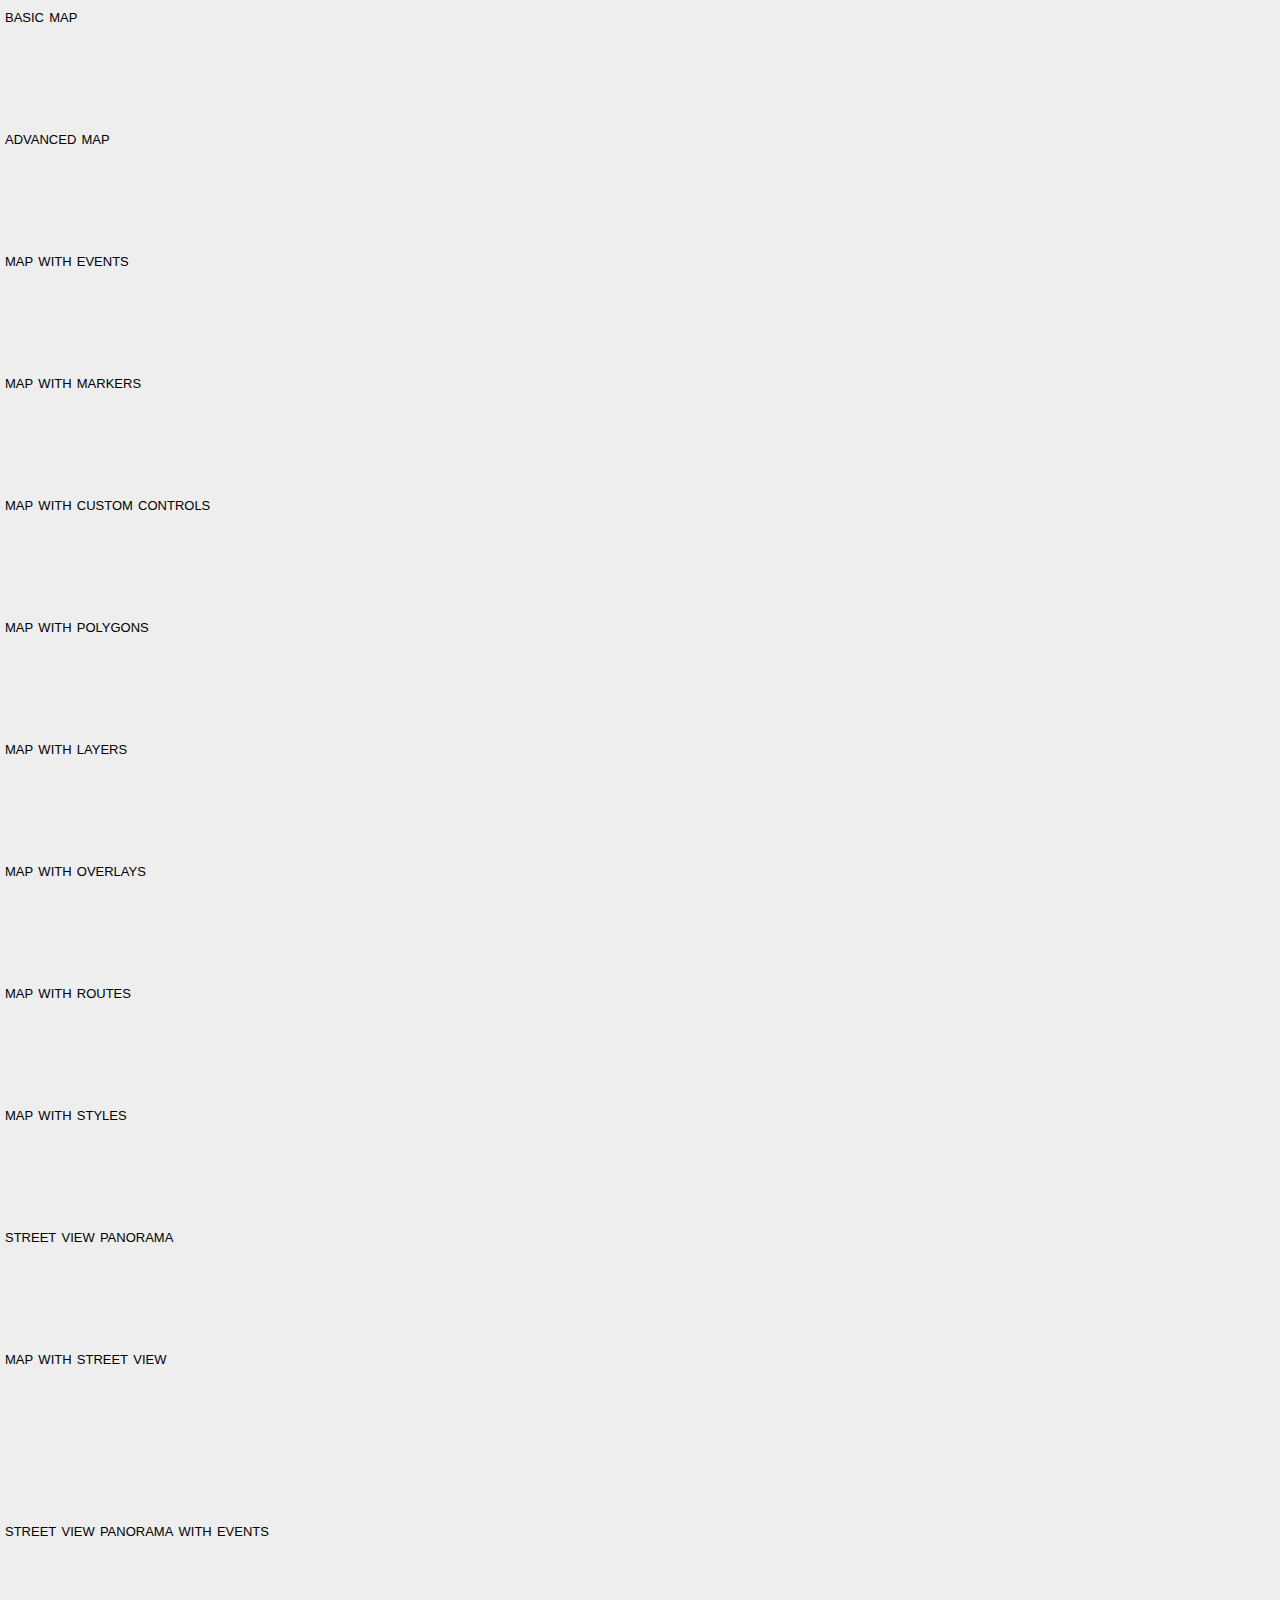
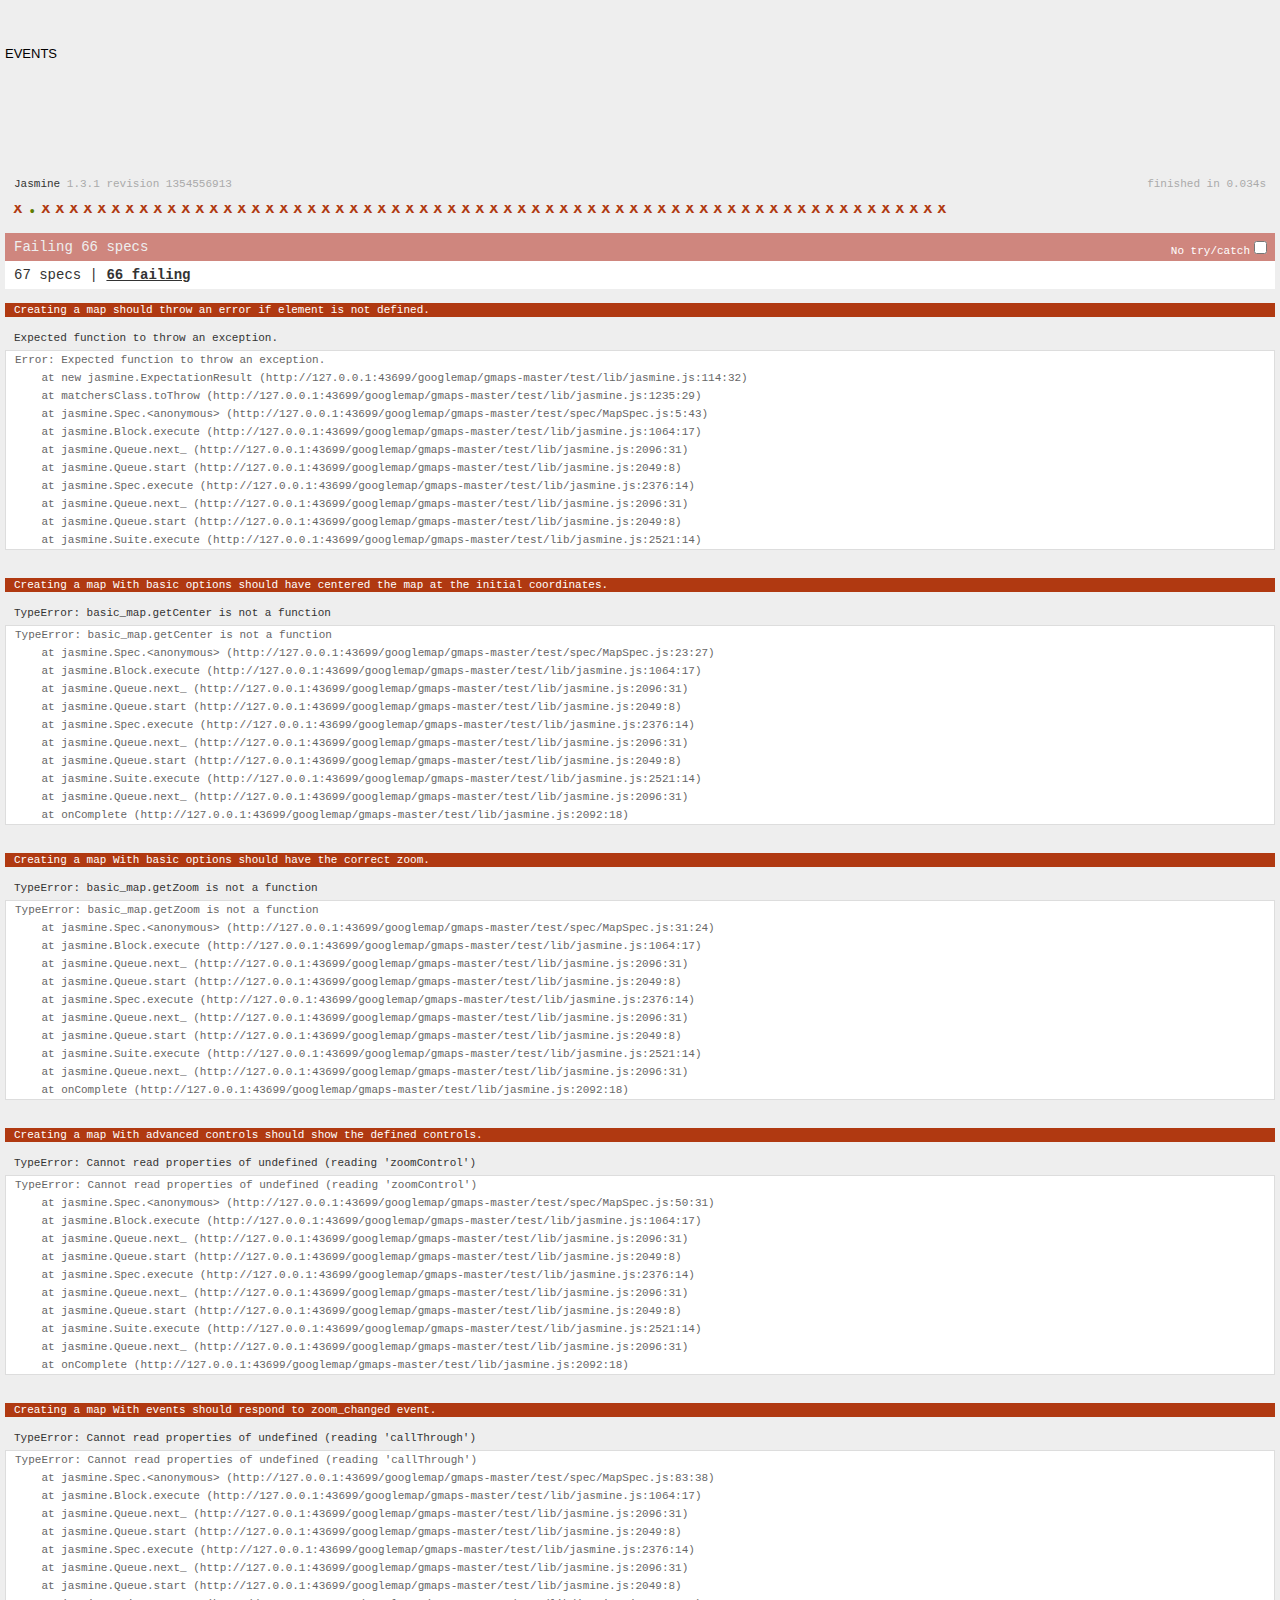
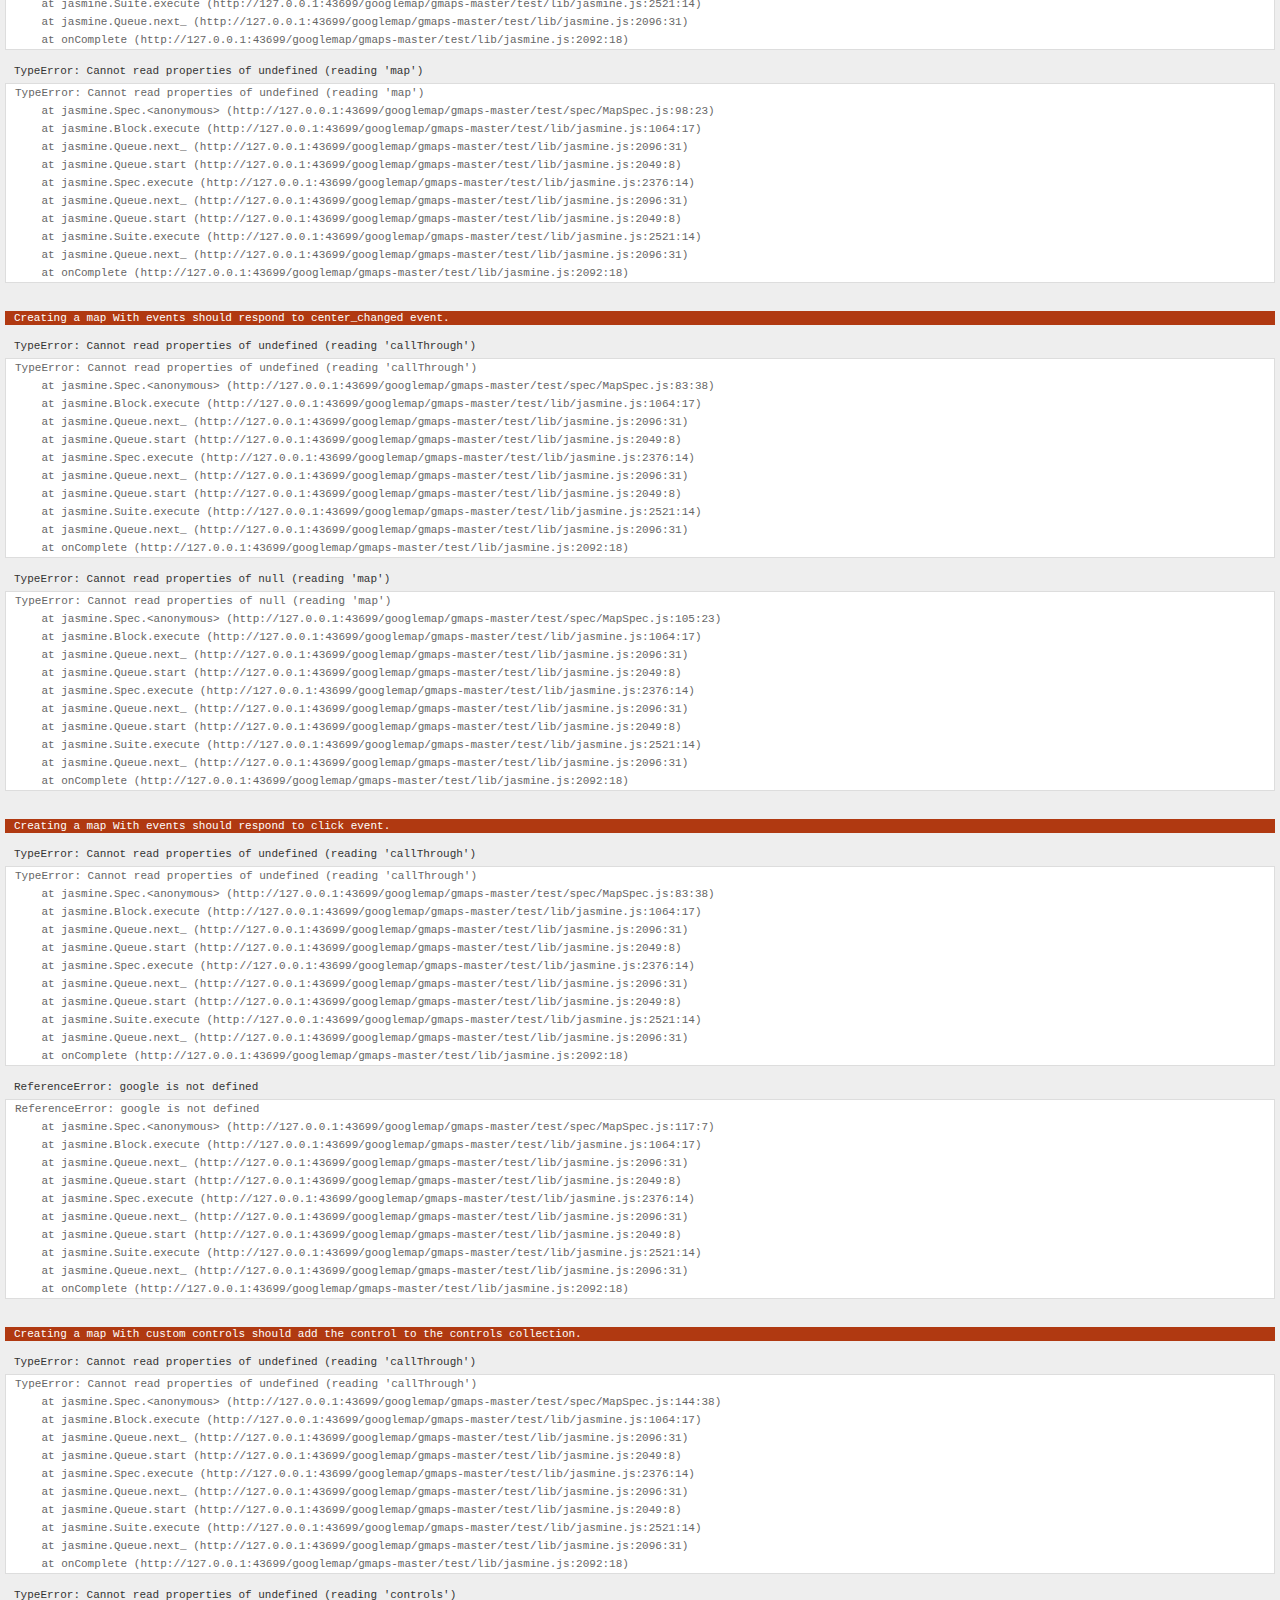
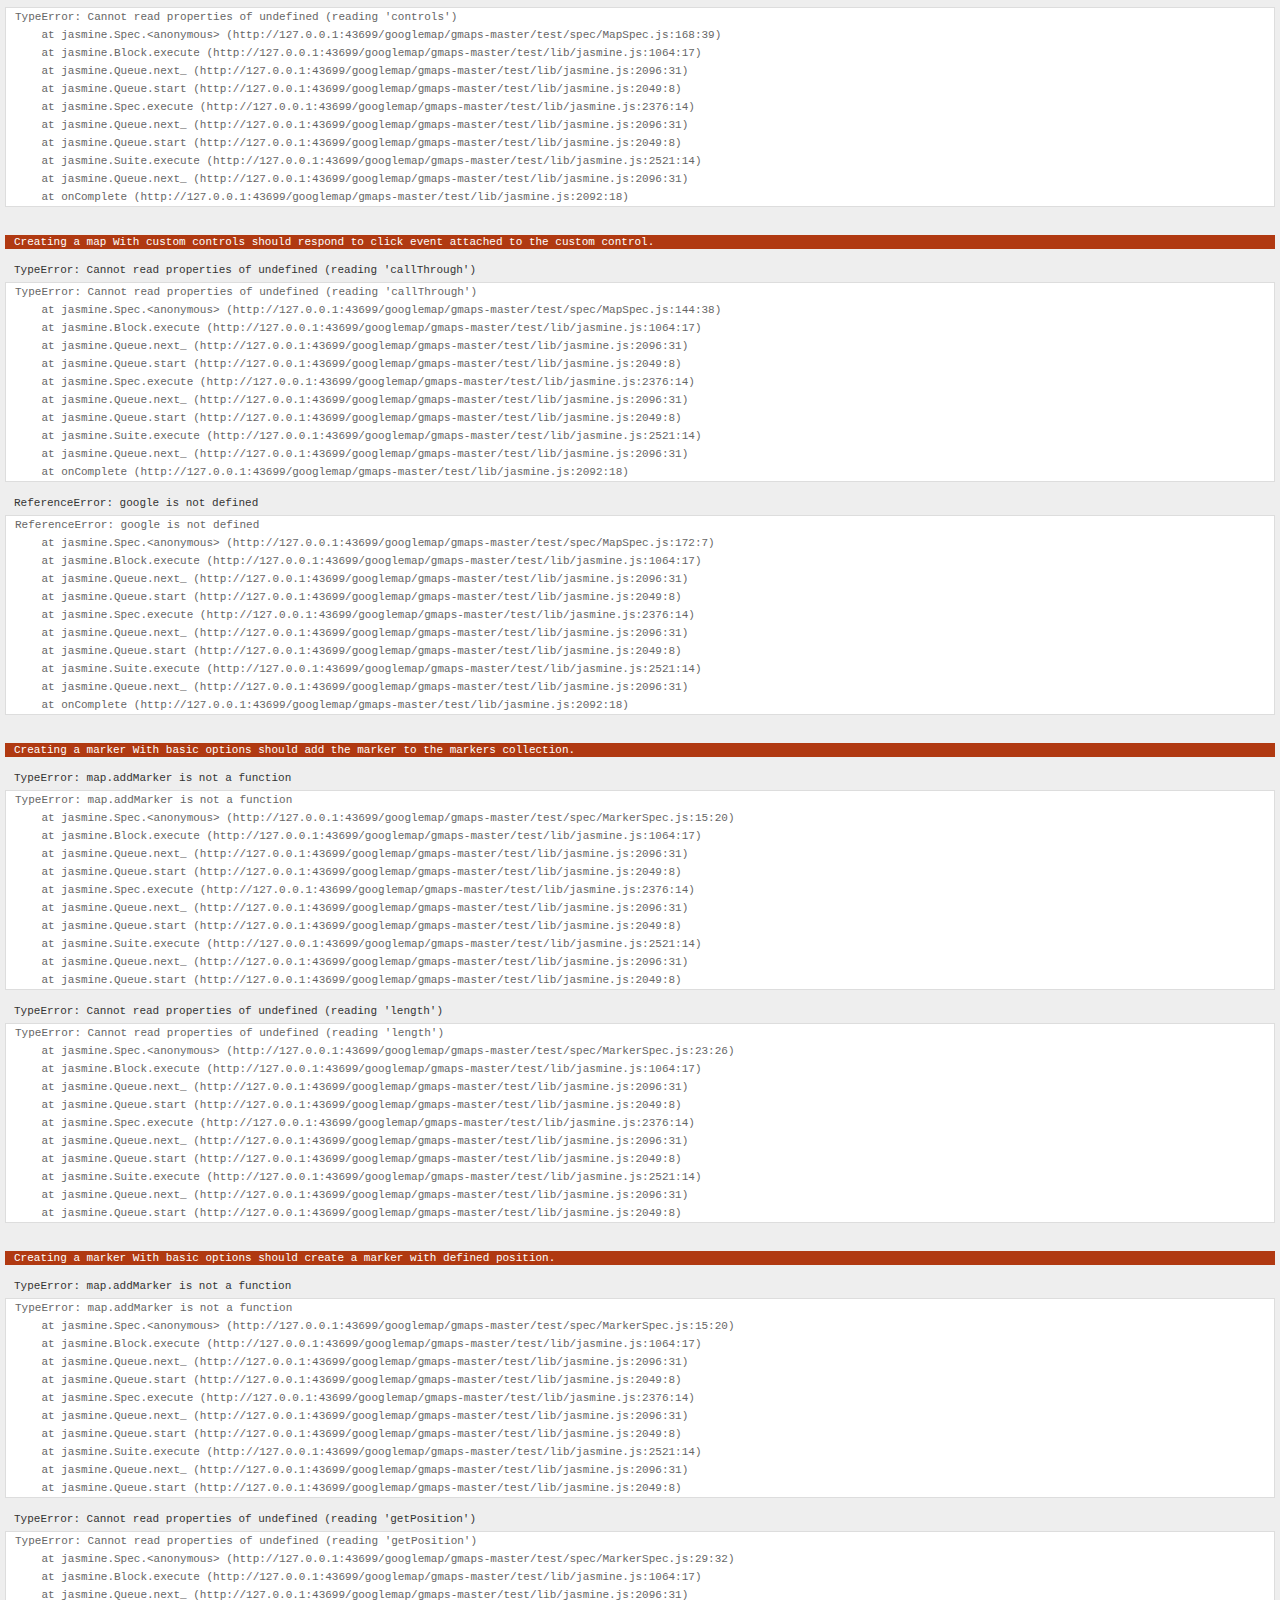
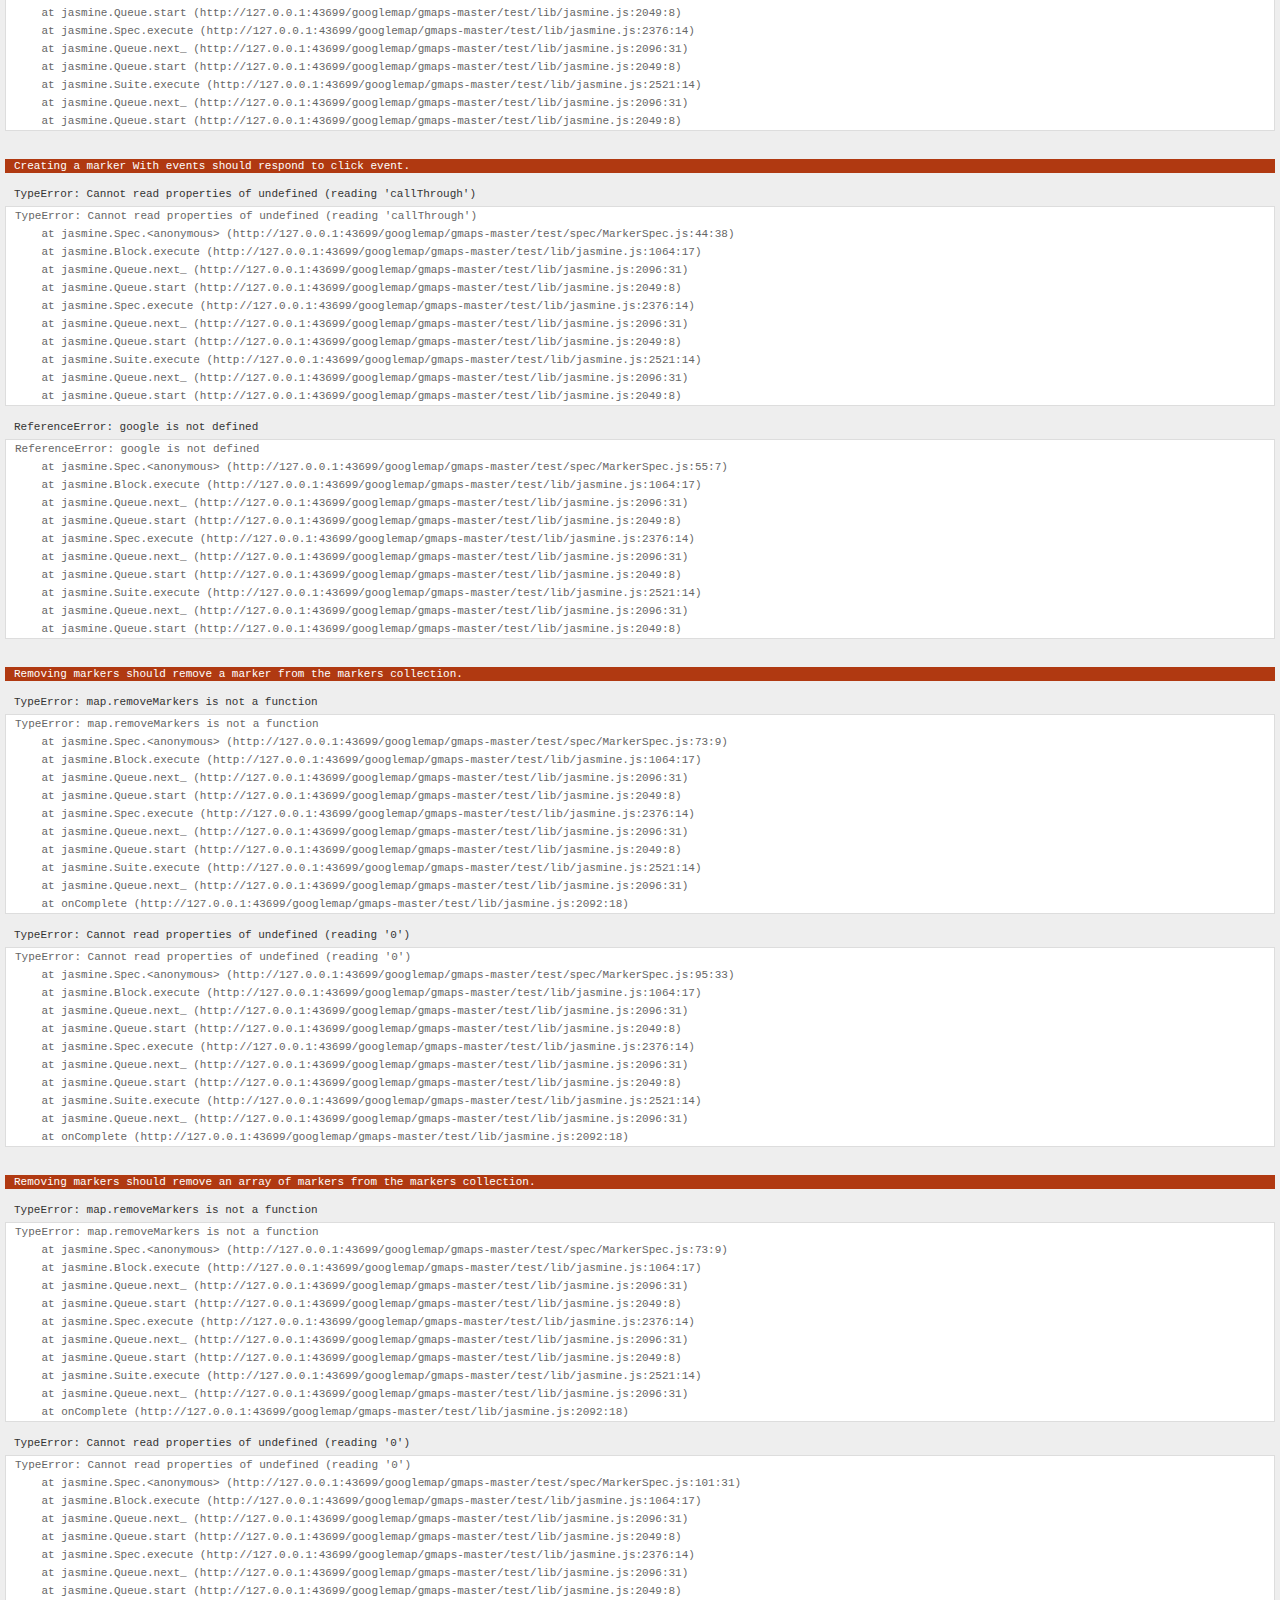
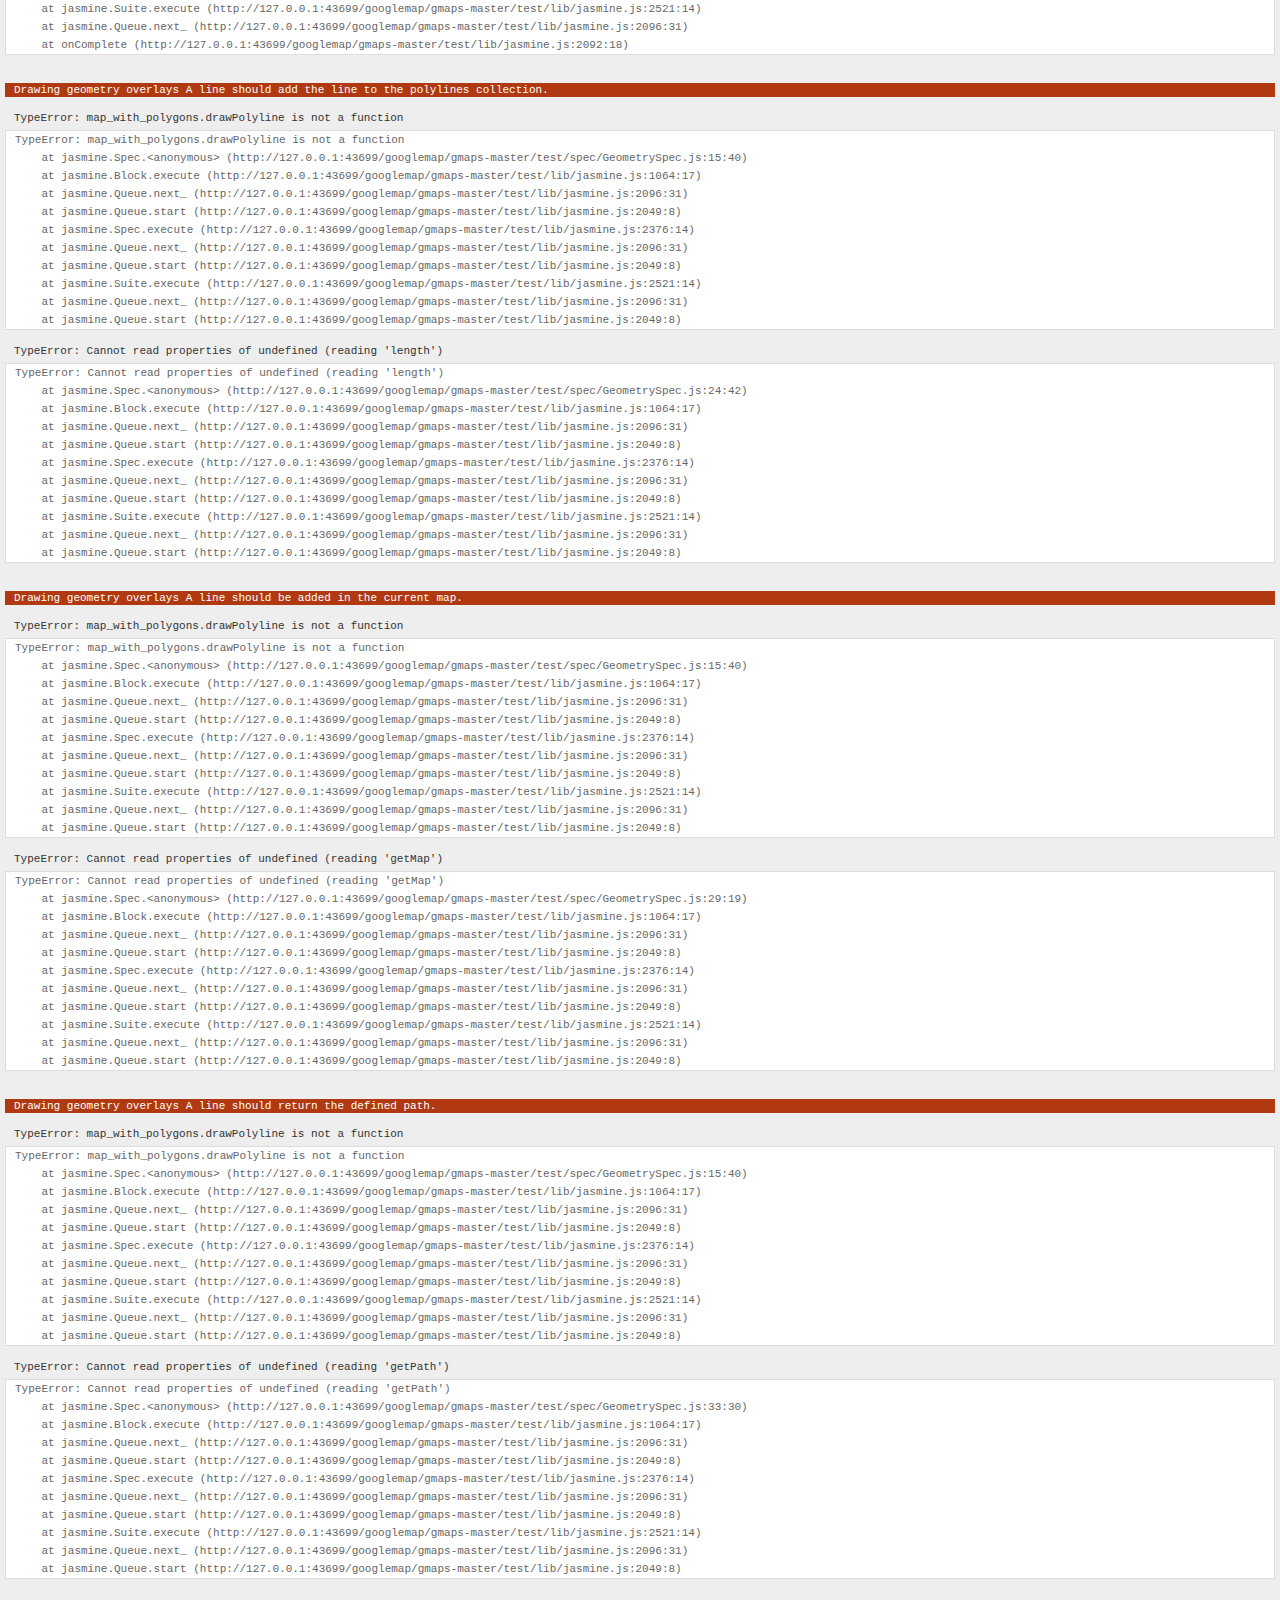
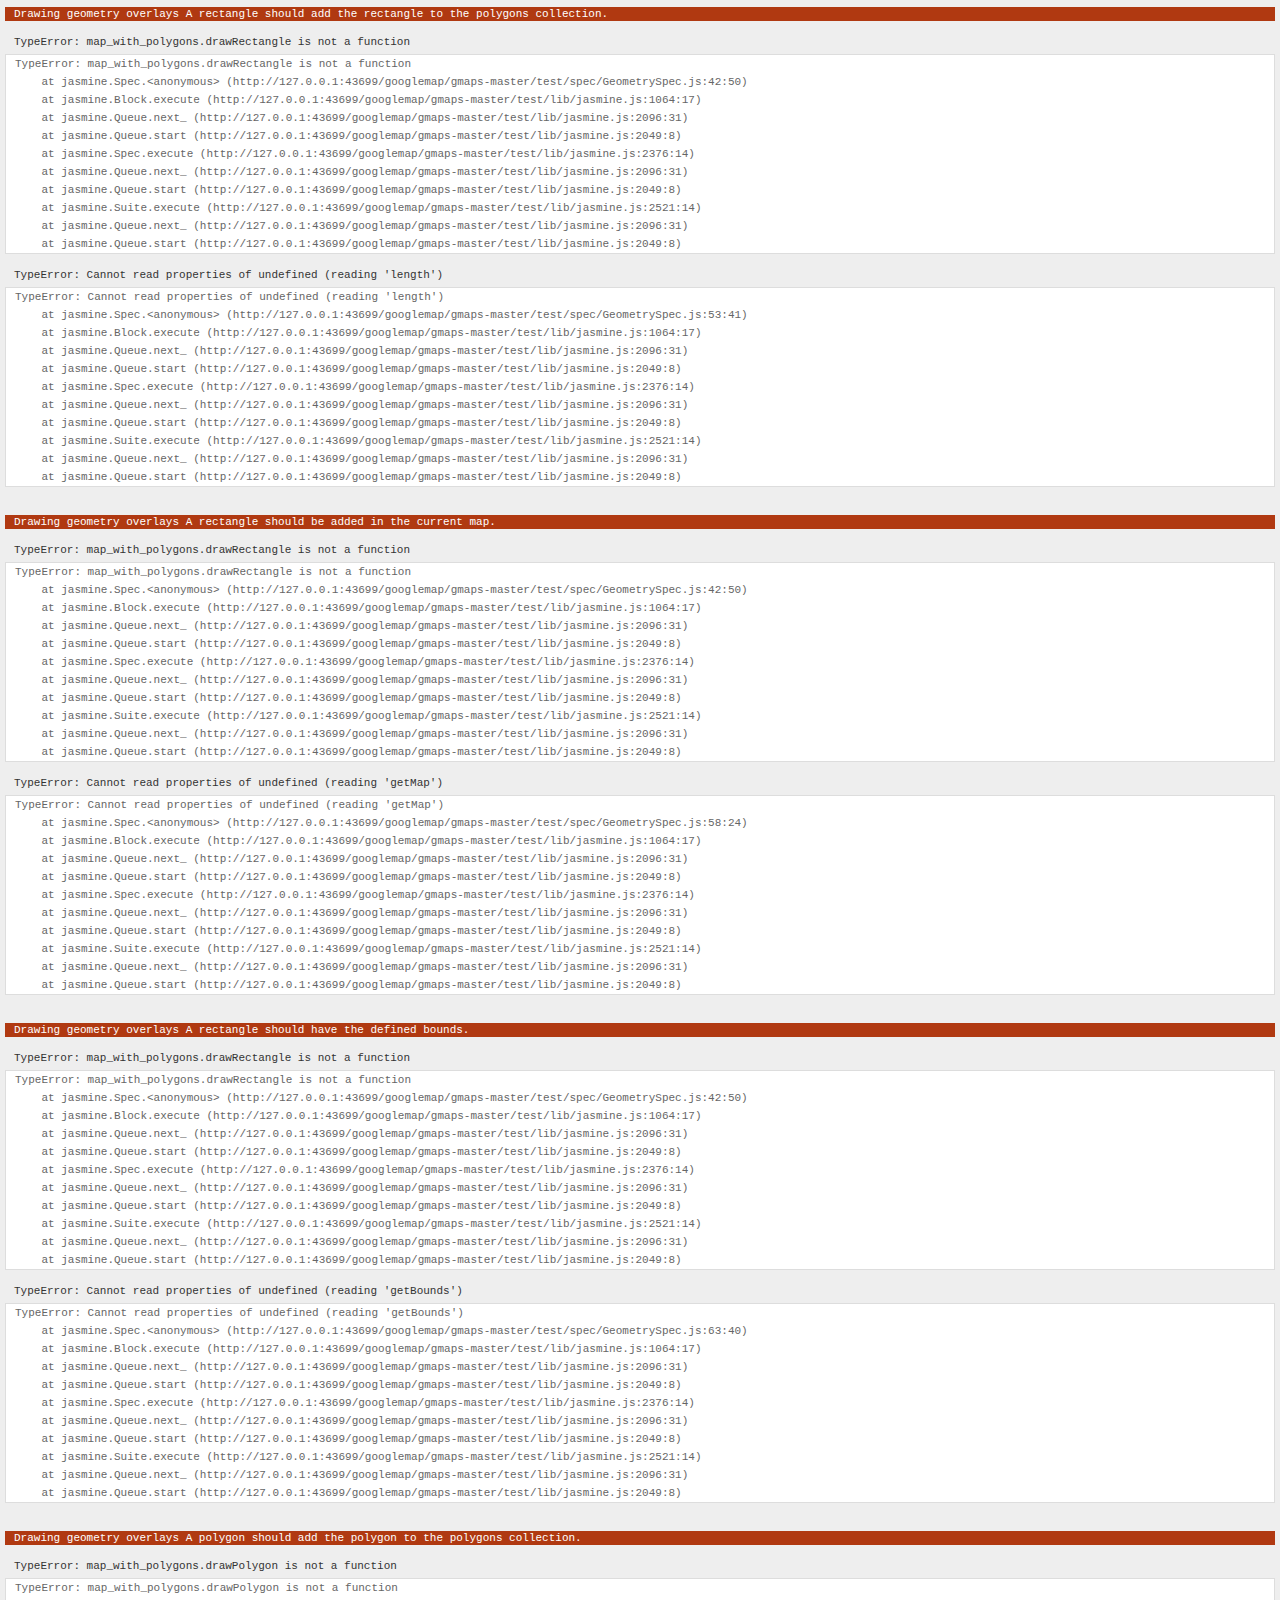
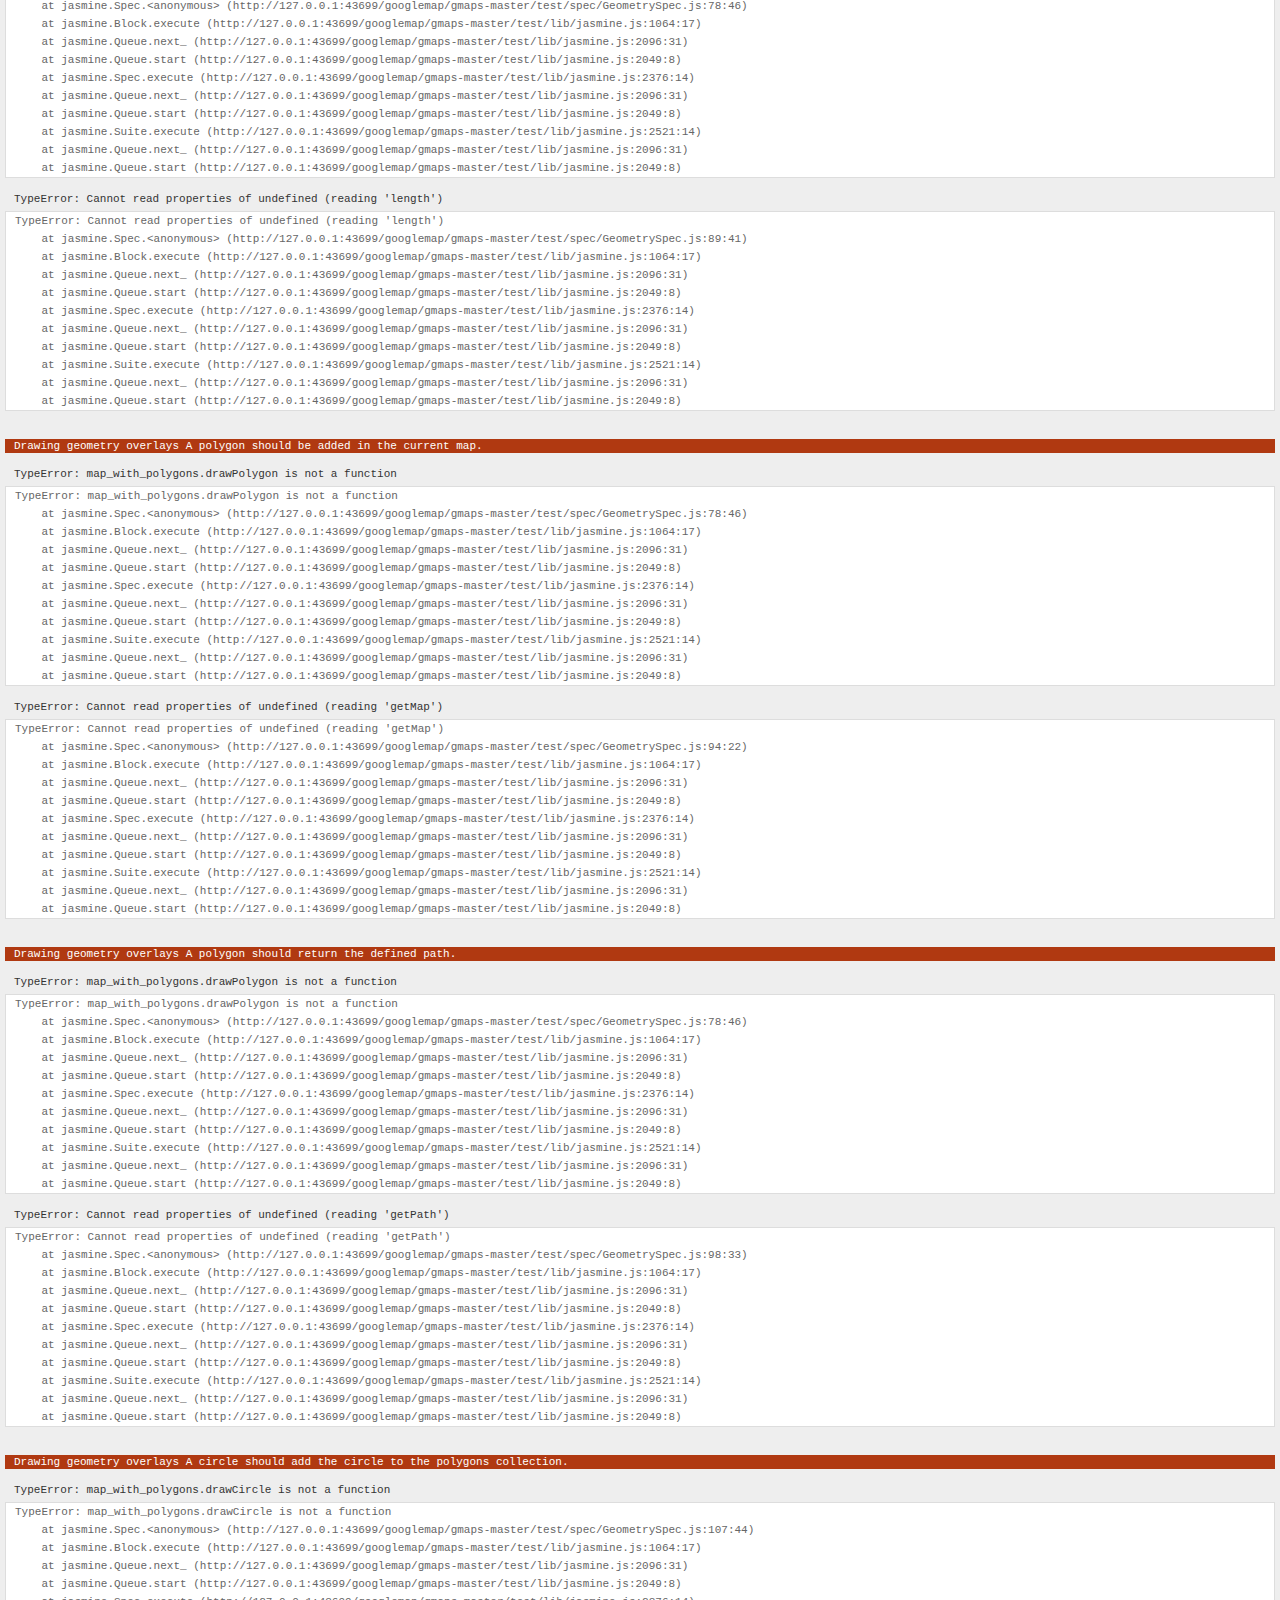
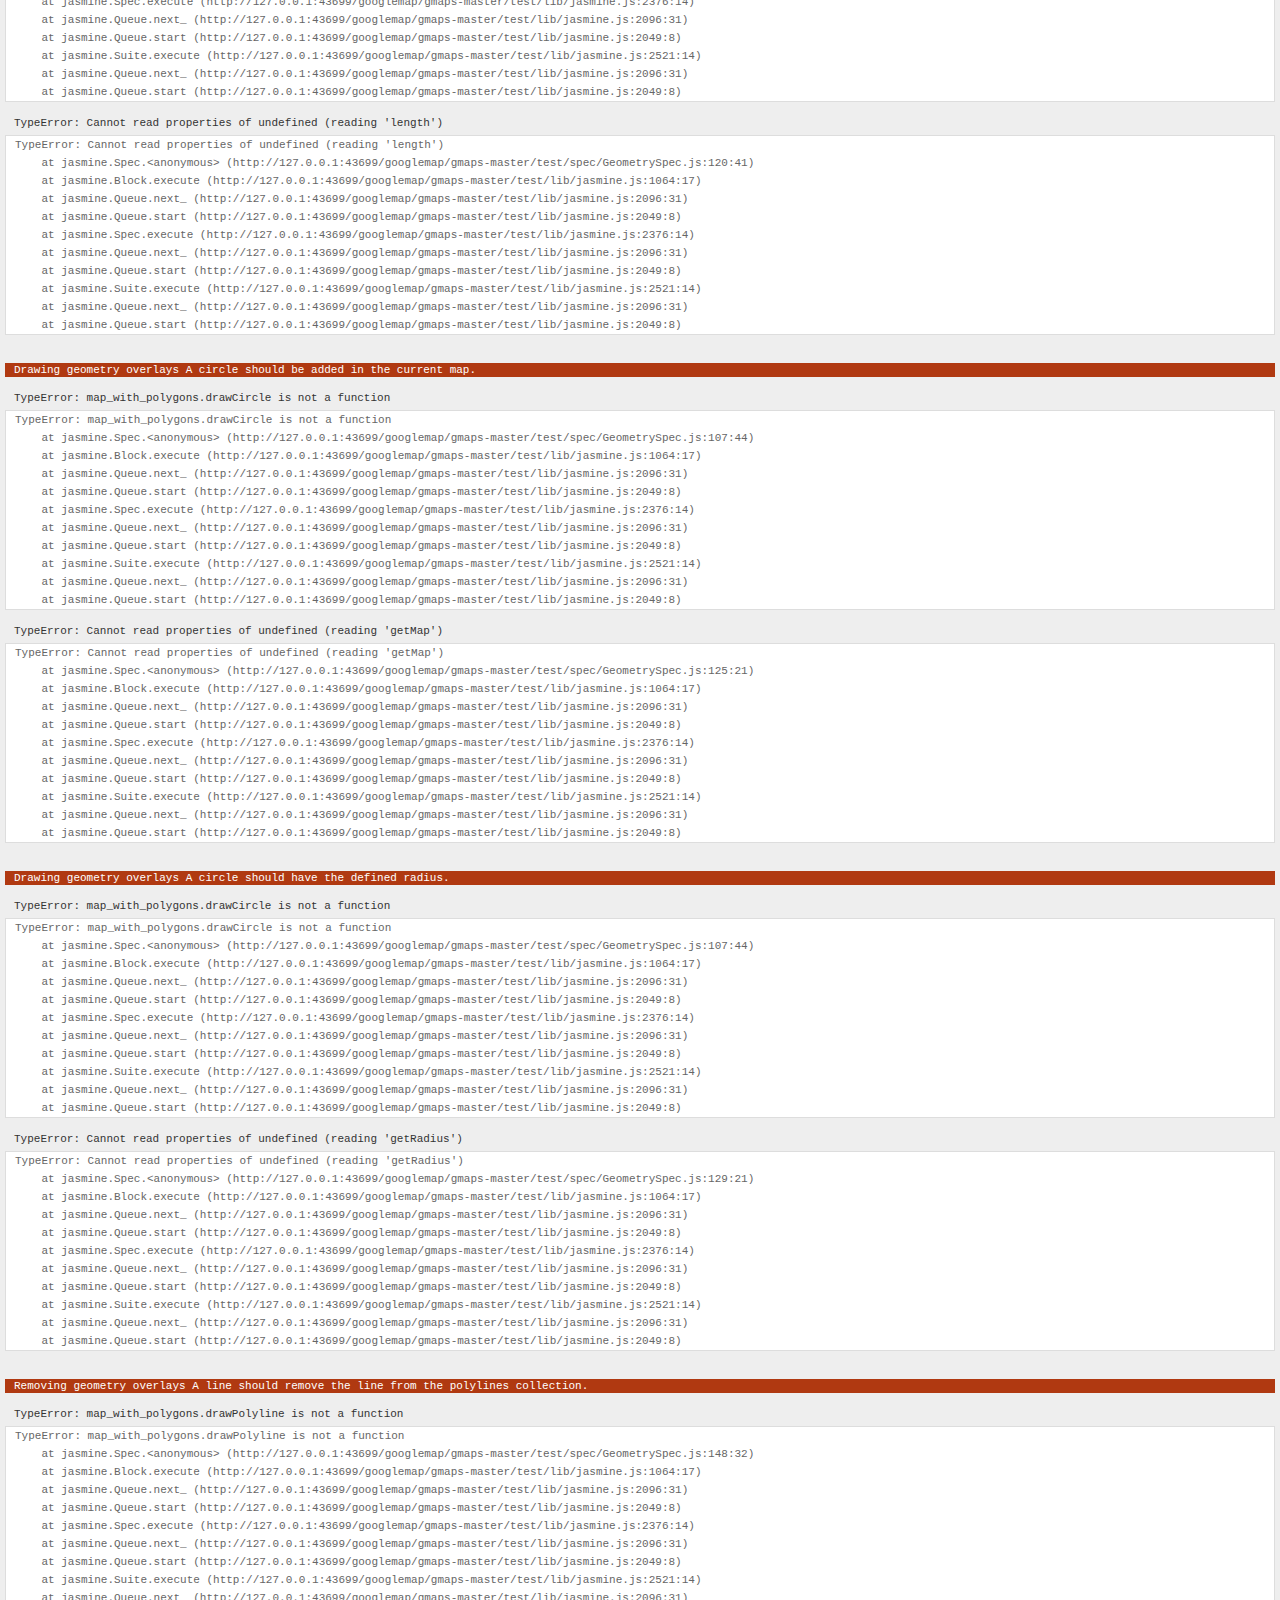
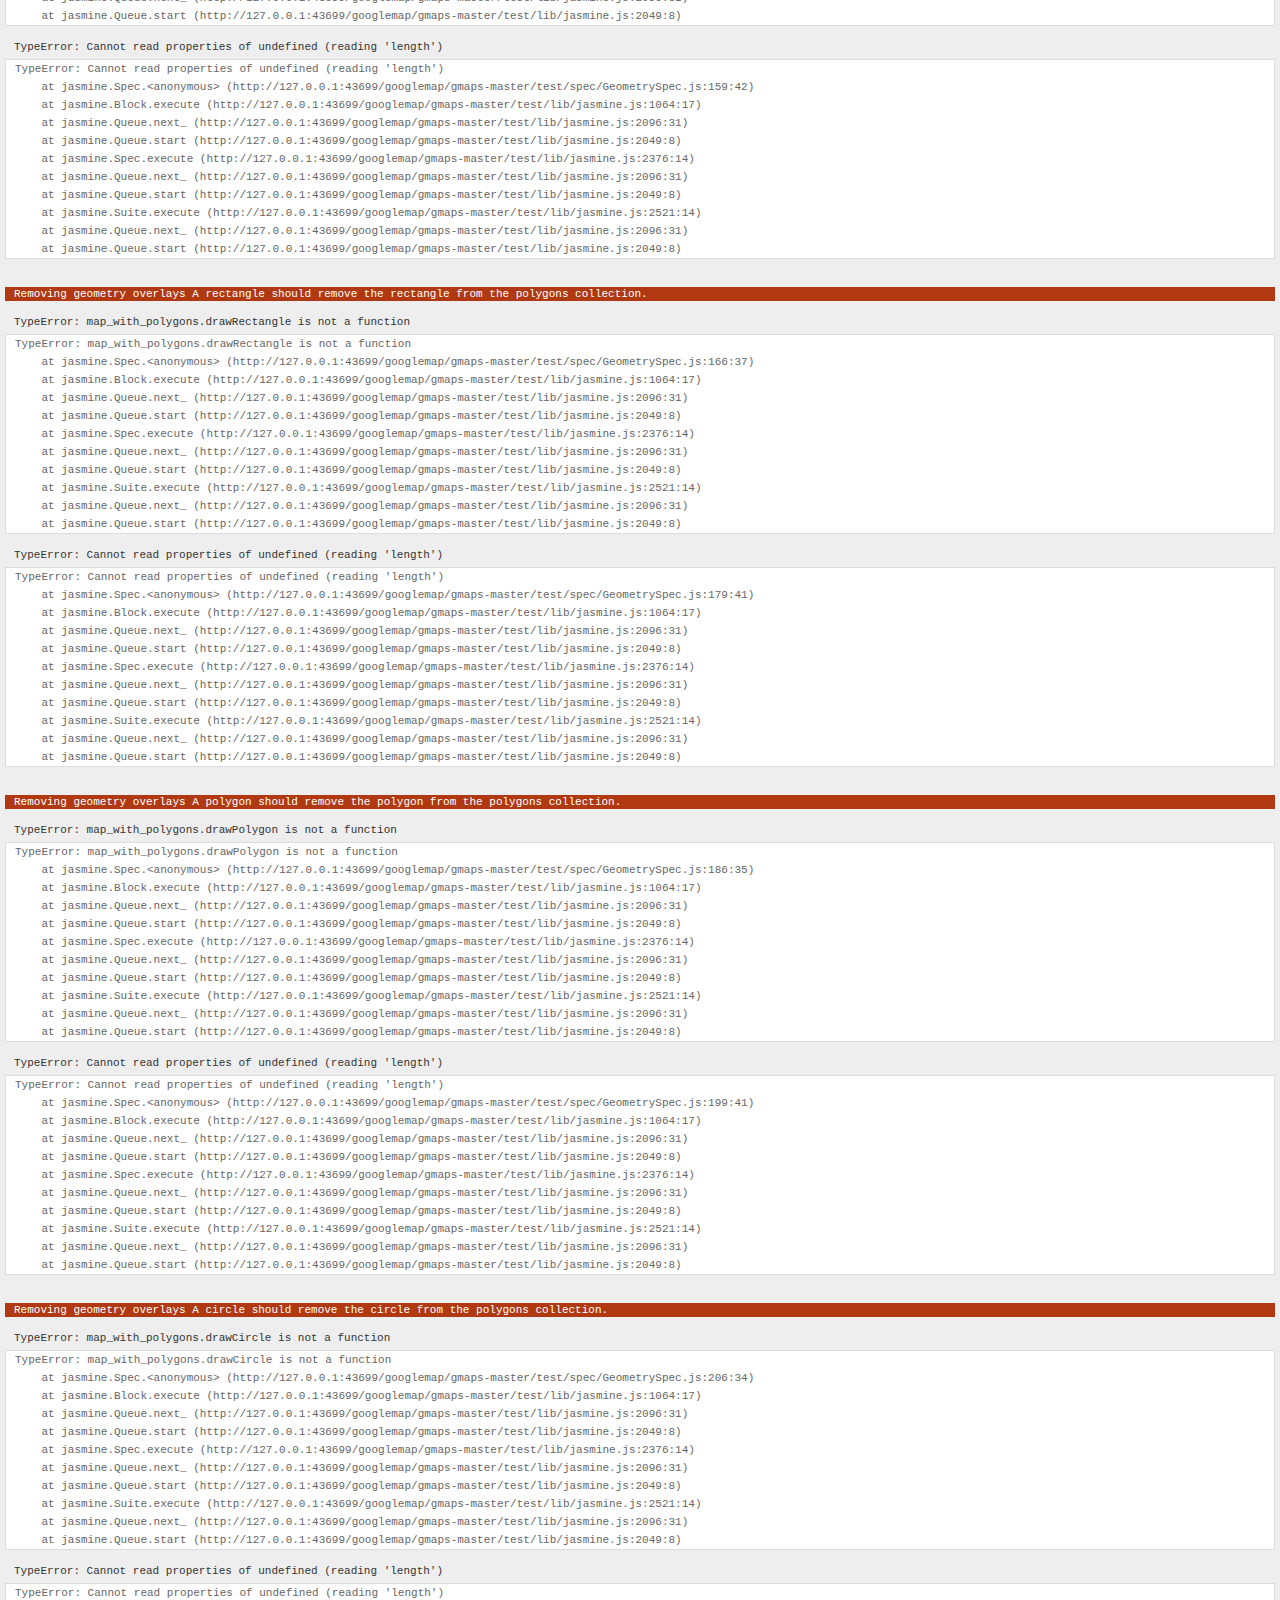
<file: googlemap/gmaps-master/test/index.html>
<!DOCTYPE html>
<html>
<head>
  <title>gmaps.js test</title>
  <link rel="stylesheet" type="text/css" href="lib/jasmine.css" />
  <link rel="stylesheet" href="style.css" />
  <script type="text/javascript" src="lib/jasmine.js"></script>
  <script type="text/javascript" src="lib/jasmine-html.js"></script>

  <script type="text/javascript" src="http://maps.google.com/maps/api/js?sensor=true"></script>
  <script type="text/javascript" src="../gmaps.js"></script>

  <script type="text/javascript" src="spec/MapSpec.js"></script>
  <script type="text/javascript" src="spec/MarkerSpec.js"></script>
  <script type="text/javascript" src="spec/GeometrySpec.js"></script>
  <script type="text/javascript" src="spec/LayerSpec.js"></script>
  <script type="text/javascript" src="spec/OverlaySpec.js"></script>
  <script type="text/javascript" src="spec/RouteSpec.js"></script>
  <script type="text/javascript" src="spec/StyleSpec.js"></script>
  <script type="text/javascript" src="spec/StreetViewSpec.js"></script>
  <script type="text/javascript" src="spec/EventSpec.js"></script>
  <script type="text/javascript" src="spec/ControlSpec.js"></script>

  <script type="text/javascript">
    (function() {
      var jasmineEnv = jasmine.getEnv();
      jasmineEnv.updateInterval = 1000;

      var htmlReporter = new jasmine.HtmlReporter();

      jasmineEnv.addReporter(htmlReporter);

      jasmineEnv.specFilter = function(spec) {
        return htmlReporter.specFilter(spec);
      };

      var currentWindowOnload = window.onload;

      window.onload = function() {
        if (currentWindowOnload) {
          currentWindowOnload();
        }

        execJasmine();
      };

      function execJasmine() {
        jasmineEnv.execute();
      }
    })();
  </script>
</head>
<body>
  <h3>Basic map</h3>
  <div class="map" id="basic-map"></div>
  <h3>Advanced map</h3>
  <div class="map" id="advanced-map"></div>
  <h3>Map with events</h3>
  <div class="map" id="map-with-events"></div>
  <h3>Map with markers</h3>
  <div class="map" id="map-with-markers"></div>
  <h3>Map with custom controls</h3>
  <div class="map" id="map-with-custom-controls"></div>
  <h3>Map with polygons</h3>
  <div class="map" id="map-with-polygons"></div>
  <h3>Map with layers</h3>
  <div class="map" id="map-with-layers"></div>
  <h3>Map with overlays</h3>
  <div class="map" id="map-with-overlays"></div>
  <h3>Map with routes</h3>
  <div class="map" id="map-with-routes"></div>
  <h3>Map with styles</h3>
  <div class="map" id="map-with-styles"></div>
  <h3>Street View Panorama</h3>
  <div class="panorama" id="streetview-standalone-panorama"></div>
  <h3>Map with Street View</h3>
  <div class="with-columns">
    <div class="map" id="map-with-streetview"></div>
    <div class="panorama" id="streetview-panorama"></div>
  </div>
  <h3>Street View Panorama with events</h3>
  <div class="panorama" id="streetview-with-events"></div>
  <h3>Events</h3>
  <div class="map" id="events"></div>
</body>
</html>
</file>
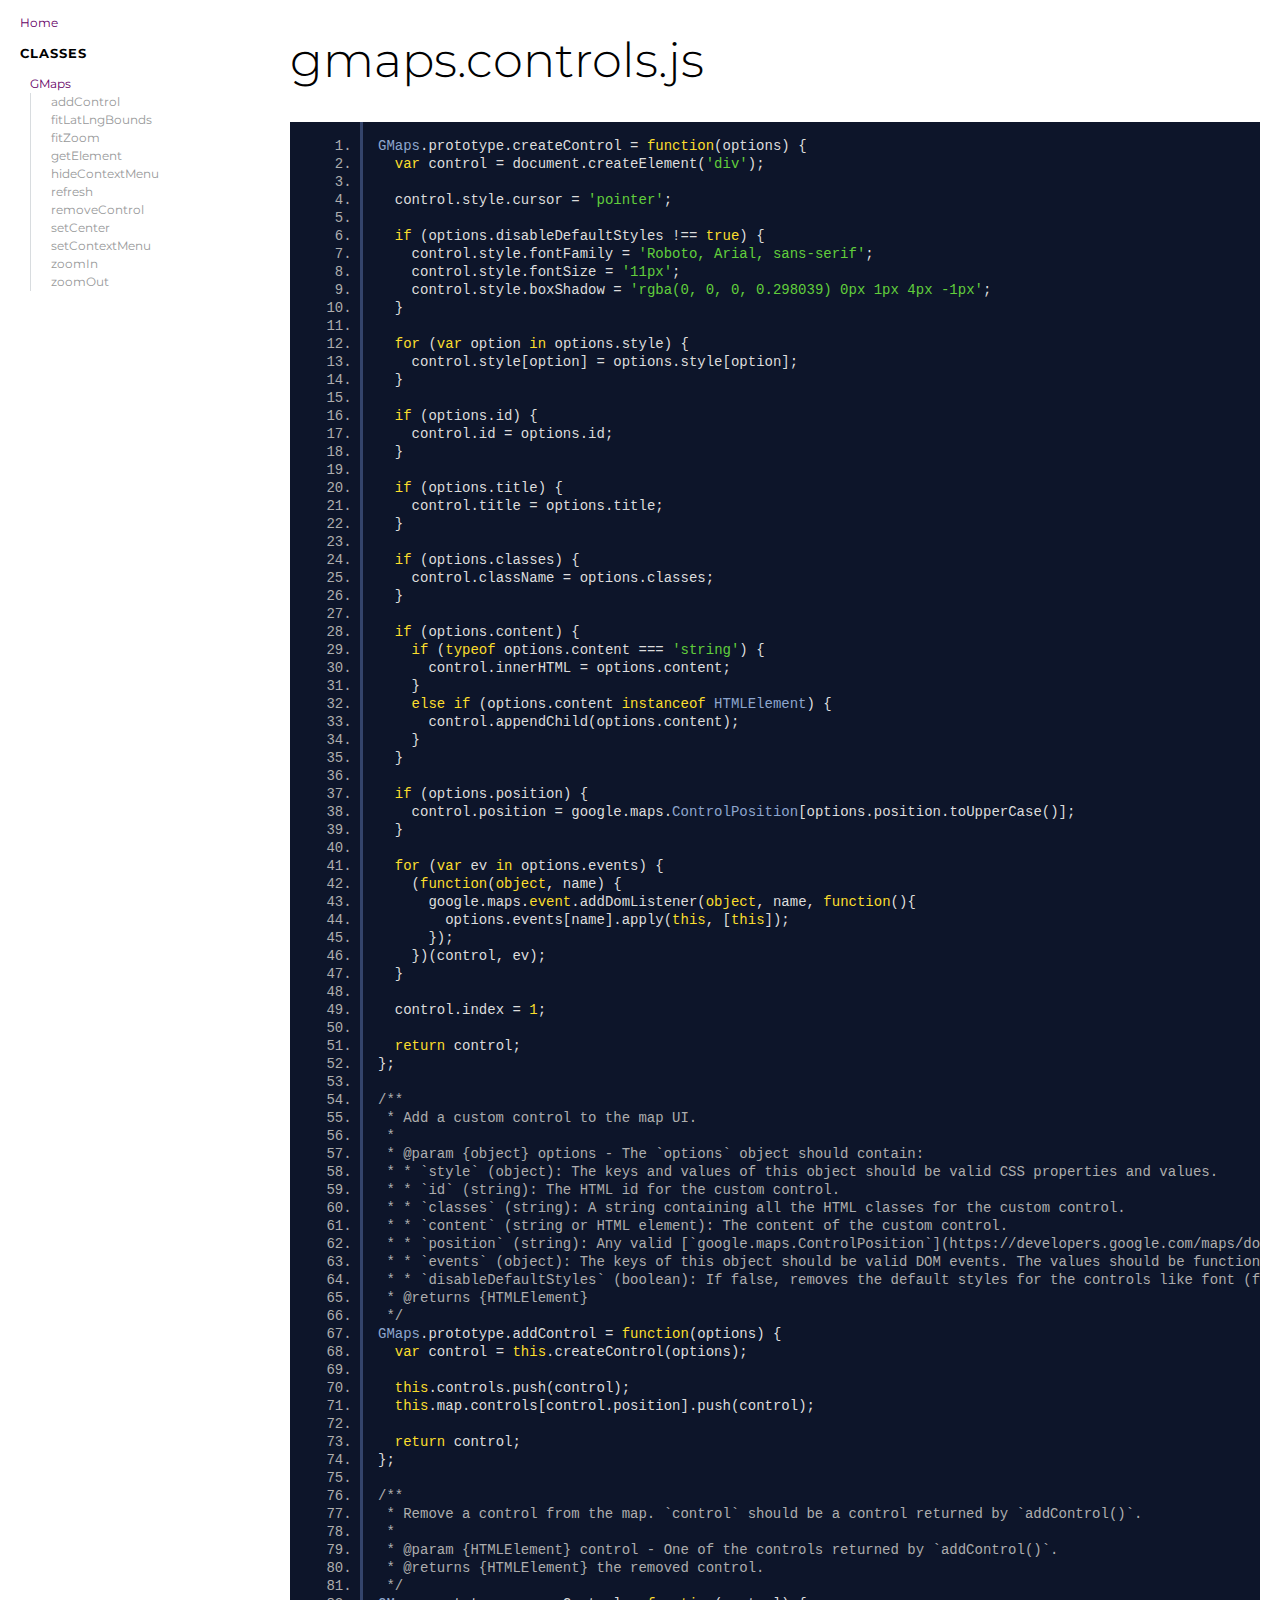
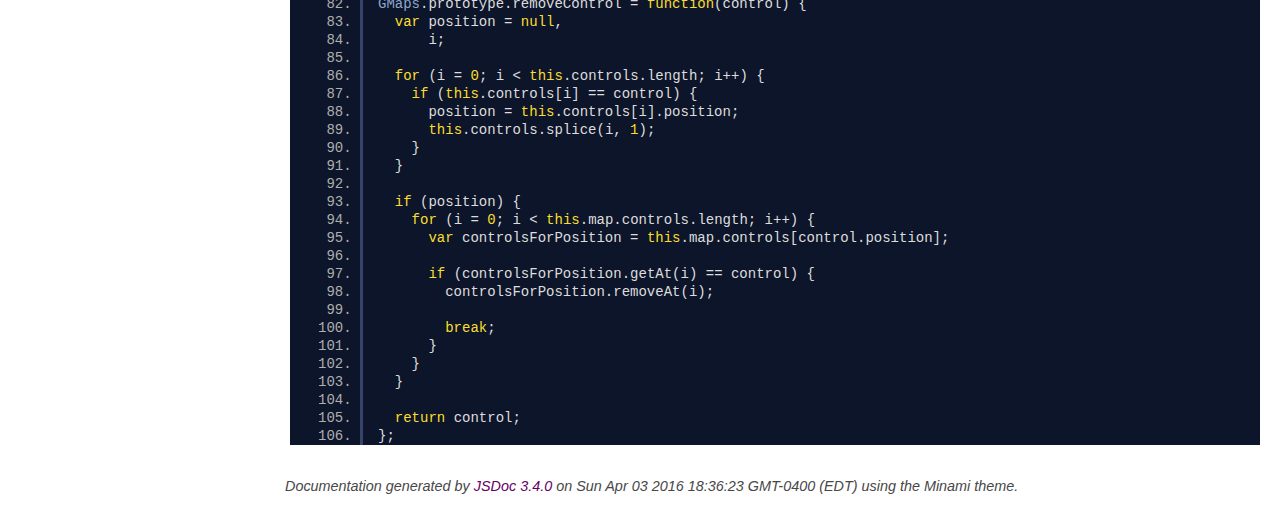
<file: googlemap/gmaps-master/docs/gmaps.controls.js.html>
<!DOCTYPE html>
<html lang="en">
<head>
    <meta charset="utf-8">
    <title>gmaps.controls.js - Documentation</title>

    <script src="scripts/prettify/prettify.js"></script>
    <script src="scripts/prettify/lang-css.js"></script>
    <!--[if lt IE 9]>
      <script src="//html5shiv.googlecode.com/svn/trunk/html5.js"></script>
    <![endif]-->
    <link type="text/css" rel="stylesheet" href="https://code.ionicframework.com/ionicons/2.0.1/css/ionicons.min.css">
    <link type="text/css" rel="stylesheet" href="styles/prettify.css">
    <link type="text/css" rel="stylesheet" href="styles/jsdoc.css">
</head>
<body>

<input type="checkbox" id="nav-trigger" class="nav-trigger" />
<label for="nav-trigger" class="navicon-button x">
  <div class="navicon"></div>
</label>

<label for="nav-trigger" class="overlay"></label>

<nav>
    <h2><a href="index.html">Home</a></h2><h3>Classes</h3><ul><li><a href="GMaps.html">GMaps</a><ul class='methods'><li data-type='method'><a href="GMaps.html#addControl">addControl</a></li><li data-type='method'><a href="GMaps.html#fitLatLngBounds">fitLatLngBounds</a></li><li data-type='method'><a href="GMaps.html#fitZoom">fitZoom</a></li><li data-type='method'><a href="GMaps.html#getElement">getElement</a></li><li data-type='method'><a href="GMaps.html#hideContextMenu">hideContextMenu</a></li><li data-type='method'><a href="GMaps.html#refresh">refresh</a></li><li data-type='method'><a href="GMaps.html#removeControl">removeControl</a></li><li data-type='method'><a href="GMaps.html#setCenter">setCenter</a></li><li data-type='method'><a href="GMaps.html#setContextMenu">setContextMenu</a></li><li data-type='method'><a href="GMaps.html#zoomIn">zoomIn</a></li><li data-type='method'><a href="GMaps.html#zoomOut">zoomOut</a></li></ul></li></ul>
</nav>

<div id="main">
    
    <h1 class="page-title">gmaps.controls.js</h1>
    

    



    
    <section>
        <article>
            <pre class="prettyprint source linenums"><code>GMaps.prototype.createControl = function(options) {
  var control = document.createElement('div');

  control.style.cursor = 'pointer';

  if (options.disableDefaultStyles !== true) {
    control.style.fontFamily = 'Roboto, Arial, sans-serif';
    control.style.fontSize = '11px';
    control.style.boxShadow = 'rgba(0, 0, 0, 0.298039) 0px 1px 4px -1px';
  }

  for (var option in options.style) {
    control.style[option] = options.style[option];
  }

  if (options.id) {
    control.id = options.id;
  }

  if (options.title) {
    control.title = options.title;
  }

  if (options.classes) {
    control.className = options.classes;
  }

  if (options.content) {
    if (typeof options.content === 'string') {
      control.innerHTML = options.content;
    }
    else if (options.content instanceof HTMLElement) {
      control.appendChild(options.content);
    }
  }

  if (options.position) {
    control.position = google.maps.ControlPosition[options.position.toUpperCase()];
  }

  for (var ev in options.events) {
    (function(object, name) {
      google.maps.event.addDomListener(object, name, function(){
        options.events[name].apply(this, [this]);
      });
    })(control, ev);
  }

  control.index = 1;

  return control;
};

/**
 * Add a custom control to the map UI.
 *
 * @param {object} options - The `options` object should contain:
 * * `style` (object): The keys and values of this object should be valid CSS properties and values.
 * * `id` (string): The HTML id for the custom control.
 * * `classes` (string): A string containing all the HTML classes for the custom control.
 * * `content` (string or HTML element): The content of the custom control.
 * * `position` (string): Any valid [`google.maps.ControlPosition`](https://developers.google.com/maps/documentation/javascript/controls#ControlPositioning) value, in lower or upper case.
 * * `events` (object): The keys of this object should be valid DOM events. The values should be functions.
 * * `disableDefaultStyles` (boolean): If false, removes the default styles for the controls like font (family and size), and box shadow.
 * @returns {HTMLElement}
 */
GMaps.prototype.addControl = function(options) {
  var control = this.createControl(options);

  this.controls.push(control);
  this.map.controls[control.position].push(control);

  return control;
};

/**
 * Remove a control from the map. `control` should be a control returned by `addControl()`.
 *
 * @param {HTMLElement} control - One of the controls returned by `addControl()`.
 * @returns {HTMLElement} the removed control.
 */
GMaps.prototype.removeControl = function(control) {
  var position = null,
      i;

  for (i = 0; i &lt; this.controls.length; i++) {
    if (this.controls[i] == control) {
      position = this.controls[i].position;
      this.controls.splice(i, 1);
    }
  }

  if (position) {
    for (i = 0; i &lt; this.map.controls.length; i++) {
      var controlsForPosition = this.map.controls[control.position];

      if (controlsForPosition.getAt(i) == control) {
        controlsForPosition.removeAt(i);

        break;
      }
    }
  }

  return control;
};
</code></pre>
        </article>
    </section>




</div>

<br class="clear">

<footer>
    Documentation generated by <a href="https://github.com/jsdoc3/jsdoc">JSDoc 3.4.0</a> on Sun Apr 03 2016 18:36:23 GMT-0400 (EDT) using the Minami theme.
</footer>

<script>prettyPrint();</script>
<script src="scripts/linenumber.js"></script>
</body>
</html>
</file>
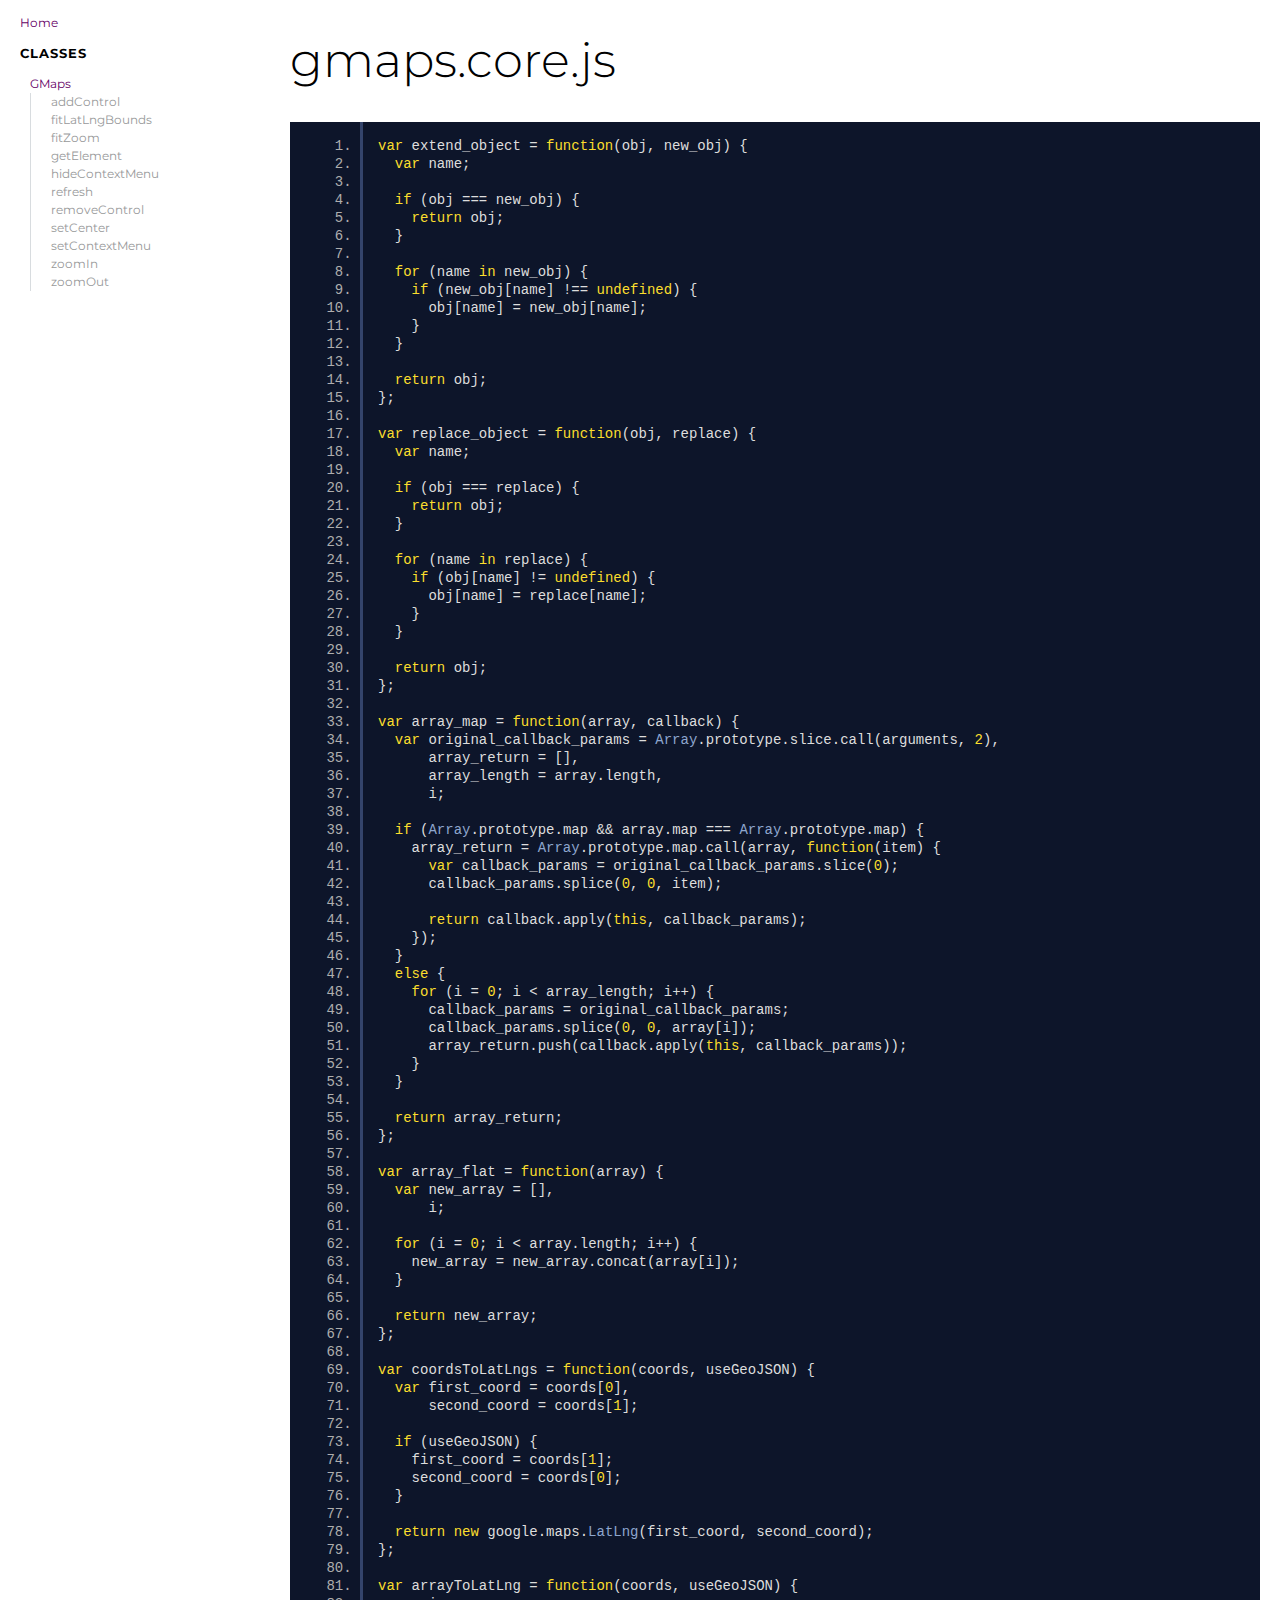
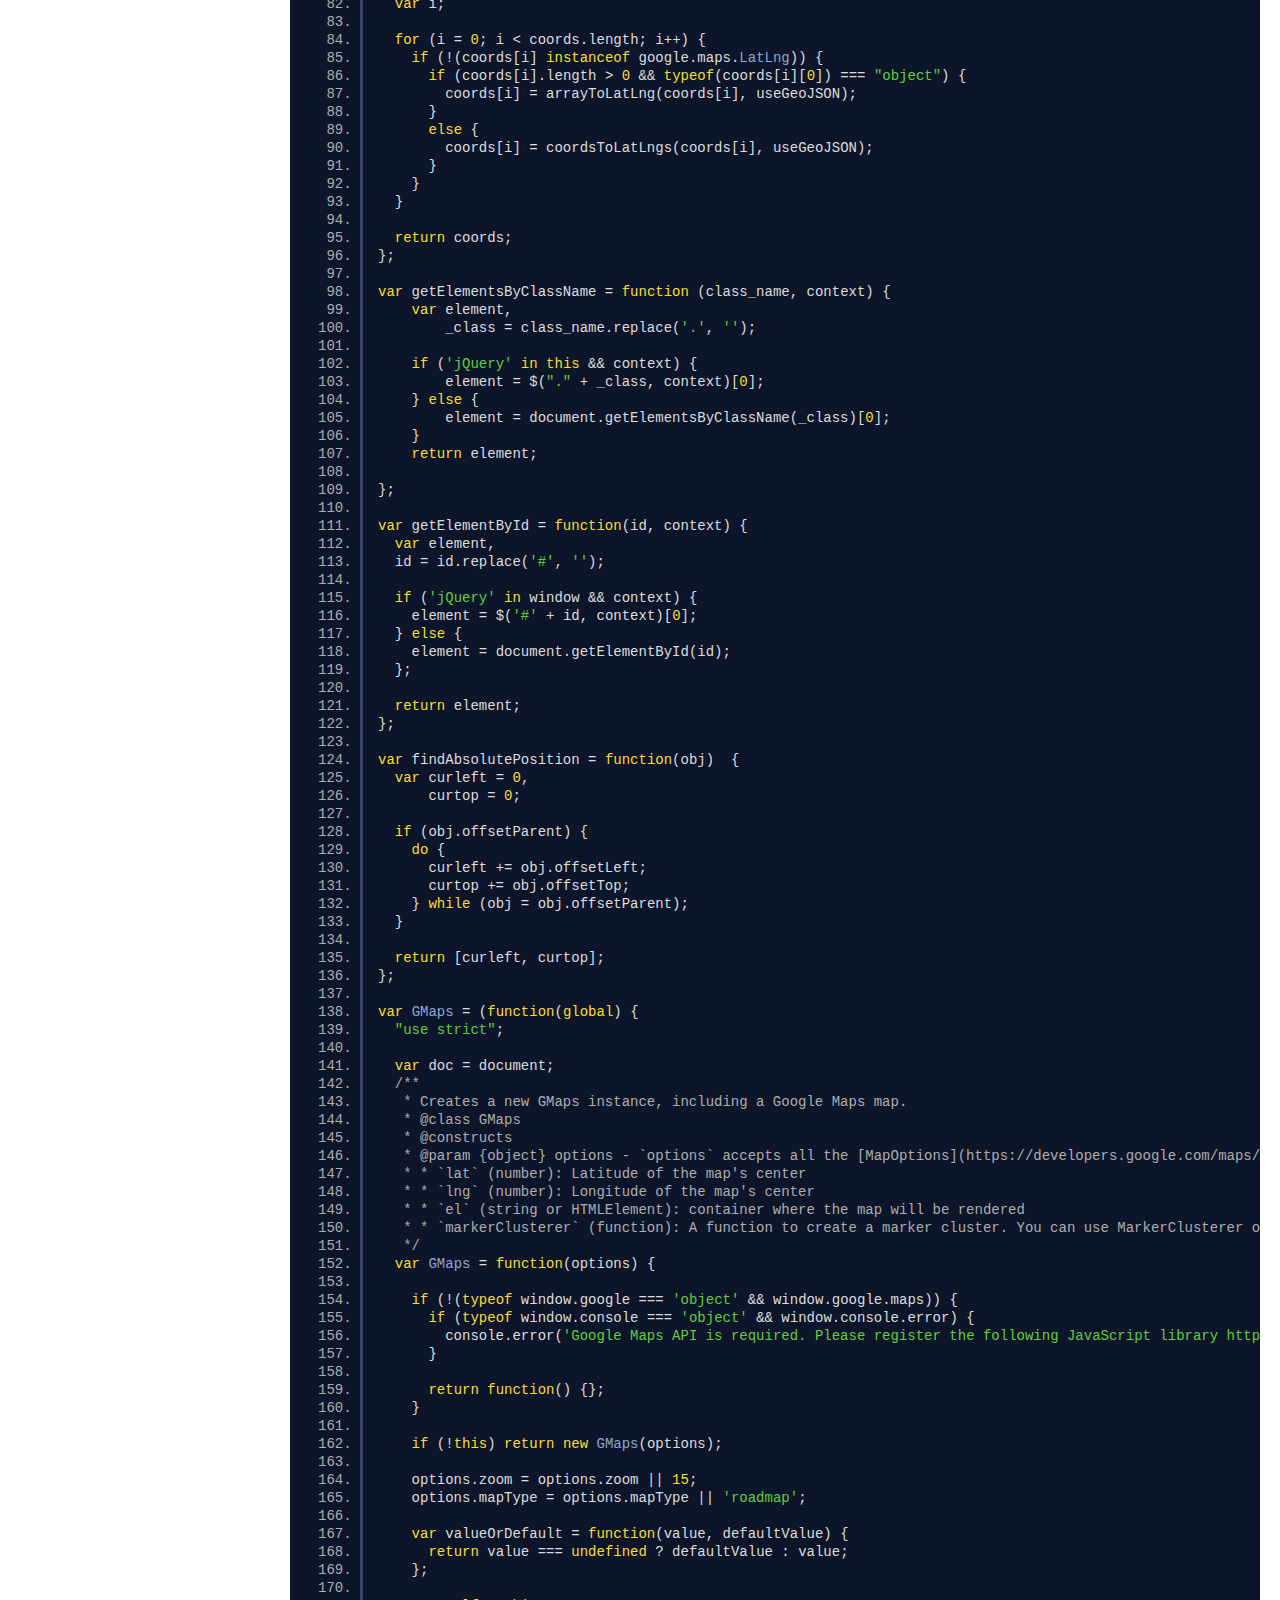
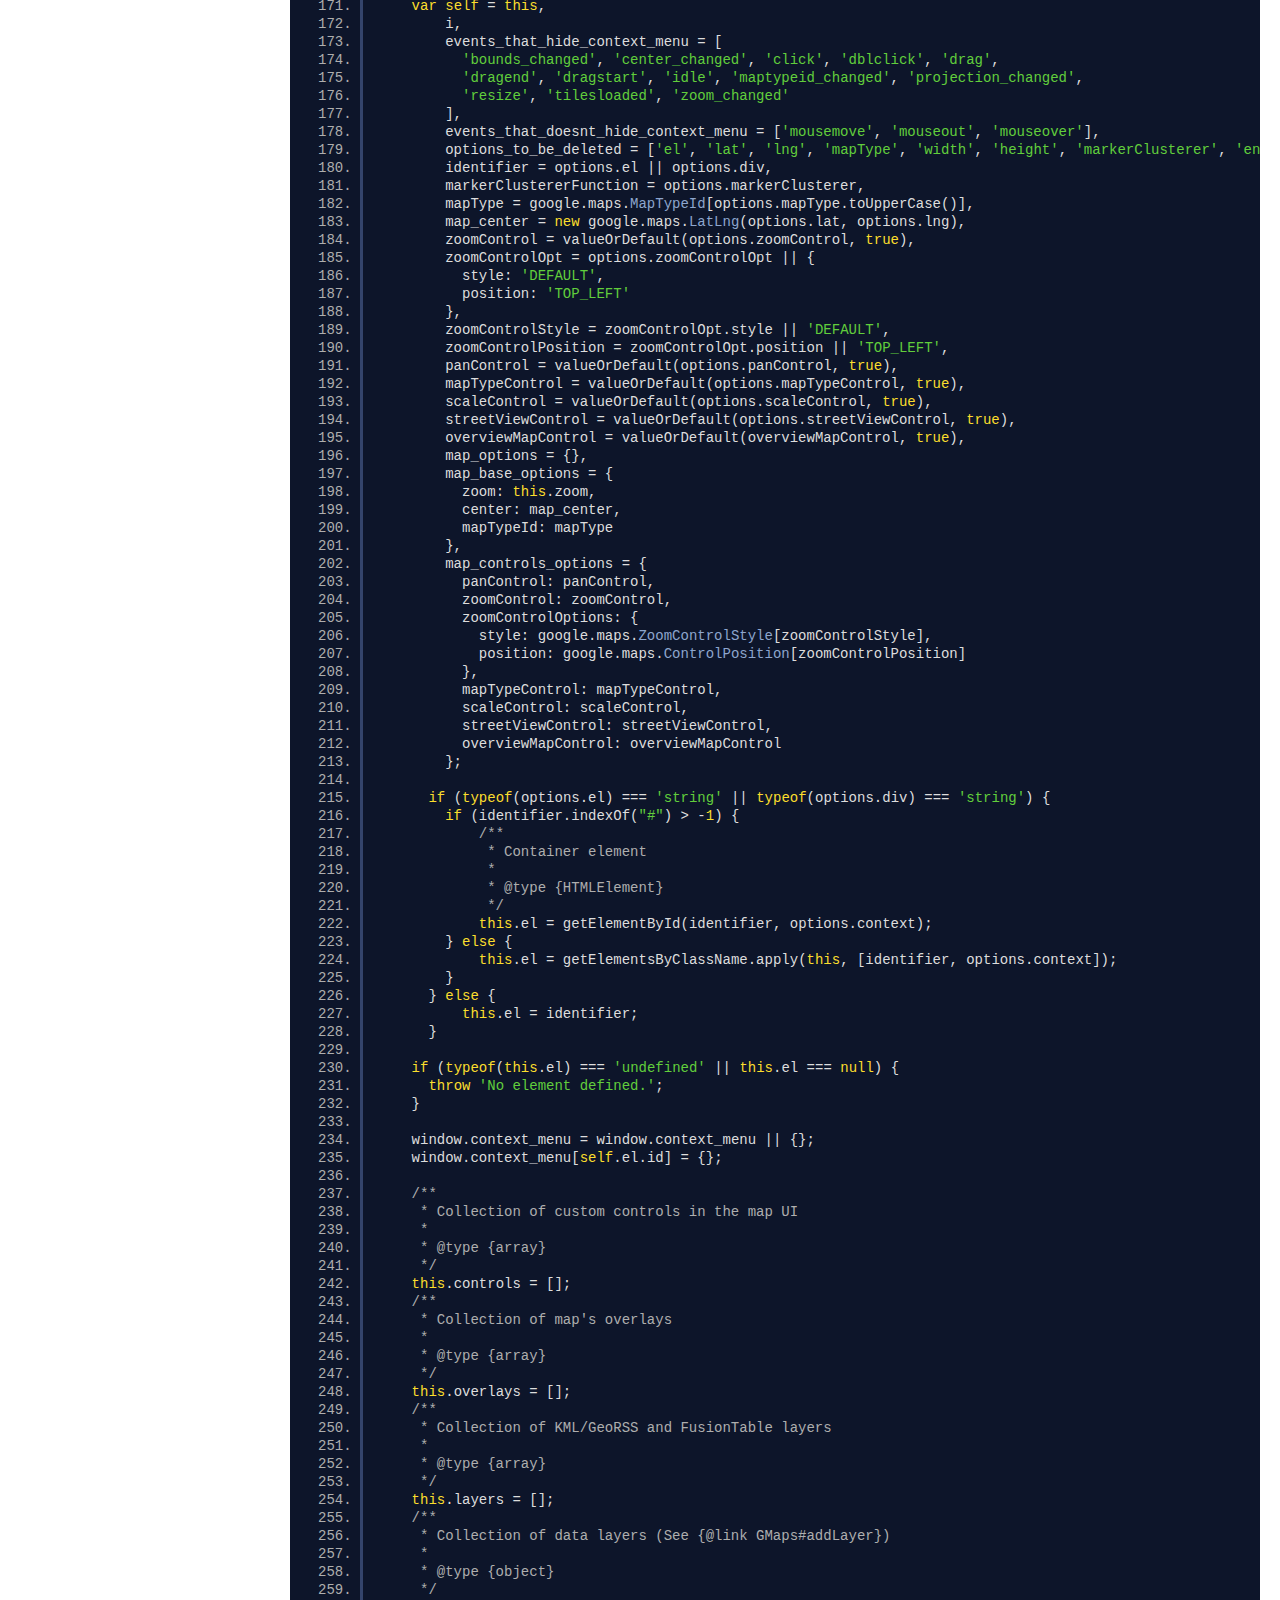
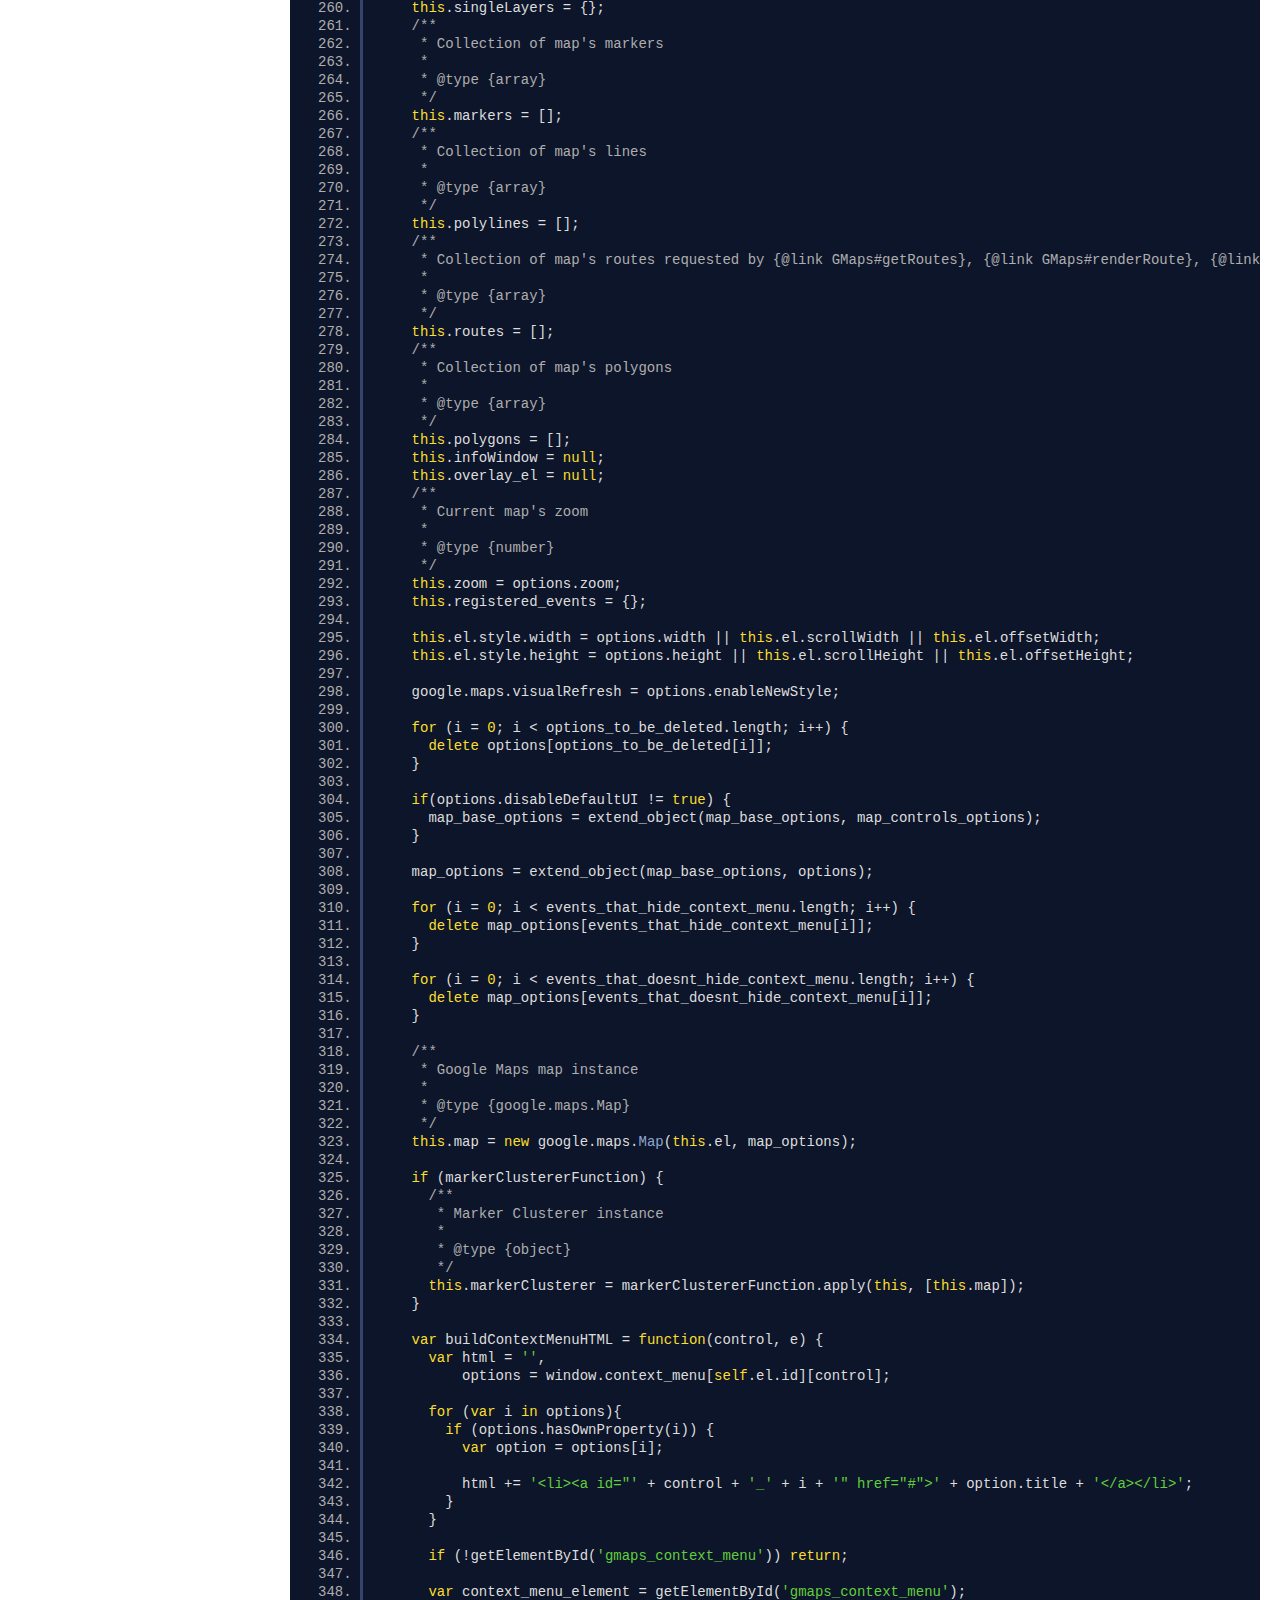
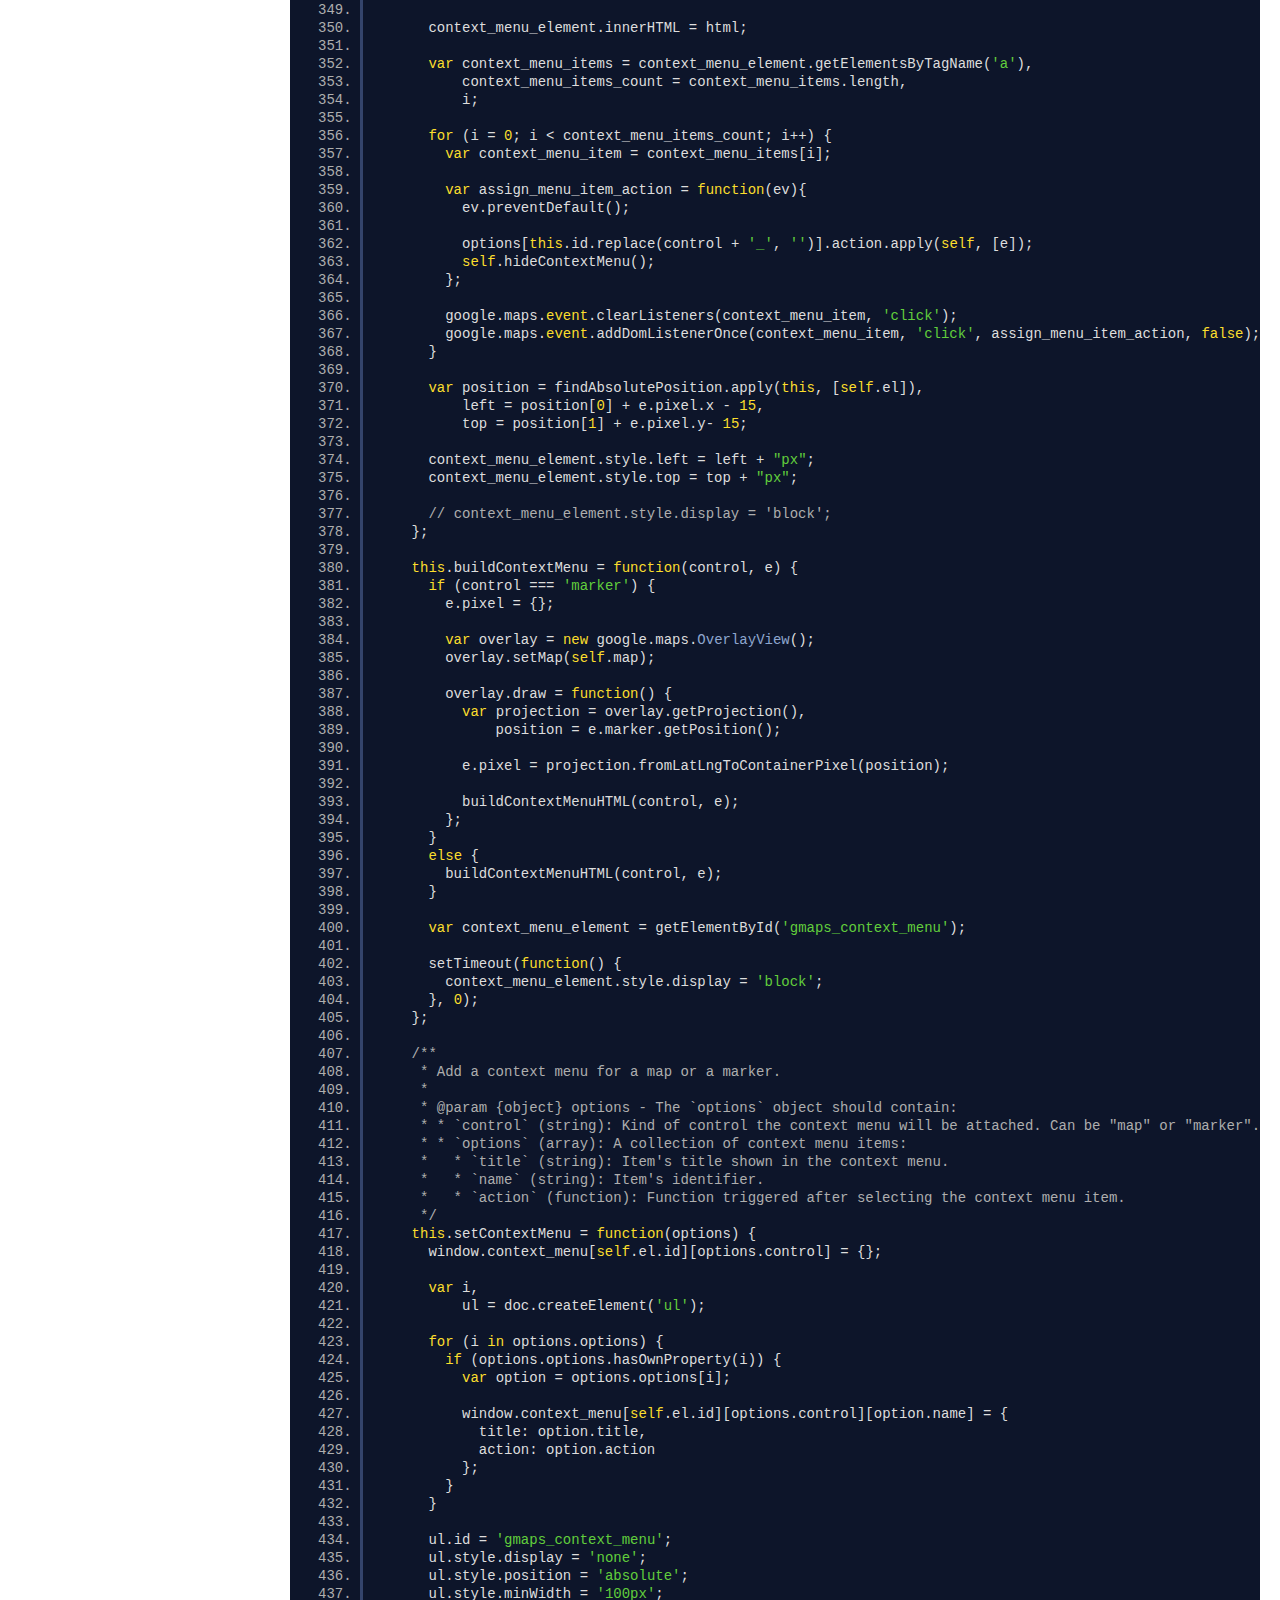
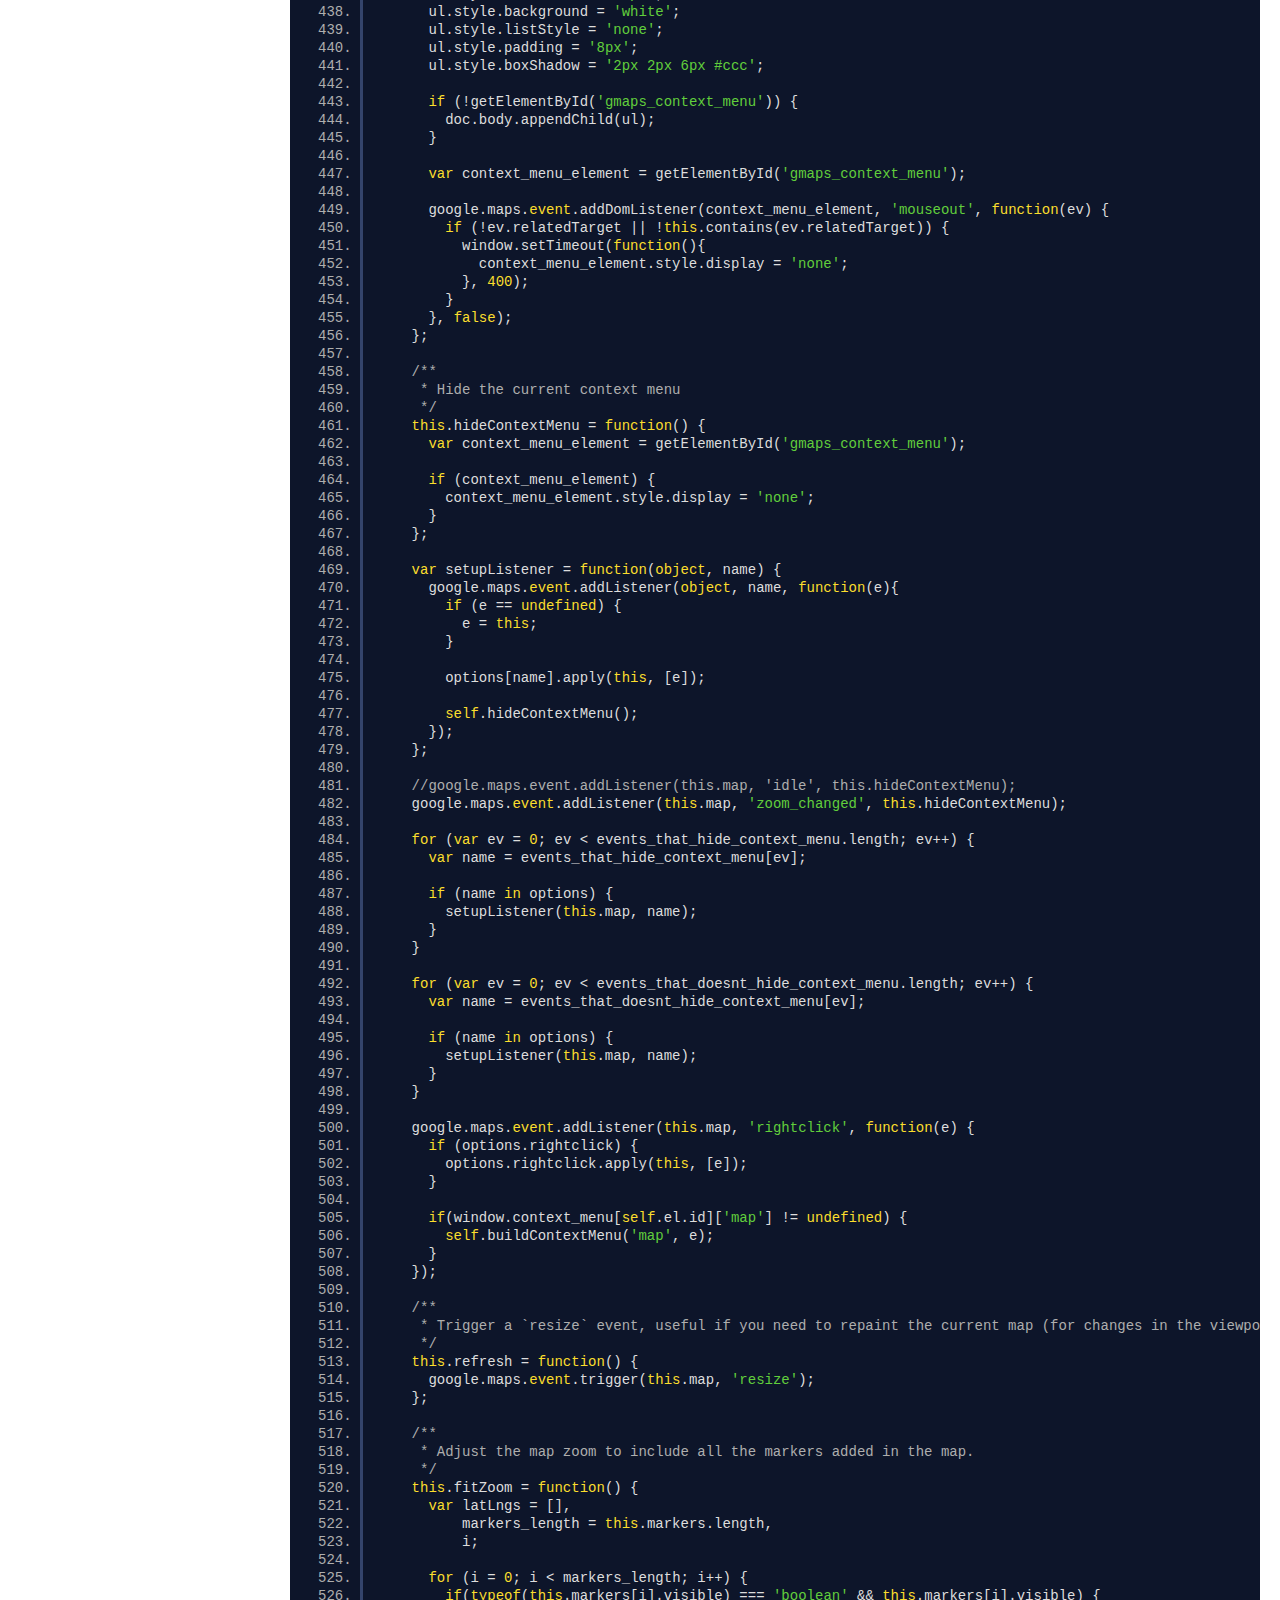
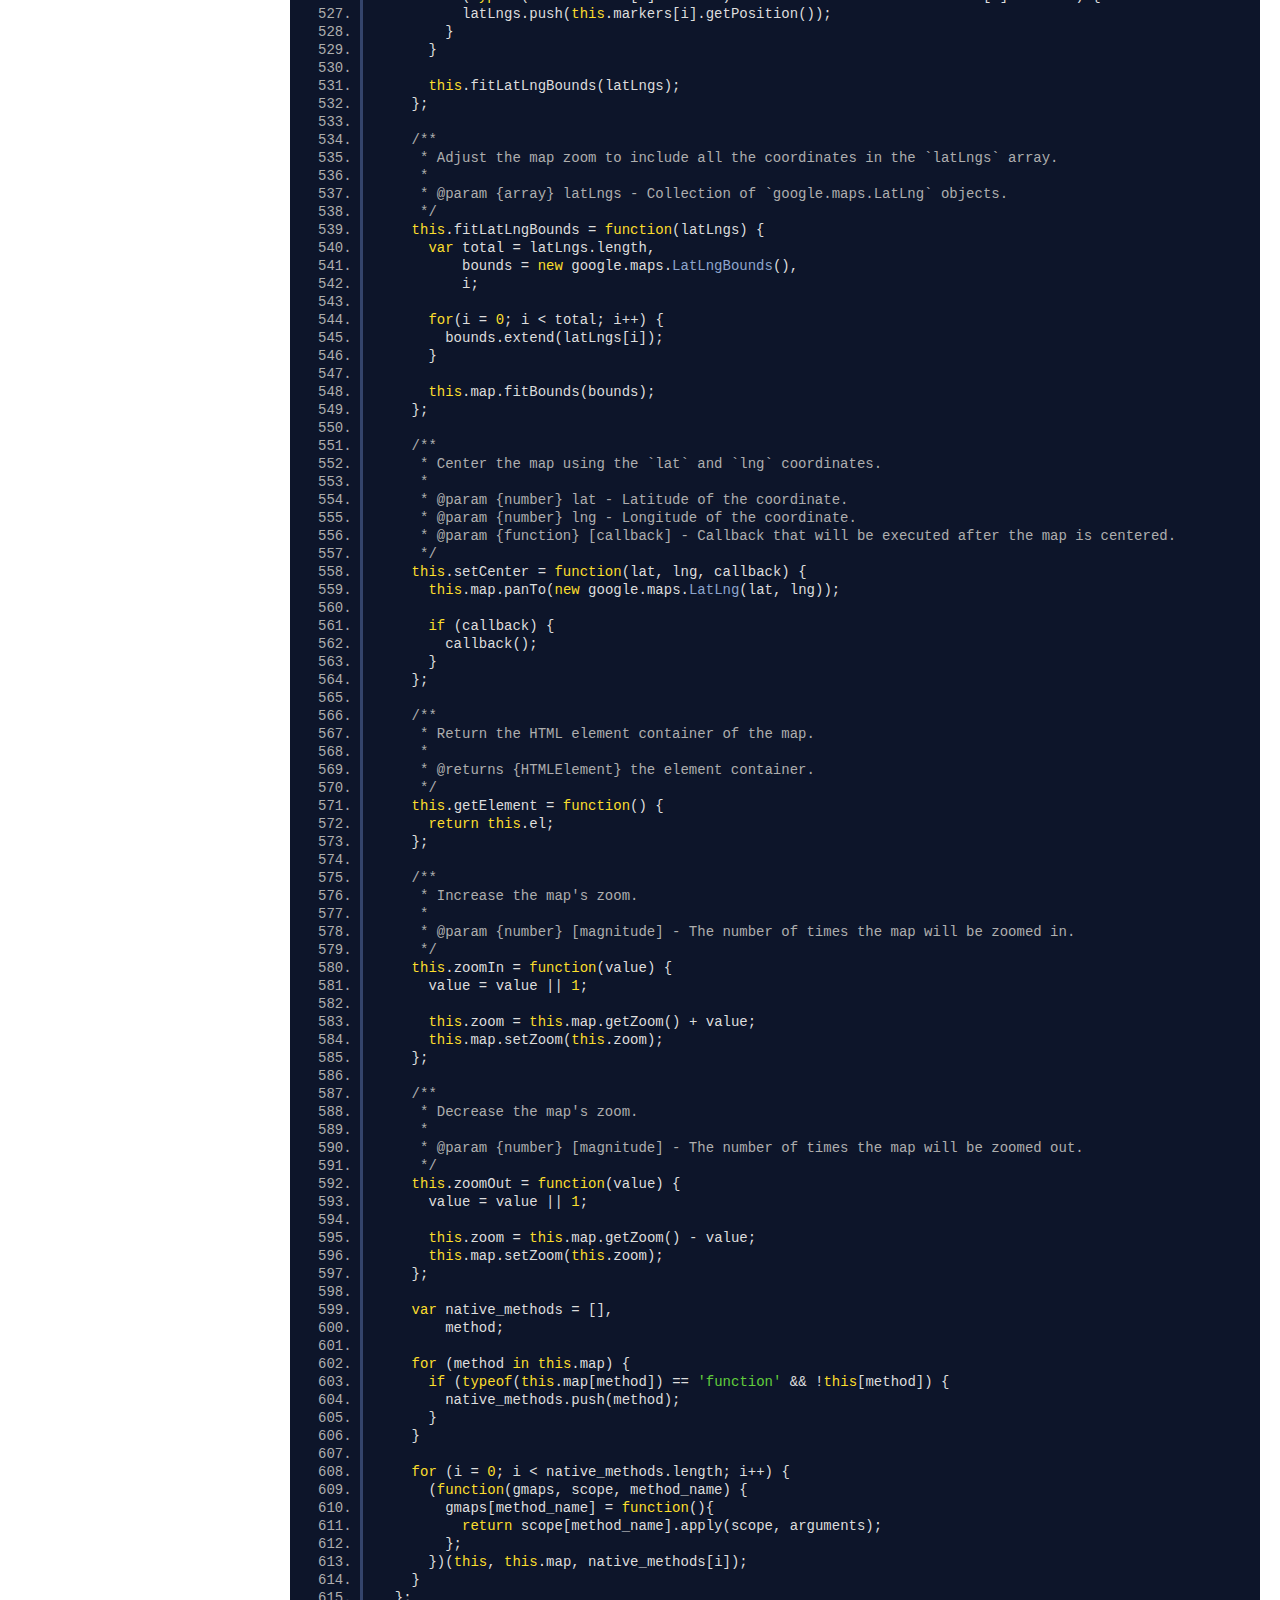
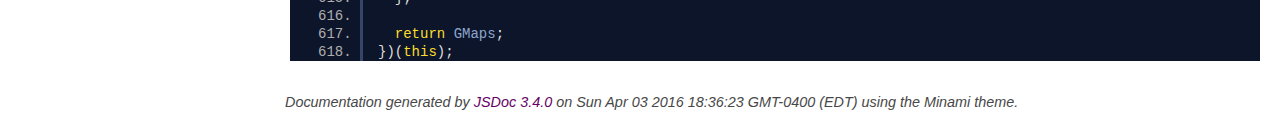
<file: googlemap/gmaps-master/docs/gmaps.core.js.html>
<!DOCTYPE html>
<html lang="en">
<head>
    <meta charset="utf-8">
    <title>gmaps.core.js - Documentation</title>

    <script src="scripts/prettify/prettify.js"></script>
    <script src="scripts/prettify/lang-css.js"></script>
    <!--[if lt IE 9]>
      <script src="//html5shiv.googlecode.com/svn/trunk/html5.js"></script>
    <![endif]-->
    <link type="text/css" rel="stylesheet" href="https://code.ionicframework.com/ionicons/2.0.1/css/ionicons.min.css">
    <link type="text/css" rel="stylesheet" href="styles/prettify.css">
    <link type="text/css" rel="stylesheet" href="styles/jsdoc.css">
</head>
<body>

<input type="checkbox" id="nav-trigger" class="nav-trigger" />
<label for="nav-trigger" class="navicon-button x">
  <div class="navicon"></div>
</label>

<label for="nav-trigger" class="overlay"></label>

<nav>
    <h2><a href="index.html">Home</a></h2><h3>Classes</h3><ul><li><a href="GMaps.html">GMaps</a><ul class='methods'><li data-type='method'><a href="GMaps.html#addControl">addControl</a></li><li data-type='method'><a href="GMaps.html#fitLatLngBounds">fitLatLngBounds</a></li><li data-type='method'><a href="GMaps.html#fitZoom">fitZoom</a></li><li data-type='method'><a href="GMaps.html#getElement">getElement</a></li><li data-type='method'><a href="GMaps.html#hideContextMenu">hideContextMenu</a></li><li data-type='method'><a href="GMaps.html#refresh">refresh</a></li><li data-type='method'><a href="GMaps.html#removeControl">removeControl</a></li><li data-type='method'><a href="GMaps.html#setCenter">setCenter</a></li><li data-type='method'><a href="GMaps.html#setContextMenu">setContextMenu</a></li><li data-type='method'><a href="GMaps.html#zoomIn">zoomIn</a></li><li data-type='method'><a href="GMaps.html#zoomOut">zoomOut</a></li></ul></li></ul>
</nav>

<div id="main">
    
    <h1 class="page-title">gmaps.core.js</h1>
    

    



    
    <section>
        <article>
            <pre class="prettyprint source linenums"><code>var extend_object = function(obj, new_obj) {
  var name;

  if (obj === new_obj) {
    return obj;
  }

  for (name in new_obj) {
    if (new_obj[name] !== undefined) {
      obj[name] = new_obj[name];
    }
  }

  return obj;
};

var replace_object = function(obj, replace) {
  var name;

  if (obj === replace) {
    return obj;
  }

  for (name in replace) {
    if (obj[name] != undefined) {
      obj[name] = replace[name];
    }
  }

  return obj;
};

var array_map = function(array, callback) {
  var original_callback_params = Array.prototype.slice.call(arguments, 2),
      array_return = [],
      array_length = array.length,
      i;

  if (Array.prototype.map &amp;&amp; array.map === Array.prototype.map) {
    array_return = Array.prototype.map.call(array, function(item) {
      var callback_params = original_callback_params.slice(0);
      callback_params.splice(0, 0, item);

      return callback.apply(this, callback_params);
    });
  }
  else {
    for (i = 0; i &lt; array_length; i++) {
      callback_params = original_callback_params;
      callback_params.splice(0, 0, array[i]);
      array_return.push(callback.apply(this, callback_params));
    }
  }

  return array_return;
};

var array_flat = function(array) {
  var new_array = [],
      i;

  for (i = 0; i &lt; array.length; i++) {
    new_array = new_array.concat(array[i]);
  }

  return new_array;
};

var coordsToLatLngs = function(coords, useGeoJSON) {
  var first_coord = coords[0],
      second_coord = coords[1];

  if (useGeoJSON) {
    first_coord = coords[1];
    second_coord = coords[0];
  }

  return new google.maps.LatLng(first_coord, second_coord);
};

var arrayToLatLng = function(coords, useGeoJSON) {
  var i;

  for (i = 0; i &lt; coords.length; i++) {
    if (!(coords[i] instanceof google.maps.LatLng)) {
      if (coords[i].length > 0 &amp;&amp; typeof(coords[i][0]) === "object") {
        coords[i] = arrayToLatLng(coords[i], useGeoJSON);
      }
      else {
        coords[i] = coordsToLatLngs(coords[i], useGeoJSON);
      }
    }
  }

  return coords;
};

var getElementsByClassName = function (class_name, context) {
    var element,
        _class = class_name.replace('.', '');

    if ('jQuery' in this &amp;&amp; context) {
        element = $("." + _class, context)[0];
    } else {
        element = document.getElementsByClassName(_class)[0];
    }
    return element;

};

var getElementById = function(id, context) {
  var element,
  id = id.replace('#', '');

  if ('jQuery' in window &amp;&amp; context) {
    element = $('#' + id, context)[0];
  } else {
    element = document.getElementById(id);
  };

  return element;
};

var findAbsolutePosition = function(obj)  {
  var curleft = 0,
      curtop = 0;

  if (obj.offsetParent) {
    do {
      curleft += obj.offsetLeft;
      curtop += obj.offsetTop;
    } while (obj = obj.offsetParent);
  }

  return [curleft, curtop];
};

var GMaps = (function(global) {
  "use strict";

  var doc = document;
  /**
   * Creates a new GMaps instance, including a Google Maps map.
   * @class GMaps
   * @constructs
   * @param {object} options - `options` accepts all the [MapOptions](https://developers.google.com/maps/documentation/javascript/reference#MapOptions) and [events](https://developers.google.com/maps/documentation/javascript/reference#Map) listed in the Google Maps API. Also accepts:
   * * `lat` (number): Latitude of the map's center
   * * `lng` (number): Longitude of the map's center
   * * `el` (string or HTMLElement): container where the map will be rendered
   * * `markerClusterer` (function): A function to create a marker cluster. You can use MarkerClusterer or MarkerClustererPlus.
   */
  var GMaps = function(options) {

    if (!(typeof window.google === 'object' &amp;&amp; window.google.maps)) {
      if (typeof window.console === 'object' &amp;&amp; window.console.error) {
        console.error('Google Maps API is required. Please register the following JavaScript library https://maps.googleapis.com/maps/api/js.');
      }

      return function() {};
    }

    if (!this) return new GMaps(options);

    options.zoom = options.zoom || 15;
    options.mapType = options.mapType || 'roadmap';

    var valueOrDefault = function(value, defaultValue) {
      return value === undefined ? defaultValue : value;
    };

    var self = this,
        i,
        events_that_hide_context_menu = [
          'bounds_changed', 'center_changed', 'click', 'dblclick', 'drag',
          'dragend', 'dragstart', 'idle', 'maptypeid_changed', 'projection_changed',
          'resize', 'tilesloaded', 'zoom_changed'
        ],
        events_that_doesnt_hide_context_menu = ['mousemove', 'mouseout', 'mouseover'],
        options_to_be_deleted = ['el', 'lat', 'lng', 'mapType', 'width', 'height', 'markerClusterer', 'enableNewStyle'],
        identifier = options.el || options.div,
        markerClustererFunction = options.markerClusterer,
        mapType = google.maps.MapTypeId[options.mapType.toUpperCase()],
        map_center = new google.maps.LatLng(options.lat, options.lng),
        zoomControl = valueOrDefault(options.zoomControl, true),
        zoomControlOpt = options.zoomControlOpt || {
          style: 'DEFAULT',
          position: 'TOP_LEFT'
        },
        zoomControlStyle = zoomControlOpt.style || 'DEFAULT',
        zoomControlPosition = zoomControlOpt.position || 'TOP_LEFT',
        panControl = valueOrDefault(options.panControl, true),
        mapTypeControl = valueOrDefault(options.mapTypeControl, true),
        scaleControl = valueOrDefault(options.scaleControl, true),
        streetViewControl = valueOrDefault(options.streetViewControl, true),
        overviewMapControl = valueOrDefault(overviewMapControl, true),
        map_options = {},
        map_base_options = {
          zoom: this.zoom,
          center: map_center,
          mapTypeId: mapType
        },
        map_controls_options = {
          panControl: panControl,
          zoomControl: zoomControl,
          zoomControlOptions: {
            style: google.maps.ZoomControlStyle[zoomControlStyle],
            position: google.maps.ControlPosition[zoomControlPosition]
          },
          mapTypeControl: mapTypeControl,
          scaleControl: scaleControl,
          streetViewControl: streetViewControl,
          overviewMapControl: overviewMapControl
        };

      if (typeof(options.el) === 'string' || typeof(options.div) === 'string') {
        if (identifier.indexOf("#") > -1) {
            /**
             * Container element
             *
             * @type {HTMLElement}
             */
            this.el = getElementById(identifier, options.context);
        } else {
            this.el = getElementsByClassName.apply(this, [identifier, options.context]);
        }
      } else {
          this.el = identifier;
      }

    if (typeof(this.el) === 'undefined' || this.el === null) {
      throw 'No element defined.';
    }

    window.context_menu = window.context_menu || {};
    window.context_menu[self.el.id] = {};

    /**
     * Collection of custom controls in the map UI
     *
     * @type {array}
     */
    this.controls = [];
    /**
     * Collection of map's overlays
     *
     * @type {array}
     */
    this.overlays = [];
    /**
     * Collection of KML/GeoRSS and FusionTable layers
     *
     * @type {array}
     */
    this.layers = [];
    /**
     * Collection of data layers (See {@link GMaps#addLayer})
     *
     * @type {object}
     */
    this.singleLayers = {};
    /**
     * Collection of map's markers
     *
     * @type {array}
     */
    this.markers = [];
    /**
     * Collection of map's lines
     *
     * @type {array}
     */
    this.polylines = [];
    /**
     * Collection of map's routes requested by {@link GMaps#getRoutes}, {@link GMaps#renderRoute}, {@link GMaps#drawRoute}, {@link GMaps#travelRoute} or {@link GMaps#drawSteppedRoute}
     *
     * @type {array}
     */
    this.routes = [];
    /**
     * Collection of map's polygons
     *
     * @type {array}
     */
    this.polygons = [];
    this.infoWindow = null;
    this.overlay_el = null;
    /**
     * Current map's zoom
     *
     * @type {number}
     */
    this.zoom = options.zoom;
    this.registered_events = {};

    this.el.style.width = options.width || this.el.scrollWidth || this.el.offsetWidth;
    this.el.style.height = options.height || this.el.scrollHeight || this.el.offsetHeight;

    google.maps.visualRefresh = options.enableNewStyle;

    for (i = 0; i &lt; options_to_be_deleted.length; i++) {
      delete options[options_to_be_deleted[i]];
    }

    if(options.disableDefaultUI != true) {
      map_base_options = extend_object(map_base_options, map_controls_options);
    }

    map_options = extend_object(map_base_options, options);

    for (i = 0; i &lt; events_that_hide_context_menu.length; i++) {
      delete map_options[events_that_hide_context_menu[i]];
    }

    for (i = 0; i &lt; events_that_doesnt_hide_context_menu.length; i++) {
      delete map_options[events_that_doesnt_hide_context_menu[i]];
    }

    /**
     * Google Maps map instance
     *
     * @type {google.maps.Map}
     */
    this.map = new google.maps.Map(this.el, map_options);

    if (markerClustererFunction) {
      /**
       * Marker Clusterer instance
       *
       * @type {object}
       */
      this.markerClusterer = markerClustererFunction.apply(this, [this.map]);
    }

    var buildContextMenuHTML = function(control, e) {
      var html = '',
          options = window.context_menu[self.el.id][control];

      for (var i in options){
        if (options.hasOwnProperty(i)) {
          var option = options[i];

          html += '&lt;li>&lt;a id="' + control + '_' + i + '" href="#">' + option.title + '&lt;/a>&lt;/li>';
        }
      }

      if (!getElementById('gmaps_context_menu')) return;

      var context_menu_element = getElementById('gmaps_context_menu');

      context_menu_element.innerHTML = html;

      var context_menu_items = context_menu_element.getElementsByTagName('a'),
          context_menu_items_count = context_menu_items.length,
          i;

      for (i = 0; i &lt; context_menu_items_count; i++) {
        var context_menu_item = context_menu_items[i];

        var assign_menu_item_action = function(ev){
          ev.preventDefault();

          options[this.id.replace(control + '_', '')].action.apply(self, [e]);
          self.hideContextMenu();
        };

        google.maps.event.clearListeners(context_menu_item, 'click');
        google.maps.event.addDomListenerOnce(context_menu_item, 'click', assign_menu_item_action, false);
      }

      var position = findAbsolutePosition.apply(this, [self.el]),
          left = position[0] + e.pixel.x - 15,
          top = position[1] + e.pixel.y- 15;

      context_menu_element.style.left = left + "px";
      context_menu_element.style.top = top + "px";

      // context_menu_element.style.display = 'block';
    };

    this.buildContextMenu = function(control, e) {
      if (control === 'marker') {
        e.pixel = {};

        var overlay = new google.maps.OverlayView();
        overlay.setMap(self.map);

        overlay.draw = function() {
          var projection = overlay.getProjection(),
              position = e.marker.getPosition();

          e.pixel = projection.fromLatLngToContainerPixel(position);

          buildContextMenuHTML(control, e);
        };
      }
      else {
        buildContextMenuHTML(control, e);
      }

      var context_menu_element = getElementById('gmaps_context_menu');

      setTimeout(function() {
        context_menu_element.style.display = 'block';
      }, 0);
    };

    /**
     * Add a context menu for a map or a marker.
     *
     * @param {object} options - The `options` object should contain:
     * * `control` (string): Kind of control the context menu will be attached. Can be "map" or "marker".
     * * `options` (array): A collection of context menu items:
     *   * `title` (string): Item's title shown in the context menu.
     *   * `name` (string): Item's identifier.
     *   * `action` (function): Function triggered after selecting the context menu item.
     */
    this.setContextMenu = function(options) {
      window.context_menu[self.el.id][options.control] = {};

      var i,
          ul = doc.createElement('ul');

      for (i in options.options) {
        if (options.options.hasOwnProperty(i)) {
          var option = options.options[i];

          window.context_menu[self.el.id][options.control][option.name] = {
            title: option.title,
            action: option.action
          };
        }
      }

      ul.id = 'gmaps_context_menu';
      ul.style.display = 'none';
      ul.style.position = 'absolute';
      ul.style.minWidth = '100px';
      ul.style.background = 'white';
      ul.style.listStyle = 'none';
      ul.style.padding = '8px';
      ul.style.boxShadow = '2px 2px 6px #ccc';

      if (!getElementById('gmaps_context_menu')) {
        doc.body.appendChild(ul);
      }

      var context_menu_element = getElementById('gmaps_context_menu');

      google.maps.event.addDomListener(context_menu_element, 'mouseout', function(ev) {
        if (!ev.relatedTarget || !this.contains(ev.relatedTarget)) {
          window.setTimeout(function(){
            context_menu_element.style.display = 'none';
          }, 400);
        }
      }, false);
    };

    /**
     * Hide the current context menu
     */
    this.hideContextMenu = function() {
      var context_menu_element = getElementById('gmaps_context_menu');

      if (context_menu_element) {
        context_menu_element.style.display = 'none';
      }
    };

    var setupListener = function(object, name) {
      google.maps.event.addListener(object, name, function(e){
        if (e == undefined) {
          e = this;
        }

        options[name].apply(this, [e]);

        self.hideContextMenu();
      });
    };

    //google.maps.event.addListener(this.map, 'idle', this.hideContextMenu);
    google.maps.event.addListener(this.map, 'zoom_changed', this.hideContextMenu);

    for (var ev = 0; ev &lt; events_that_hide_context_menu.length; ev++) {
      var name = events_that_hide_context_menu[ev];

      if (name in options) {
        setupListener(this.map, name);
      }
    }

    for (var ev = 0; ev &lt; events_that_doesnt_hide_context_menu.length; ev++) {
      var name = events_that_doesnt_hide_context_menu[ev];

      if (name in options) {
        setupListener(this.map, name);
      }
    }

    google.maps.event.addListener(this.map, 'rightclick', function(e) {
      if (options.rightclick) {
        options.rightclick.apply(this, [e]);
      }

      if(window.context_menu[self.el.id]['map'] != undefined) {
        self.buildContextMenu('map', e);
      }
    });

    /**
     * Trigger a `resize` event, useful if you need to repaint the current map (for changes in the viewport or display / hide actions).
     */
    this.refresh = function() {
      google.maps.event.trigger(this.map, 'resize');
    };

    /**
     * Adjust the map zoom to include all the markers added in the map.
     */
    this.fitZoom = function() {
      var latLngs = [],
          markers_length = this.markers.length,
          i;

      for (i = 0; i &lt; markers_length; i++) {
        if(typeof(this.markers[i].visible) === 'boolean' &amp;&amp; this.markers[i].visible) {
          latLngs.push(this.markers[i].getPosition());
        }
      }

      this.fitLatLngBounds(latLngs);
    };

    /**
     * Adjust the map zoom to include all the coordinates in the `latLngs` array.
     *
     * @param {array} latLngs - Collection of `google.maps.LatLng` objects.
     */
    this.fitLatLngBounds = function(latLngs) {
      var total = latLngs.length,
          bounds = new google.maps.LatLngBounds(),
          i;

      for(i = 0; i &lt; total; i++) {
        bounds.extend(latLngs[i]);
      }

      this.map.fitBounds(bounds);
    };

    /**
     * Center the map using the `lat` and `lng` coordinates.
     *
     * @param {number} lat - Latitude of the coordinate.
     * @param {number} lng - Longitude of the coordinate.
     * @param {function} [callback] - Callback that will be executed after the map is centered.
     */
    this.setCenter = function(lat, lng, callback) {
      this.map.panTo(new google.maps.LatLng(lat, lng));

      if (callback) {
        callback();
      }
    };

    /**
     * Return the HTML element container of the map.
     *
     * @returns {HTMLElement} the element container.
     */
    this.getElement = function() {
      return this.el;
    };

    /**
     * Increase the map's zoom.
     *
     * @param {number} [magnitude] - The number of times the map will be zoomed in.
     */
    this.zoomIn = function(value) {
      value = value || 1;

      this.zoom = this.map.getZoom() + value;
      this.map.setZoom(this.zoom);
    };

    /**
     * Decrease the map's zoom.
     *
     * @param {number} [magnitude] - The number of times the map will be zoomed out.
     */
    this.zoomOut = function(value) {
      value = value || 1;

      this.zoom = this.map.getZoom() - value;
      this.map.setZoom(this.zoom);
    };

    var native_methods = [],
        method;

    for (method in this.map) {
      if (typeof(this.map[method]) == 'function' &amp;&amp; !this[method]) {
        native_methods.push(method);
      }
    }

    for (i = 0; i &lt; native_methods.length; i++) {
      (function(gmaps, scope, method_name) {
        gmaps[method_name] = function(){
          return scope[method_name].apply(scope, arguments);
        };
      })(this, this.map, native_methods[i]);
    }
  };

  return GMaps;
})(this);
</code></pre>
        </article>
    </section>




</div>

<br class="clear">

<footer>
    Documentation generated by <a href="https://github.com/jsdoc3/jsdoc">JSDoc 3.4.0</a> on Sun Apr 03 2016 18:36:23 GMT-0400 (EDT) using the Minami theme.
</footer>

<script>prettyPrint();</script>
<script src="scripts/linenumber.js"></script>
</body>
</html>
</file>
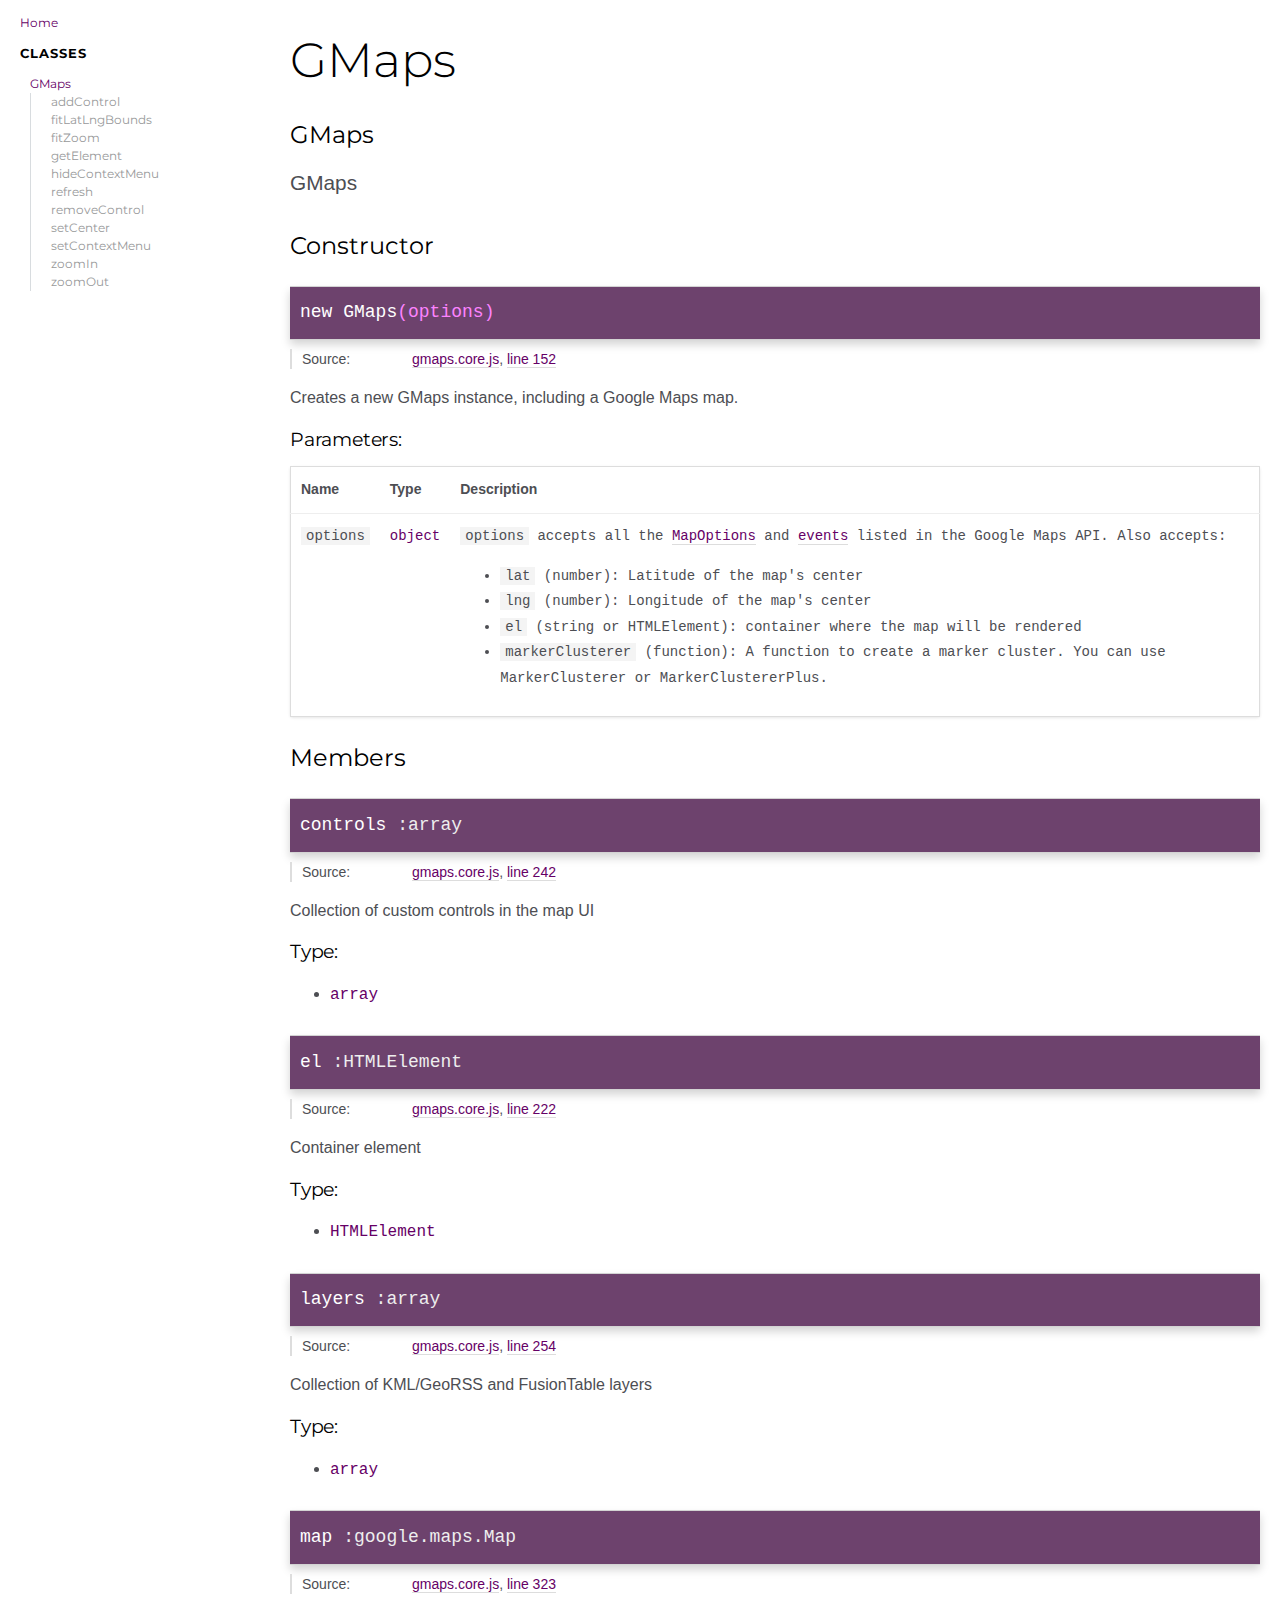
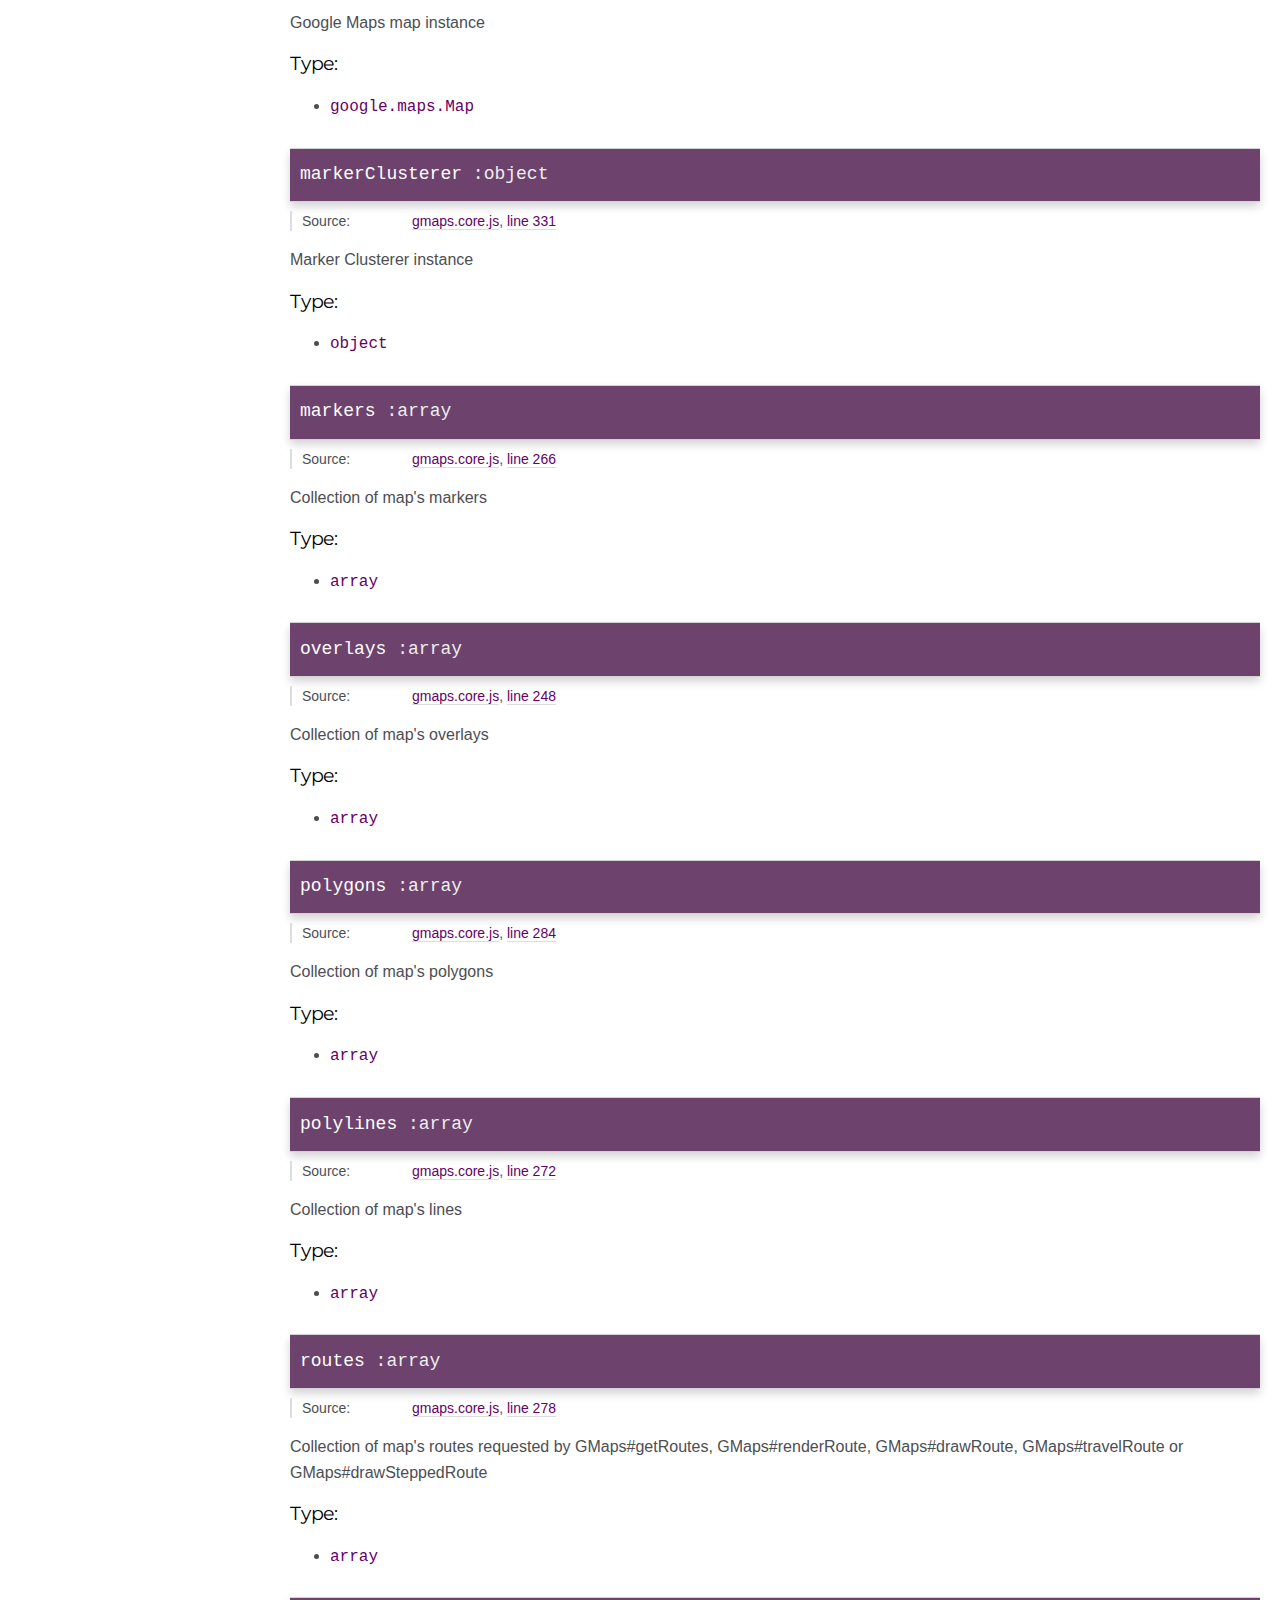
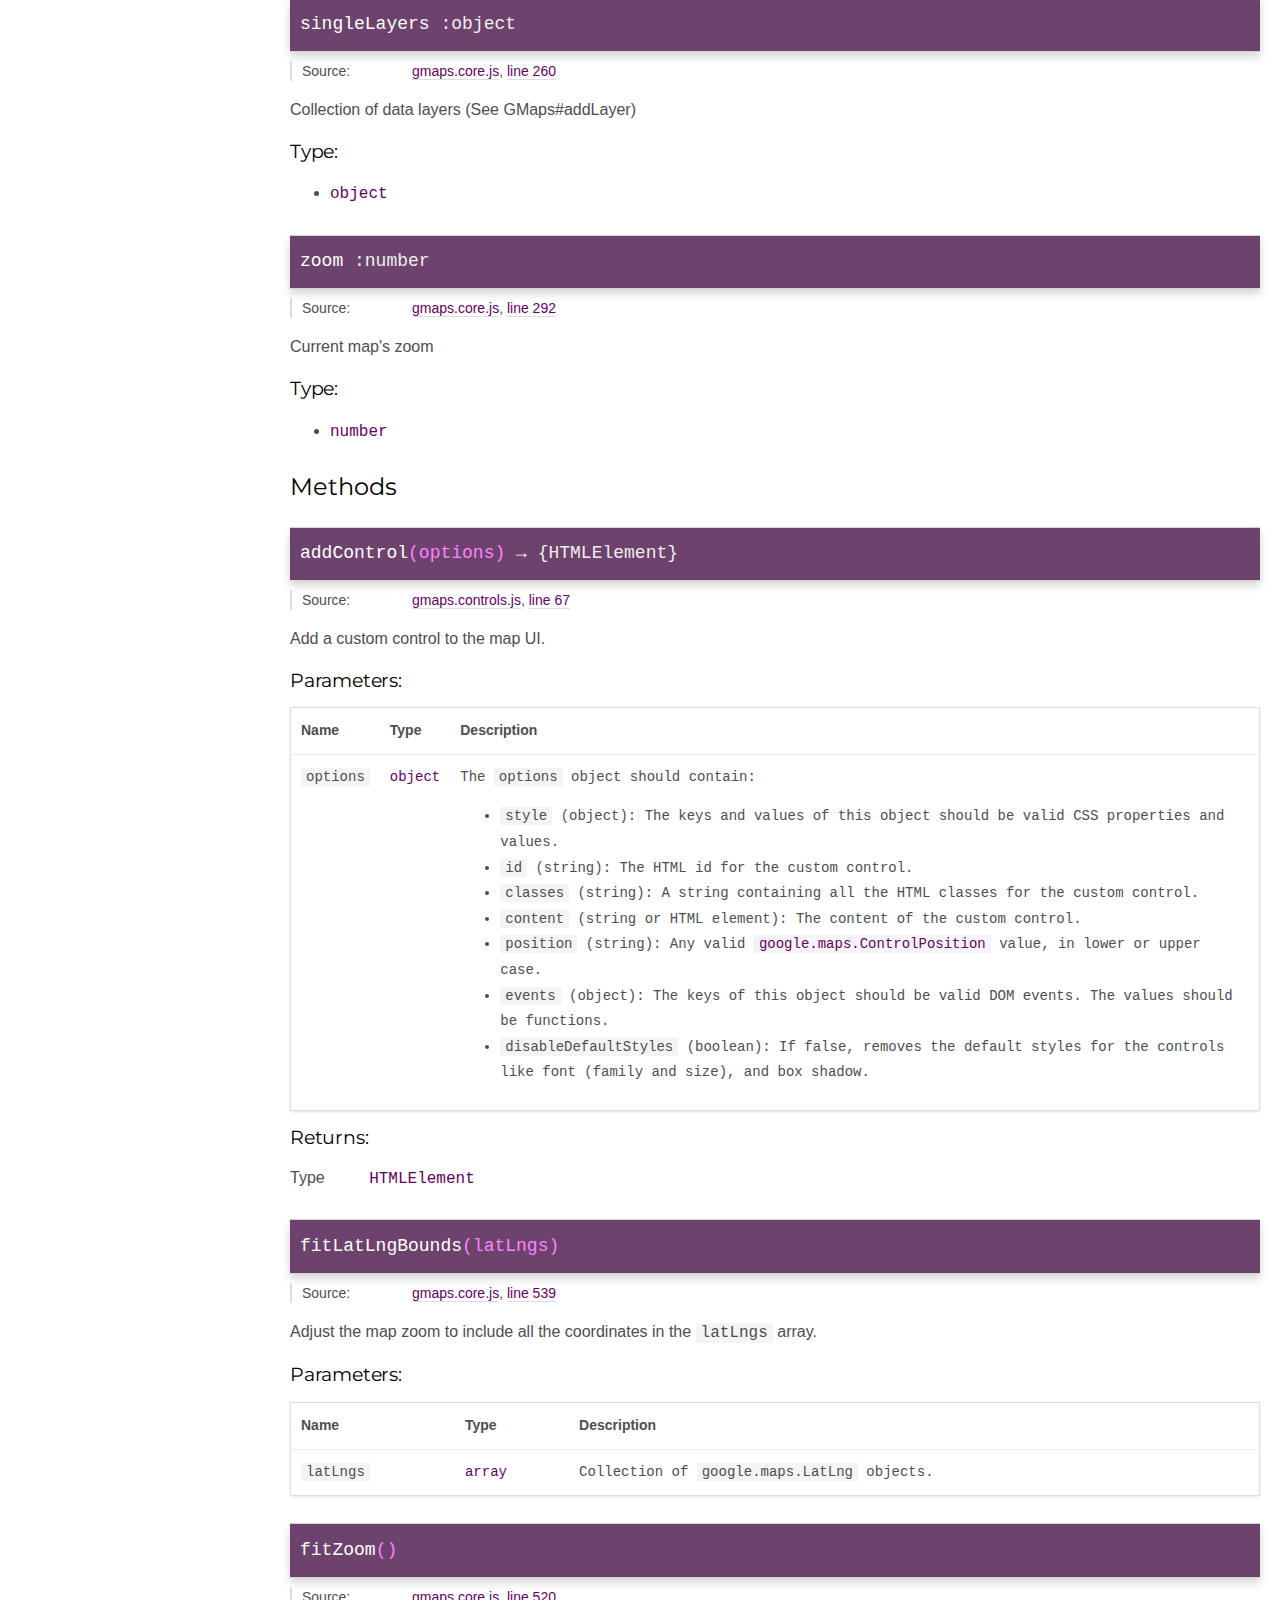
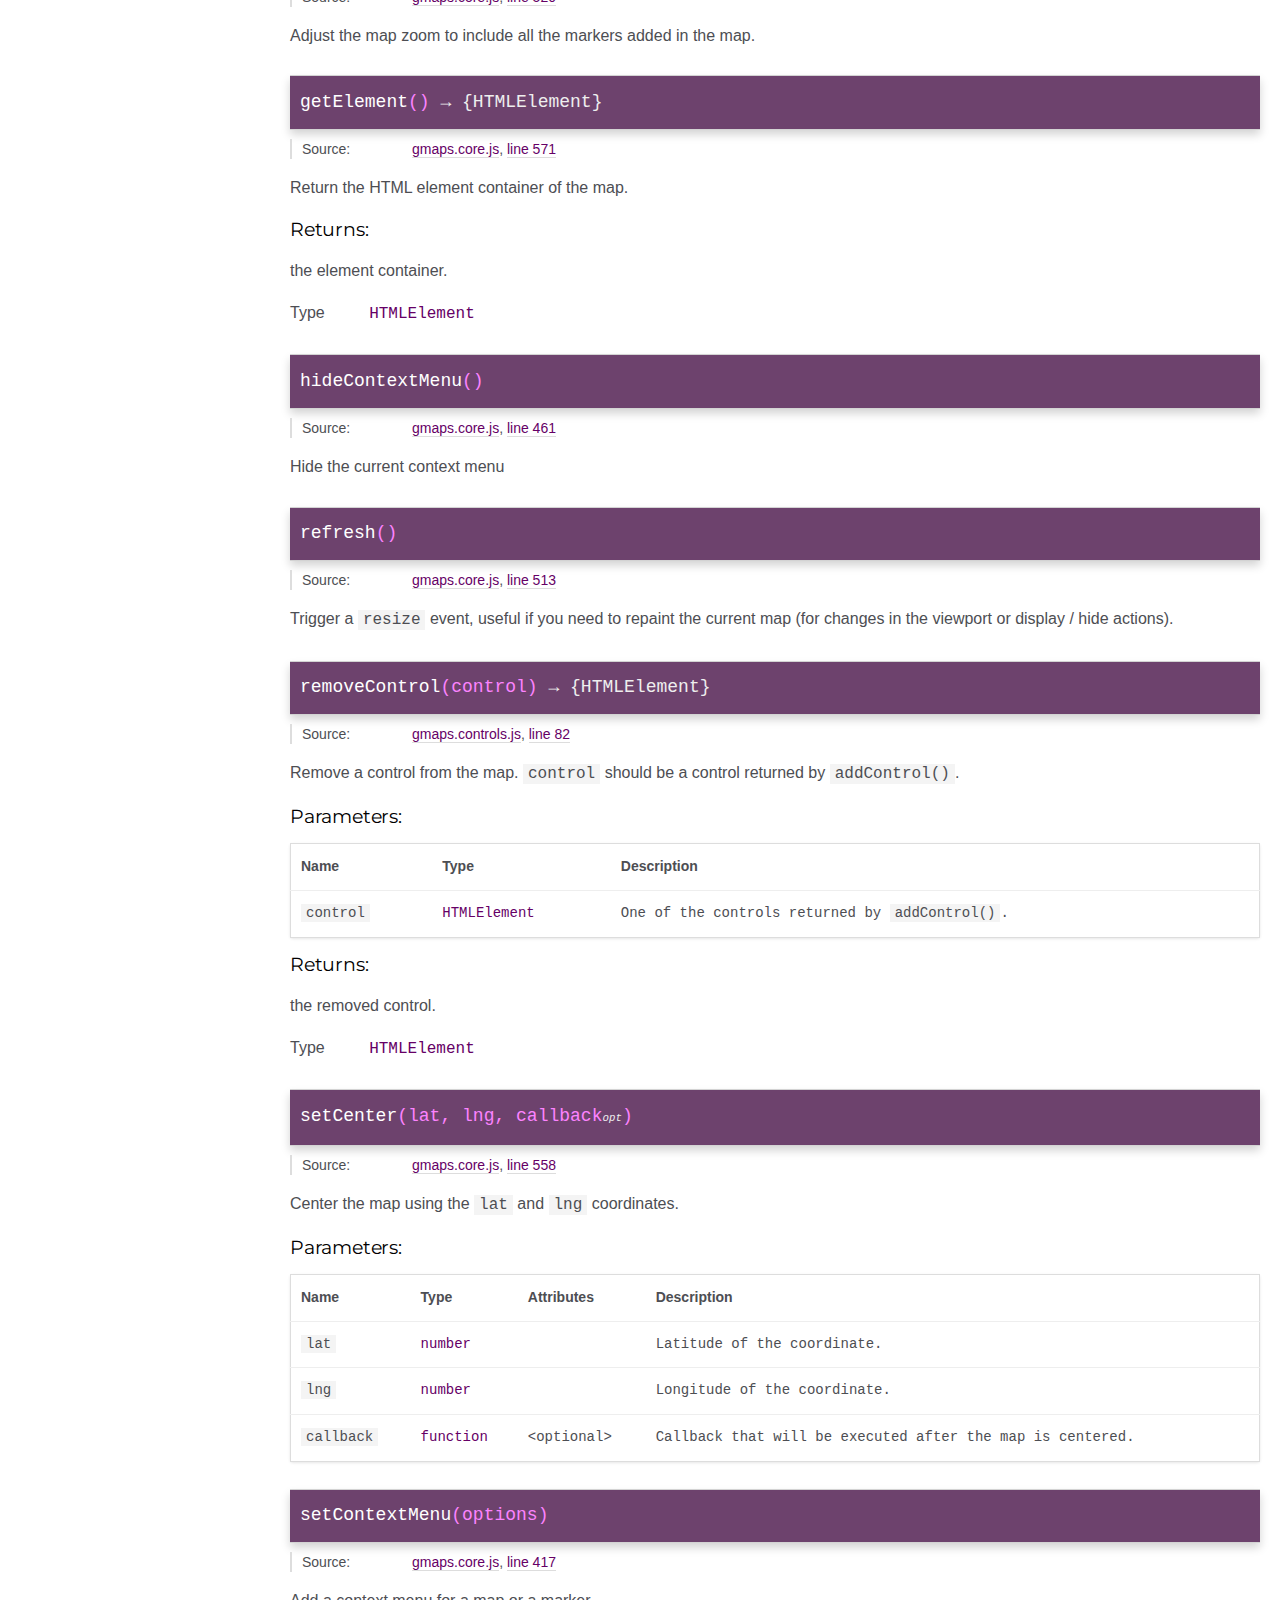
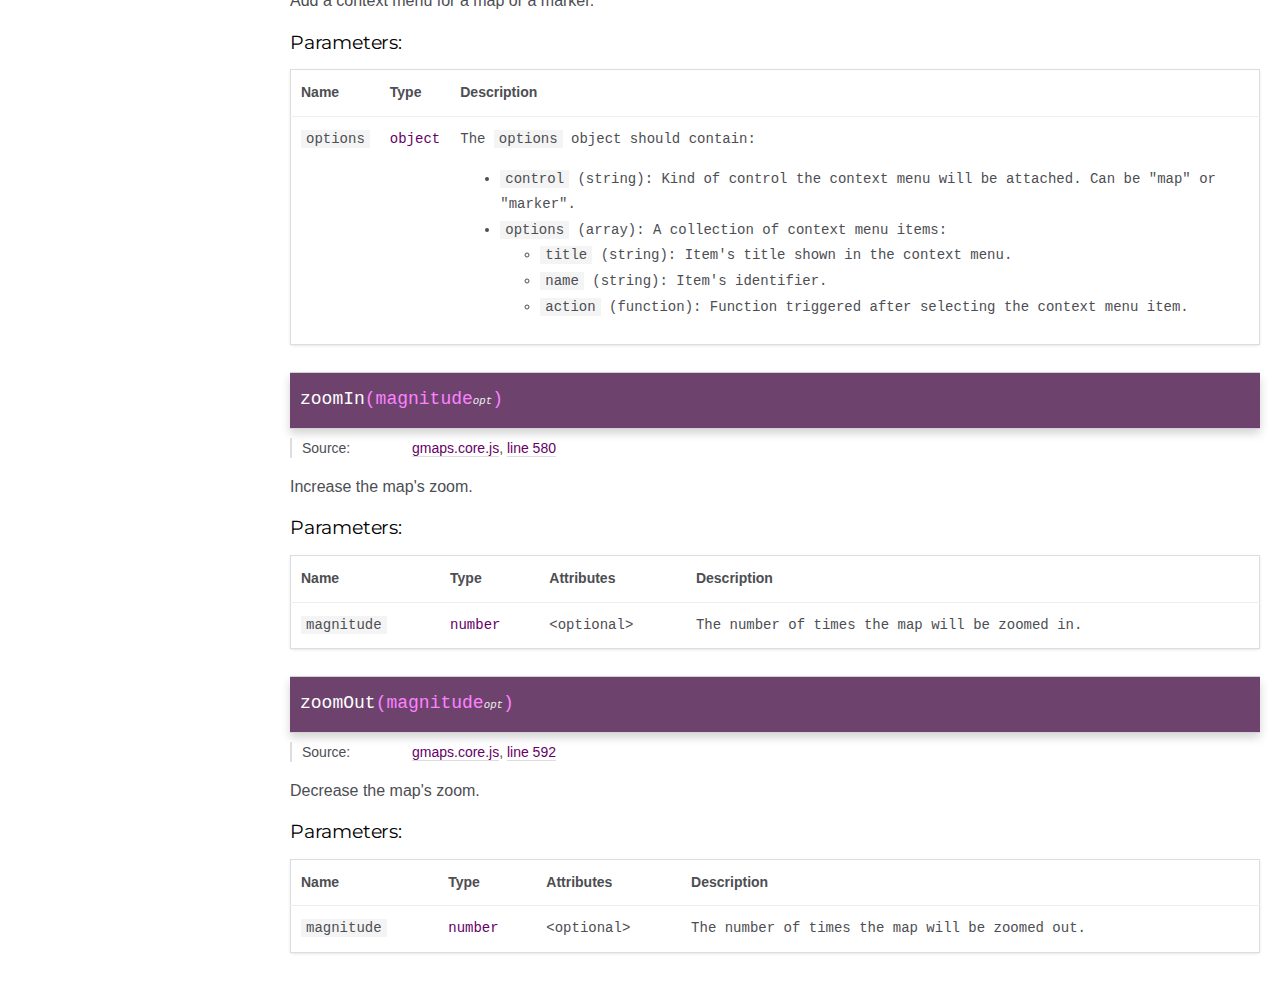
<file: googlemap/gmaps-master/docs/GMaps.html>
<!DOCTYPE html>
<html lang="en">
<head>
    <meta charset="utf-8">
    <title>GMaps - Documentation</title>

    <script src="scripts/prettify/prettify.js"></script>
    <script src="scripts/prettify/lang-css.js"></script>
    <!--[if lt IE 9]>
      <script src="//html5shiv.googlecode.com/svn/trunk/html5.js"></script>
    <![endif]-->
    <link type="text/css" rel="stylesheet" href="https://code.ionicframework.com/ionicons/2.0.1/css/ionicons.min.css">
    <link type="text/css" rel="stylesheet" href="styles/prettify.css">
    <link type="text/css" rel="stylesheet" href="styles/jsdoc.css">
</head>
<body>

<input type="checkbox" id="nav-trigger" class="nav-trigger" />
<label for="nav-trigger" class="navicon-button x">
  <div class="navicon"></div>
</label>

<label for="nav-trigger" class="overlay"></label>

<nav>
    <h2><a href="index.html">Home</a></h2><h3>Classes</h3><ul><li><a href="GMaps.html">GMaps</a><ul class='methods'><li data-type='method'><a href="GMaps.html#addControl">addControl</a></li><li data-type='method'><a href="GMaps.html#fitLatLngBounds">fitLatLngBounds</a></li><li data-type='method'><a href="GMaps.html#fitZoom">fitZoom</a></li><li data-type='method'><a href="GMaps.html#getElement">getElement</a></li><li data-type='method'><a href="GMaps.html#hideContextMenu">hideContextMenu</a></li><li data-type='method'><a href="GMaps.html#refresh">refresh</a></li><li data-type='method'><a href="GMaps.html#removeControl">removeControl</a></li><li data-type='method'><a href="GMaps.html#setCenter">setCenter</a></li><li data-type='method'><a href="GMaps.html#setContextMenu">setContextMenu</a></li><li data-type='method'><a href="GMaps.html#zoomIn">zoomIn</a></li><li data-type='method'><a href="GMaps.html#zoomOut">zoomOut</a></li></ul></li></ul>
</nav>

<div id="main">
    
    <h1 class="page-title">GMaps</h1>
    

    




<section>

<header>
    
        <h2>
        GMaps
        </h2>
        
            <div class="class-description"><p>GMaps</p></div>
        
    
</header>

<article>
    <div class="container-overview">
    
        

    
    <h2>Constructor</h2>
    

    <h4 class="name" id="GMaps"><span class="type-signature"></span>new GMaps<span class="signature">(options)</span><span class="type-signature"></span></h4>

    




<dl class="details">

    
    <dt class="tag-source">Source:</dt>
    <dd class="tag-source"><ul class="dummy"><li>
        <a href="gmaps.core.js.html">gmaps.core.js</a>, <a href="gmaps.core.js.html#line152">line 152</a>
    </li></ul></dd>
    

    

    

    

    

    

    

    

    

    

    

    

    

    

    

    
</dl>





<div class="description">
    <p>Creates a new GMaps instance, including a Google Maps map.</p>
</div>











    <h5>Parameters:</h5>
    

<table class="params">
    <thead>
    <tr>
        
        <th>Name</th>
        

        <th>Type</th>

        

        

        <th class="last">Description</th>
    </tr>
    </thead>

    <tbody>
    

        <tr>
            
                <td class="name"><code>options</code></td>
            

            <td class="type">
            
                
<span class="param-type">object</span>


            
            </td>

            

            

            <td class="description last"><p><code>options</code> accepts all the <a href="https://developers.google.com/maps/documentation/javascript/reference#MapOptions">MapOptions</a> and <a href="https://developers.google.com/maps/documentation/javascript/reference#Map">events</a> listed in the Google Maps API. Also accepts:</p>
<ul>
<li><code>lat</code> (number): Latitude of the map's center</li>
<li><code>lng</code> (number): Longitude of the map's center</li>
<li><code>el</code> (string or HTMLElement): container where the map will be rendered</li>
<li><code>markerClusterer</code> (function): A function to create a marker cluster. You can use MarkerClusterer or MarkerClustererPlus.</li>
</ul></td>
        </tr>

    
    </tbody>
</table>
















    
    </div>

    

    

    

     

    

    
        <h3 class="subsection-title">Members</h3>

        
            
<h4 class="name" id="controls"><span class="type-signature"></span>controls<span class="type-signature"> :array</span></h4>





<dl class="details">

    
    <dt class="tag-source">Source:</dt>
    <dd class="tag-source"><ul class="dummy"><li>
        <a href="gmaps.core.js.html">gmaps.core.js</a>, <a href="gmaps.core.js.html#line242">line 242</a>
    </li></ul></dd>
    

    

    

    

    

    

    

    

    

    

    

    

    

    

    

    
</dl>





<div class="description">
    <p>Collection of custom controls in the map UI</p>
</div>



    <h5>Type:</h5>
    <ul>
        <li>
            
<span class="param-type">array</span>


        </li>
    </ul>






        
            
<h4 class="name" id="el"><span class="type-signature"></span>el<span class="type-signature"> :HTMLElement</span></h4>





<dl class="details">

    
    <dt class="tag-source">Source:</dt>
    <dd class="tag-source"><ul class="dummy"><li>
        <a href="gmaps.core.js.html">gmaps.core.js</a>, <a href="gmaps.core.js.html#line222">line 222</a>
    </li></ul></dd>
    

    

    

    

    

    

    

    

    

    

    

    

    

    

    

    
</dl>





<div class="description">
    <p>Container element</p>
</div>



    <h5>Type:</h5>
    <ul>
        <li>
            
<span class="param-type">HTMLElement</span>


        </li>
    </ul>






        
            
<h4 class="name" id="layers"><span class="type-signature"></span>layers<span class="type-signature"> :array</span></h4>





<dl class="details">

    
    <dt class="tag-source">Source:</dt>
    <dd class="tag-source"><ul class="dummy"><li>
        <a href="gmaps.core.js.html">gmaps.core.js</a>, <a href="gmaps.core.js.html#line254">line 254</a>
    </li></ul></dd>
    

    

    

    

    

    

    

    

    

    

    

    

    

    

    

    
</dl>





<div class="description">
    <p>Collection of KML/GeoRSS and FusionTable layers</p>
</div>



    <h5>Type:</h5>
    <ul>
        <li>
            
<span class="param-type">array</span>


        </li>
    </ul>






        
            
<h4 class="name" id="map"><span class="type-signature"></span>map<span class="type-signature"> :google.maps.Map</span></h4>





<dl class="details">

    
    <dt class="tag-source">Source:</dt>
    <dd class="tag-source"><ul class="dummy"><li>
        <a href="gmaps.core.js.html">gmaps.core.js</a>, <a href="gmaps.core.js.html#line323">line 323</a>
    </li></ul></dd>
    

    

    

    

    

    

    

    

    

    

    

    

    

    

    

    
</dl>





<div class="description">
    <p>Google Maps map instance</p>
</div>



    <h5>Type:</h5>
    <ul>
        <li>
            
<span class="param-type">google.maps.Map</span>


        </li>
    </ul>






        
            
<h4 class="name" id="markerClusterer"><span class="type-signature"></span>markerClusterer<span class="type-signature"> :object</span></h4>





<dl class="details">

    
    <dt class="tag-source">Source:</dt>
    <dd class="tag-source"><ul class="dummy"><li>
        <a href="gmaps.core.js.html">gmaps.core.js</a>, <a href="gmaps.core.js.html#line331">line 331</a>
    </li></ul></dd>
    

    

    

    

    

    

    

    

    

    

    

    

    

    

    

    
</dl>





<div class="description">
    <p>Marker Clusterer instance</p>
</div>



    <h5>Type:</h5>
    <ul>
        <li>
            
<span class="param-type">object</span>


        </li>
    </ul>






        
            
<h4 class="name" id="markers"><span class="type-signature"></span>markers<span class="type-signature"> :array</span></h4>





<dl class="details">

    
    <dt class="tag-source">Source:</dt>
    <dd class="tag-source"><ul class="dummy"><li>
        <a href="gmaps.core.js.html">gmaps.core.js</a>, <a href="gmaps.core.js.html#line266">line 266</a>
    </li></ul></dd>
    

    

    

    

    

    

    

    

    

    

    

    

    

    

    

    
</dl>





<div class="description">
    <p>Collection of map's markers</p>
</div>



    <h5>Type:</h5>
    <ul>
        <li>
            
<span class="param-type">array</span>


        </li>
    </ul>






        
            
<h4 class="name" id="overlays"><span class="type-signature"></span>overlays<span class="type-signature"> :array</span></h4>





<dl class="details">

    
    <dt class="tag-source">Source:</dt>
    <dd class="tag-source"><ul class="dummy"><li>
        <a href="gmaps.core.js.html">gmaps.core.js</a>, <a href="gmaps.core.js.html#line248">line 248</a>
    </li></ul></dd>
    

    

    

    

    

    

    

    

    

    

    

    

    

    

    

    
</dl>





<div class="description">
    <p>Collection of map's overlays</p>
</div>



    <h5>Type:</h5>
    <ul>
        <li>
            
<span class="param-type">array</span>


        </li>
    </ul>






        
            
<h4 class="name" id="polygons"><span class="type-signature"></span>polygons<span class="type-signature"> :array</span></h4>





<dl class="details">

    
    <dt class="tag-source">Source:</dt>
    <dd class="tag-source"><ul class="dummy"><li>
        <a href="gmaps.core.js.html">gmaps.core.js</a>, <a href="gmaps.core.js.html#line284">line 284</a>
    </li></ul></dd>
    

    

    

    

    

    

    

    

    

    

    

    

    

    

    

    
</dl>





<div class="description">
    <p>Collection of map's polygons</p>
</div>



    <h5>Type:</h5>
    <ul>
        <li>
            
<span class="param-type">array</span>


        </li>
    </ul>






        
            
<h4 class="name" id="polylines"><span class="type-signature"></span>polylines<span class="type-signature"> :array</span></h4>





<dl class="details">

    
    <dt class="tag-source">Source:</dt>
    <dd class="tag-source"><ul class="dummy"><li>
        <a href="gmaps.core.js.html">gmaps.core.js</a>, <a href="gmaps.core.js.html#line272">line 272</a>
    </li></ul></dd>
    

    

    

    

    

    

    

    

    

    

    

    

    

    

    

    
</dl>





<div class="description">
    <p>Collection of map's lines</p>
</div>



    <h5>Type:</h5>
    <ul>
        <li>
            
<span class="param-type">array</span>


        </li>
    </ul>






        
            
<h4 class="name" id="routes"><span class="type-signature"></span>routes<span class="type-signature"> :array</span></h4>





<dl class="details">

    
    <dt class="tag-source">Source:</dt>
    <dd class="tag-source"><ul class="dummy"><li>
        <a href="gmaps.core.js.html">gmaps.core.js</a>, <a href="gmaps.core.js.html#line278">line 278</a>
    </li></ul></dd>
    

    

    

    

    

    

    

    

    

    

    

    

    

    

    

    
</dl>





<div class="description">
    <p>Collection of map's routes requested by GMaps#getRoutes, GMaps#renderRoute, GMaps#drawRoute, GMaps#travelRoute or GMaps#drawSteppedRoute</p>
</div>



    <h5>Type:</h5>
    <ul>
        <li>
            
<span class="param-type">array</span>


        </li>
    </ul>






        
            
<h4 class="name" id="singleLayers"><span class="type-signature"></span>singleLayers<span class="type-signature"> :object</span></h4>





<dl class="details">

    
    <dt class="tag-source">Source:</dt>
    <dd class="tag-source"><ul class="dummy"><li>
        <a href="gmaps.core.js.html">gmaps.core.js</a>, <a href="gmaps.core.js.html#line260">line 260</a>
    </li></ul></dd>
    

    

    

    

    

    

    

    

    

    

    

    

    

    

    

    
</dl>





<div class="description">
    <p>Collection of data layers (See GMaps#addLayer)</p>
</div>



    <h5>Type:</h5>
    <ul>
        <li>
            
<span class="param-type">object</span>


        </li>
    </ul>






        
            
<h4 class="name" id="zoom"><span class="type-signature"></span>zoom<span class="type-signature"> :number</span></h4>





<dl class="details">

    
    <dt class="tag-source">Source:</dt>
    <dd class="tag-source"><ul class="dummy"><li>
        <a href="gmaps.core.js.html">gmaps.core.js</a>, <a href="gmaps.core.js.html#line292">line 292</a>
    </li></ul></dd>
    

    

    

    

    

    

    

    

    

    

    

    

    

    

    

    
</dl>





<div class="description">
    <p>Current map's zoom</p>
</div>



    <h5>Type:</h5>
    <ul>
        <li>
            
<span class="param-type">number</span>


        </li>
    </ul>






        
    

    
        <h3 class="subsection-title">Methods</h3>

        
            

    

    <h4 class="name" id="addControl"><span class="type-signature"></span>addControl<span class="signature">(options)</span><span class="type-signature"> &rarr; {HTMLElement}</span></h4>

    




<dl class="details">

    
    <dt class="tag-source">Source:</dt>
    <dd class="tag-source"><ul class="dummy"><li>
        <a href="gmaps.controls.js.html">gmaps.controls.js</a>, <a href="gmaps.controls.js.html#line67">line 67</a>
    </li></ul></dd>
    

    

    

    

    

    

    

    

    

    

    

    

    

    

    

    
</dl>





<div class="description">
    <p>Add a custom control to the map UI.</p>
</div>











    <h5>Parameters:</h5>
    

<table class="params">
    <thead>
    <tr>
        
        <th>Name</th>
        

        <th>Type</th>

        

        

        <th class="last">Description</th>
    </tr>
    </thead>

    <tbody>
    

        <tr>
            
                <td class="name"><code>options</code></td>
            

            <td class="type">
            
                
<span class="param-type">object</span>


            
            </td>

            

            

            <td class="description last"><p>The <code>options</code> object should contain:</p>
<ul>
<li><code>style</code> (object): The keys and values of this object should be valid CSS properties and values.</li>
<li><code>id</code> (string): The HTML id for the custom control.</li>
<li><code>classes</code> (string): A string containing all the HTML classes for the custom control.</li>
<li><code>content</code> (string or HTML element): The content of the custom control.</li>
<li><code>position</code> (string): Any valid <a href="https://developers.google.com/maps/documentation/javascript/controls#ControlPositioning"><code>google.maps.ControlPosition</code></a> value, in lower or upper case.</li>
<li><code>events</code> (object): The keys of this object should be valid DOM events. The values should be functions.</li>
<li><code>disableDefaultStyles</code> (boolean): If false, removes the default styles for the controls like font (family and size), and box shadow.</li>
</ul></td>
        </tr>

    
    </tbody>
</table>














<h5>Returns:</h5>

        


<dl class="param-type">
    <dt>
        Type
    </dt>
    <dd>
        
<span class="param-type">HTMLElement</span>


    </dd>
</dl>

    


        
            

    

    <h4 class="name" id="fitLatLngBounds"><span class="type-signature"></span>fitLatLngBounds<span class="signature">(latLngs)</span><span class="type-signature"></span></h4>

    




<dl class="details">

    
    <dt class="tag-source">Source:</dt>
    <dd class="tag-source"><ul class="dummy"><li>
        <a href="gmaps.core.js.html">gmaps.core.js</a>, <a href="gmaps.core.js.html#line539">line 539</a>
    </li></ul></dd>
    

    

    

    

    

    

    

    

    

    

    

    

    

    

    

    
</dl>





<div class="description">
    <p>Adjust the map zoom to include all the coordinates in the <code>latLngs</code> array.</p>
</div>











    <h5>Parameters:</h5>
    

<table class="params">
    <thead>
    <tr>
        
        <th>Name</th>
        

        <th>Type</th>

        

        

        <th class="last">Description</th>
    </tr>
    </thead>

    <tbody>
    

        <tr>
            
                <td class="name"><code>latLngs</code></td>
            

            <td class="type">
            
                
<span class="param-type">array</span>


            
            </td>

            

            

            <td class="description last"><p>Collection of <code>google.maps.LatLng</code> objects.</p></td>
        </tr>

    
    </tbody>
</table>
















        
            

    

    <h4 class="name" id="fitZoom"><span class="type-signature"></span>fitZoom<span class="signature">()</span><span class="type-signature"></span></h4>

    




<dl class="details">

    
    <dt class="tag-source">Source:</dt>
    <dd class="tag-source"><ul class="dummy"><li>
        <a href="gmaps.core.js.html">gmaps.core.js</a>, <a href="gmaps.core.js.html#line520">line 520</a>
    </li></ul></dd>
    

    

    

    

    

    

    

    

    

    

    

    

    

    

    

    
</dl>





<div class="description">
    <p>Adjust the map zoom to include all the markers added in the map.</p>
</div>

























        
            

    

    <h4 class="name" id="getElement"><span class="type-signature"></span>getElement<span class="signature">()</span><span class="type-signature"> &rarr; {HTMLElement}</span></h4>

    




<dl class="details">

    
    <dt class="tag-source">Source:</dt>
    <dd class="tag-source"><ul class="dummy"><li>
        <a href="gmaps.core.js.html">gmaps.core.js</a>, <a href="gmaps.core.js.html#line571">line 571</a>
    </li></ul></dd>
    

    

    

    

    

    

    

    

    

    

    

    

    

    

    

    
</dl>





<div class="description">
    <p>Return the HTML element container of the map.</p>
</div>























<h5>Returns:</h5>

        
<div class="param-desc">
    <p>the element container.</p>
</div>



<dl class="param-type">
    <dt>
        Type
    </dt>
    <dd>
        
<span class="param-type">HTMLElement</span>


    </dd>
</dl>

    


        
            

    

    <h4 class="name" id="hideContextMenu"><span class="type-signature"></span>hideContextMenu<span class="signature">()</span><span class="type-signature"></span></h4>

    




<dl class="details">

    
    <dt class="tag-source">Source:</dt>
    <dd class="tag-source"><ul class="dummy"><li>
        <a href="gmaps.core.js.html">gmaps.core.js</a>, <a href="gmaps.core.js.html#line461">line 461</a>
    </li></ul></dd>
    

    

    

    

    

    

    

    

    

    

    

    

    

    

    

    
</dl>





<div class="description">
    <p>Hide the current context menu</p>
</div>

























        
            

    

    <h4 class="name" id="refresh"><span class="type-signature"></span>refresh<span class="signature">()</span><span class="type-signature"></span></h4>

    




<dl class="details">

    
    <dt class="tag-source">Source:</dt>
    <dd class="tag-source"><ul class="dummy"><li>
        <a href="gmaps.core.js.html">gmaps.core.js</a>, <a href="gmaps.core.js.html#line513">line 513</a>
    </li></ul></dd>
    

    

    

    

    

    

    

    

    

    

    

    

    

    

    

    
</dl>





<div class="description">
    <p>Trigger a <code>resize</code> event, useful if you need to repaint the current map (for changes in the viewport or display / hide actions).</p>
</div>

























        
            

    

    <h4 class="name" id="removeControl"><span class="type-signature"></span>removeControl<span class="signature">(control)</span><span class="type-signature"> &rarr; {HTMLElement}</span></h4>

    




<dl class="details">

    
    <dt class="tag-source">Source:</dt>
    <dd class="tag-source"><ul class="dummy"><li>
        <a href="gmaps.controls.js.html">gmaps.controls.js</a>, <a href="gmaps.controls.js.html#line82">line 82</a>
    </li></ul></dd>
    

    

    

    

    

    

    

    

    

    

    

    

    

    

    

    
</dl>





<div class="description">
    <p>Remove a control from the map. <code>control</code> should be a control returned by <code>addControl()</code>.</p>
</div>











    <h5>Parameters:</h5>
    

<table class="params">
    <thead>
    <tr>
        
        <th>Name</th>
        

        <th>Type</th>

        

        

        <th class="last">Description</th>
    </tr>
    </thead>

    <tbody>
    

        <tr>
            
                <td class="name"><code>control</code></td>
            

            <td class="type">
            
                
<span class="param-type">HTMLElement</span>


            
            </td>

            

            

            <td class="description last"><p>One of the controls returned by <code>addControl()</code>.</p></td>
        </tr>

    
    </tbody>
</table>














<h5>Returns:</h5>

        
<div class="param-desc">
    <p>the removed control.</p>
</div>



<dl class="param-type">
    <dt>
        Type
    </dt>
    <dd>
        
<span class="param-type">HTMLElement</span>


    </dd>
</dl>

    


        
            

    

    <h4 class="name" id="setCenter"><span class="type-signature"></span>setCenter<span class="signature">(lat, lng, callback<span class="signature-attributes">opt</span>)</span><span class="type-signature"></span></h4>

    




<dl class="details">

    
    <dt class="tag-source">Source:</dt>
    <dd class="tag-source"><ul class="dummy"><li>
        <a href="gmaps.core.js.html">gmaps.core.js</a>, <a href="gmaps.core.js.html#line558">line 558</a>
    </li></ul></dd>
    

    

    

    

    

    

    

    

    

    

    

    

    

    

    

    
</dl>





<div class="description">
    <p>Center the map using the <code>lat</code> and <code>lng</code> coordinates.</p>
</div>











    <h5>Parameters:</h5>
    

<table class="params">
    <thead>
    <tr>
        
        <th>Name</th>
        

        <th>Type</th>

        
        <th>Attributes</th>
        

        

        <th class="last">Description</th>
    </tr>
    </thead>

    <tbody>
    

        <tr>
            
                <td class="name"><code>lat</code></td>
            

            <td class="type">
            
                
<span class="param-type">number</span>


            
            </td>

            
                <td class="attributes">
                

                

                
                </td>
            

            

            <td class="description last"><p>Latitude of the coordinate.</p></td>
        </tr>

    

        <tr>
            
                <td class="name"><code>lng</code></td>
            

            <td class="type">
            
                
<span class="param-type">number</span>


            
            </td>

            
                <td class="attributes">
                

                

                
                </td>
            

            

            <td class="description last"><p>Longitude of the coordinate.</p></td>
        </tr>

    

        <tr>
            
                <td class="name"><code>callback</code></td>
            

            <td class="type">
            
                
<span class="param-type">function</span>


            
            </td>

            
                <td class="attributes">
                
                    &lt;optional><br>
                

                

                
                </td>
            

            

            <td class="description last"><p>Callback that will be executed after the map is centered.</p></td>
        </tr>

    
    </tbody>
</table>
















        
            

    

    <h4 class="name" id="setContextMenu"><span class="type-signature"></span>setContextMenu<span class="signature">(options)</span><span class="type-signature"></span></h4>

    




<dl class="details">

    
    <dt class="tag-source">Source:</dt>
    <dd class="tag-source"><ul class="dummy"><li>
        <a href="gmaps.core.js.html">gmaps.core.js</a>, <a href="gmaps.core.js.html#line417">line 417</a>
    </li></ul></dd>
    

    

    

    

    

    

    

    

    

    

    

    

    

    

    

    
</dl>





<div class="description">
    <p>Add a context menu for a map or a marker.</p>
</div>











    <h5>Parameters:</h5>
    

<table class="params">
    <thead>
    <tr>
        
        <th>Name</th>
        

        <th>Type</th>

        

        

        <th class="last">Description</th>
    </tr>
    </thead>

    <tbody>
    

        <tr>
            
                <td class="name"><code>options</code></td>
            

            <td class="type">
            
                
<span class="param-type">object</span>


            
            </td>

            

            

            <td class="description last"><p>The <code>options</code> object should contain:</p>
<ul>
<li><code>control</code> (string): Kind of control the context menu will be attached. Can be &quot;map&quot; or &quot;marker&quot;.</li>
<li><code>options</code> (array): A collection of context menu items:<ul>
<li><code>title</code> (string): Item's title shown in the context menu.</li>
<li><code>name</code> (string): Item's identifier.</li>
<li><code>action</code> (function): Function triggered after selecting the context menu item.</li>
</ul>
</li>
</ul></td>
        </tr>

    
    </tbody>
</table>
















        
            

    

    <h4 class="name" id="zoomIn"><span class="type-signature"></span>zoomIn<span class="signature">(magnitude<span class="signature-attributes">opt</span>)</span><span class="type-signature"></span></h4>

    




<dl class="details">

    
    <dt class="tag-source">Source:</dt>
    <dd class="tag-source"><ul class="dummy"><li>
        <a href="gmaps.core.js.html">gmaps.core.js</a>, <a href="gmaps.core.js.html#line580">line 580</a>
    </li></ul></dd>
    

    

    

    

    

    

    

    

    

    

    

    

    

    

    

    
</dl>





<div class="description">
    <p>Increase the map's zoom.</p>
</div>











    <h5>Parameters:</h5>
    

<table class="params">
    <thead>
    <tr>
        
        <th>Name</th>
        

        <th>Type</th>

        
        <th>Attributes</th>
        

        

        <th class="last">Description</th>
    </tr>
    </thead>

    <tbody>
    

        <tr>
            
                <td class="name"><code>magnitude</code></td>
            

            <td class="type">
            
                
<span class="param-type">number</span>


            
            </td>

            
                <td class="attributes">
                
                    &lt;optional><br>
                

                

                
                </td>
            

            

            <td class="description last"><p>The number of times the map will be zoomed in.</p></td>
        </tr>

    
    </tbody>
</table>
















        
            

    

    <h4 class="name" id="zoomOut"><span class="type-signature"></span>zoomOut<span class="signature">(magnitude<span class="signature-attributes">opt</span>)</span><span class="type-signature"></span></h4>

    




<dl class="details">

    
    <dt class="tag-source">Source:</dt>
    <dd class="tag-source"><ul class="dummy"><li>
        <a href="gmaps.core.js.html">gmaps.core.js</a>, <a href="gmaps.core.js.html#line592">line 592</a>
    </li></ul></dd>
    

    

    

    

    

    

    

    

    

    

    

    

    

    

    

    
</dl>





<div class="description">
    <p>Decrease the map's zoom.</p>
</div>











    <h5>Parameters:</h5>
    

<table class="params">
    <thead>
    <tr>
        
        <th>Name</th>
        

        <th>Type</th>

        
        <th>Attributes</th>
        

        

        <th class="last">Description</th>
    </tr>
    </thead>

    <tbody>
    

        <tr>
            
                <td class="name"><code>magnitude</code></td>
            

            <td class="type">
            
                
<span class="param-type">number</span>


            
            </td>

            
                <td class="attributes">
                
                    &lt;optional><br>
                

                

                
                </td>
            

            

            <td class="description last"><p>The number of times the map will be zoomed out.</p></td>
        </tr>

    
    </tbody>
</table>
















        
    

    

    
</article>

</section>




</div>

<br class="clear">

<footer>
    Documentation generated by <a href="https://github.com/jsdoc3/jsdoc">JSDoc 3.4.0</a> on Sun Apr 03 2016 18:36:23 GMT-0400 (EDT) using the Minami theme.
</footer>

<script>prettyPrint();</script>
<script src="scripts/linenumber.js"></script>
</body>
</html>
</file>
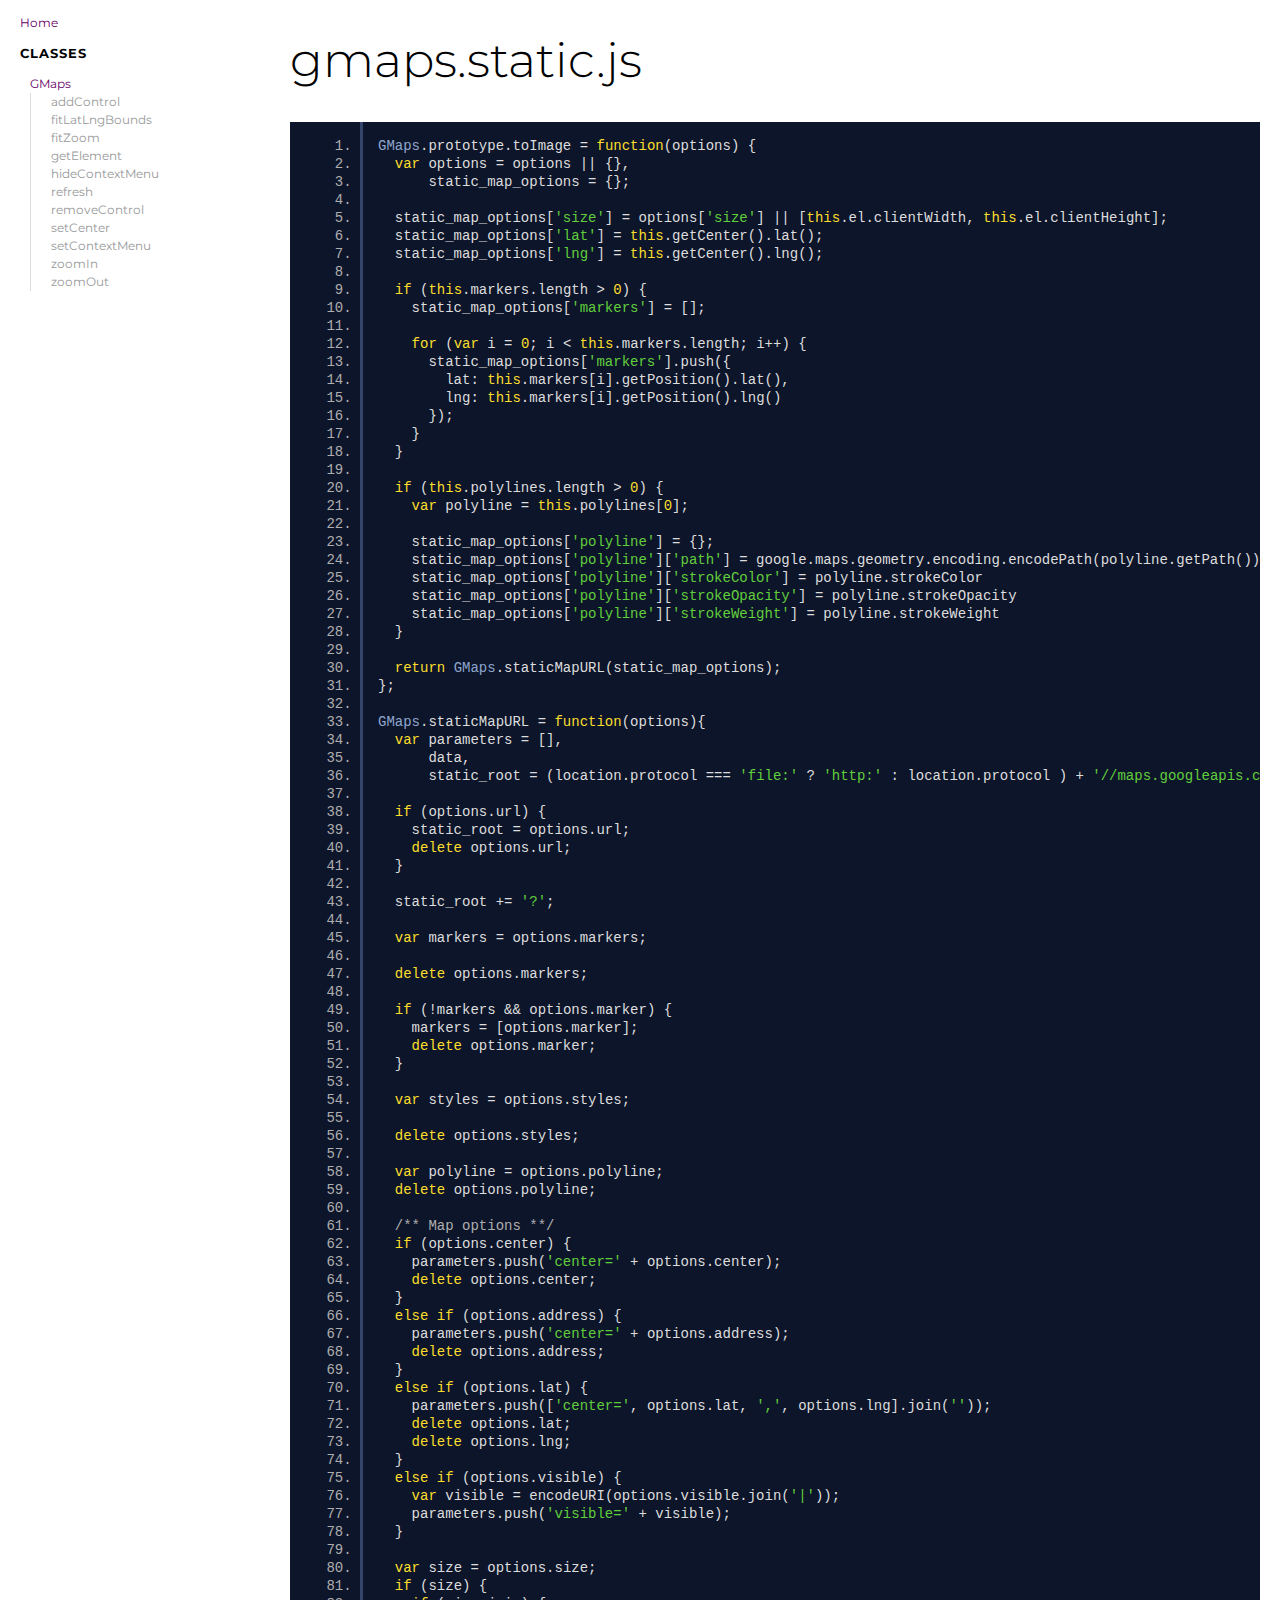
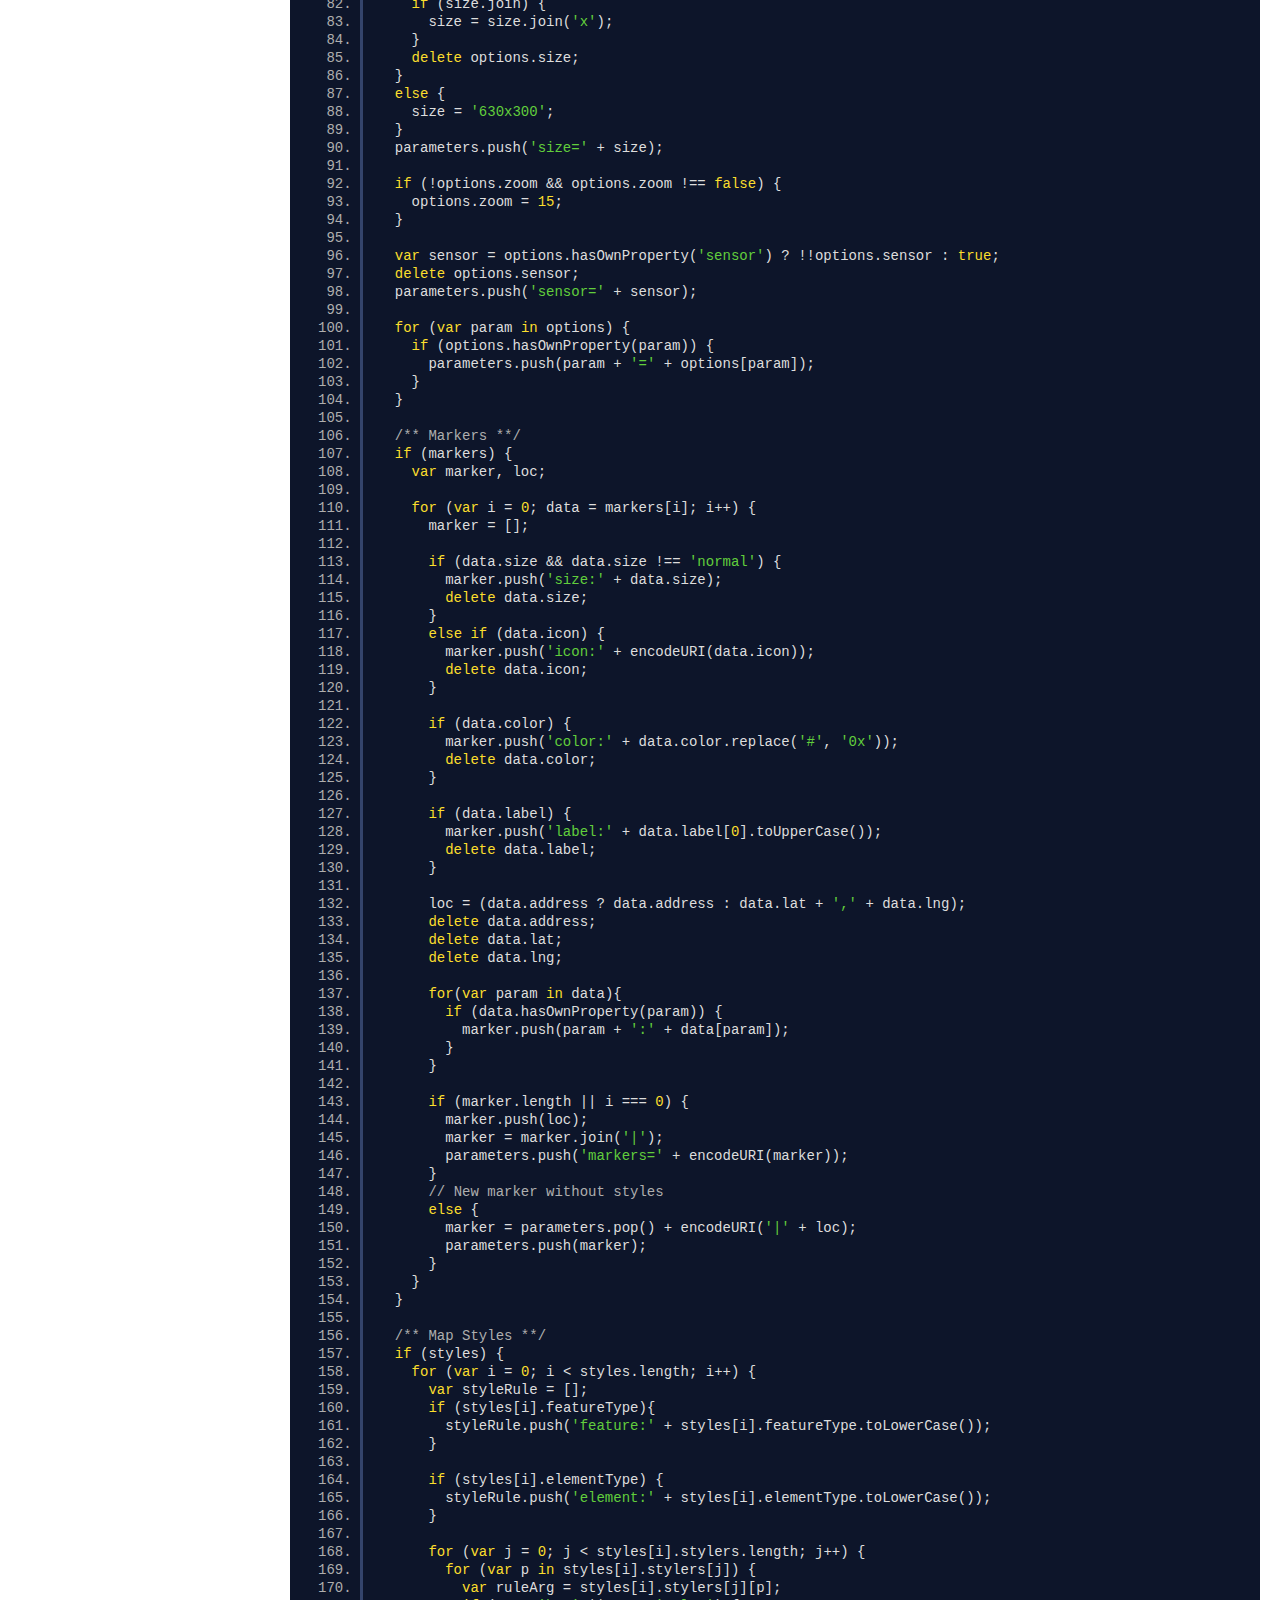
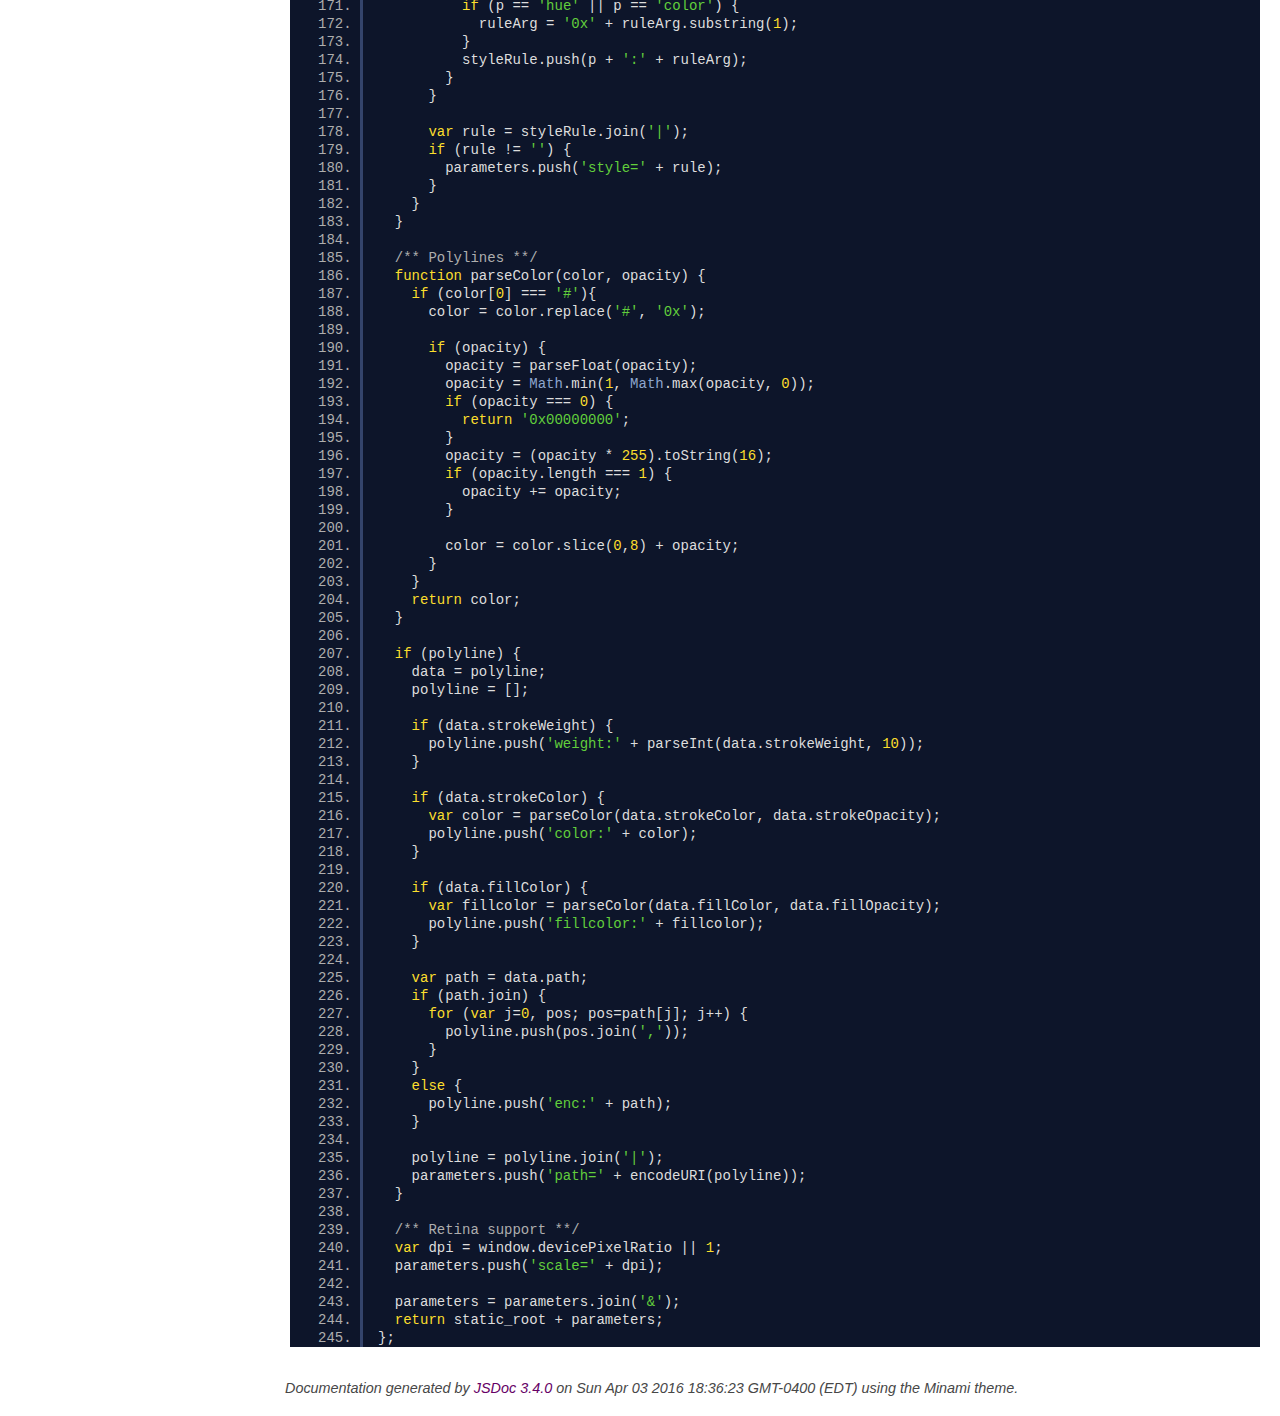
<file: googlemap/gmaps-master/docs/gmaps.static.js.html>
<!DOCTYPE html>
<html lang="en">
<head>
    <meta charset="utf-8">
    <title>gmaps.static.js - Documentation</title>

    <script src="scripts/prettify/prettify.js"></script>
    <script src="scripts/prettify/lang-css.js"></script>
    <!--[if lt IE 9]>
      <script src="//html5shiv.googlecode.com/svn/trunk/html5.js"></script>
    <![endif]-->
    <link type="text/css" rel="stylesheet" href="https://code.ionicframework.com/ionicons/2.0.1/css/ionicons.min.css">
    <link type="text/css" rel="stylesheet" href="styles/prettify.css">
    <link type="text/css" rel="stylesheet" href="styles/jsdoc.css">
</head>
<body>

<input type="checkbox" id="nav-trigger" class="nav-trigger" />
<label for="nav-trigger" class="navicon-button x">
  <div class="navicon"></div>
</label>

<label for="nav-trigger" class="overlay"></label>

<nav>
    <h2><a href="index.html">Home</a></h2><h3>Classes</h3><ul><li><a href="GMaps.html">GMaps</a><ul class='methods'><li data-type='method'><a href="GMaps.html#addControl">addControl</a></li><li data-type='method'><a href="GMaps.html#fitLatLngBounds">fitLatLngBounds</a></li><li data-type='method'><a href="GMaps.html#fitZoom">fitZoom</a></li><li data-type='method'><a href="GMaps.html#getElement">getElement</a></li><li data-type='method'><a href="GMaps.html#hideContextMenu">hideContextMenu</a></li><li data-type='method'><a href="GMaps.html#refresh">refresh</a></li><li data-type='method'><a href="GMaps.html#removeControl">removeControl</a></li><li data-type='method'><a href="GMaps.html#setCenter">setCenter</a></li><li data-type='method'><a href="GMaps.html#setContextMenu">setContextMenu</a></li><li data-type='method'><a href="GMaps.html#zoomIn">zoomIn</a></li><li data-type='method'><a href="GMaps.html#zoomOut">zoomOut</a></li></ul></li></ul>
</nav>

<div id="main">
    
    <h1 class="page-title">gmaps.static.js</h1>
    

    



    
    <section>
        <article>
            <pre class="prettyprint source linenums"><code>GMaps.prototype.toImage = function(options) {
  var options = options || {},
      static_map_options = {};

  static_map_options['size'] = options['size'] || [this.el.clientWidth, this.el.clientHeight];
  static_map_options['lat'] = this.getCenter().lat();
  static_map_options['lng'] = this.getCenter().lng();

  if (this.markers.length > 0) {
    static_map_options['markers'] = [];
    
    for (var i = 0; i &lt; this.markers.length; i++) {
      static_map_options['markers'].push({
        lat: this.markers[i].getPosition().lat(),
        lng: this.markers[i].getPosition().lng()
      });
    }
  }

  if (this.polylines.length > 0) {
    var polyline = this.polylines[0];
    
    static_map_options['polyline'] = {};
    static_map_options['polyline']['path'] = google.maps.geometry.encoding.encodePath(polyline.getPath());
    static_map_options['polyline']['strokeColor'] = polyline.strokeColor
    static_map_options['polyline']['strokeOpacity'] = polyline.strokeOpacity
    static_map_options['polyline']['strokeWeight'] = polyline.strokeWeight
  }

  return GMaps.staticMapURL(static_map_options);
};

GMaps.staticMapURL = function(options){
  var parameters = [],
      data,
      static_root = (location.protocol === 'file:' ? 'http:' : location.protocol ) + '//maps.googleapis.com/maps/api/staticmap';

  if (options.url) {
    static_root = options.url;
    delete options.url;
  }

  static_root += '?';

  var markers = options.markers;
  
  delete options.markers;

  if (!markers &amp;&amp; options.marker) {
    markers = [options.marker];
    delete options.marker;
  }

  var styles = options.styles;

  delete options.styles;

  var polyline = options.polyline;
  delete options.polyline;

  /** Map options **/
  if (options.center) {
    parameters.push('center=' + options.center);
    delete options.center;
  }
  else if (options.address) {
    parameters.push('center=' + options.address);
    delete options.address;
  }
  else if (options.lat) {
    parameters.push(['center=', options.lat, ',', options.lng].join(''));
    delete options.lat;
    delete options.lng;
  }
  else if (options.visible) {
    var visible = encodeURI(options.visible.join('|'));
    parameters.push('visible=' + visible);
  }

  var size = options.size;
  if (size) {
    if (size.join) {
      size = size.join('x');
    }
    delete options.size;
  }
  else {
    size = '630x300';
  }
  parameters.push('size=' + size);

  if (!options.zoom &amp;&amp; options.zoom !== false) {
    options.zoom = 15;
  }

  var sensor = options.hasOwnProperty('sensor') ? !!options.sensor : true;
  delete options.sensor;
  parameters.push('sensor=' + sensor);

  for (var param in options) {
    if (options.hasOwnProperty(param)) {
      parameters.push(param + '=' + options[param]);
    }
  }

  /** Markers **/
  if (markers) {
    var marker, loc;

    for (var i = 0; data = markers[i]; i++) {
      marker = [];

      if (data.size &amp;&amp; data.size !== 'normal') {
        marker.push('size:' + data.size);
        delete data.size;
      }
      else if (data.icon) {
        marker.push('icon:' + encodeURI(data.icon));
        delete data.icon;
      }

      if (data.color) {
        marker.push('color:' + data.color.replace('#', '0x'));
        delete data.color;
      }

      if (data.label) {
        marker.push('label:' + data.label[0].toUpperCase());
        delete data.label;
      }

      loc = (data.address ? data.address : data.lat + ',' + data.lng);
      delete data.address;
      delete data.lat;
      delete data.lng;

      for(var param in data){
        if (data.hasOwnProperty(param)) {
          marker.push(param + ':' + data[param]);
        }
      }

      if (marker.length || i === 0) {
        marker.push(loc);
        marker = marker.join('|');
        parameters.push('markers=' + encodeURI(marker));
      }
      // New marker without styles
      else {
        marker = parameters.pop() + encodeURI('|' + loc);
        parameters.push(marker);
      }
    }
  }

  /** Map Styles **/
  if (styles) {
    for (var i = 0; i &lt; styles.length; i++) {
      var styleRule = [];
      if (styles[i].featureType){
        styleRule.push('feature:' + styles[i].featureType.toLowerCase());
      }

      if (styles[i].elementType) {
        styleRule.push('element:' + styles[i].elementType.toLowerCase());
      }

      for (var j = 0; j &lt; styles[i].stylers.length; j++) {
        for (var p in styles[i].stylers[j]) {
          var ruleArg = styles[i].stylers[j][p];
          if (p == 'hue' || p == 'color') {
            ruleArg = '0x' + ruleArg.substring(1);
          }
          styleRule.push(p + ':' + ruleArg);
        }
      }

      var rule = styleRule.join('|');
      if (rule != '') {
        parameters.push('style=' + rule);
      }
    }
  }

  /** Polylines **/
  function parseColor(color, opacity) {
    if (color[0] === '#'){
      color = color.replace('#', '0x');

      if (opacity) {
        opacity = parseFloat(opacity);
        opacity = Math.min(1, Math.max(opacity, 0));
        if (opacity === 0) {
          return '0x00000000';
        }
        opacity = (opacity * 255).toString(16);
        if (opacity.length === 1) {
          opacity += opacity;
        }

        color = color.slice(0,8) + opacity;
      }
    }
    return color;
  }

  if (polyline) {
    data = polyline;
    polyline = [];

    if (data.strokeWeight) {
      polyline.push('weight:' + parseInt(data.strokeWeight, 10));
    }

    if (data.strokeColor) {
      var color = parseColor(data.strokeColor, data.strokeOpacity);
      polyline.push('color:' + color);
    }

    if (data.fillColor) {
      var fillcolor = parseColor(data.fillColor, data.fillOpacity);
      polyline.push('fillcolor:' + fillcolor);
    }

    var path = data.path;
    if (path.join) {
      for (var j=0, pos; pos=path[j]; j++) {
        polyline.push(pos.join(','));
      }
    }
    else {
      polyline.push('enc:' + path);
    }

    polyline = polyline.join('|');
    parameters.push('path=' + encodeURI(polyline));
  }

  /** Retina support **/
  var dpi = window.devicePixelRatio || 1;
  parameters.push('scale=' + dpi);

  parameters = parameters.join('&amp;');
  return static_root + parameters;
};
</code></pre>
        </article>
    </section>




</div>

<br class="clear">

<footer>
    Documentation generated by <a href="https://github.com/jsdoc3/jsdoc">JSDoc 3.4.0</a> on Sun Apr 03 2016 18:36:23 GMT-0400 (EDT) using the Minami theme.
</footer>

<script>prettyPrint();</script>
<script src="scripts/linenumber.js"></script>
</body>
</html>
</file>
<file: googlemap/gmaps-master/test/lib/jasmine.css>
body { background-color: #eeeeee; padding: 0; margin: 5px; overflow-y: scroll; }

#HTMLReporter { font-size: 11px; font-family: Monaco, "Lucida Console", monospace; line-height: 14px; color: #333333; }
#HTMLReporter a { text-decoration: none; }
#HTMLReporter a:hover { text-decoration: underline; }
#HTMLReporter p, #HTMLReporter h1, #HTMLReporter h2, #HTMLReporter h3, #HTMLReporter h4, #HTMLReporter h5, #HTMLReporter h6 { margin: 0; line-height: 14px; }
#HTMLReporter .banner, #HTMLReporter .symbolSummary, #HTMLReporter .summary, #HTMLReporter .resultMessage, #HTMLReporter .specDetail .description, #HTMLReporter .alert .bar, #HTMLReporter .stackTrace { padding-left: 9px; padding-right: 9px; }
#HTMLReporter #jasmine_content { position: fixed; right: 100%; }
#HTMLReporter .version { color: #aaaaaa; }
#HTMLReporter .banner { margin-top: 14px; }
#HTMLReporter .duration { color: #aaaaaa; float: right; }
#HTMLReporter .symbolSummary { overflow: hidden; *zoom: 1; margin: 14px 0; }
#HTMLReporter .symbolSummary li { display: block; float: left; height: 7px; width: 14px; margin-bottom: 7px; font-size: 16px; }
#HTMLReporter .symbolSummary li.passed { font-size: 14px; }
#HTMLReporter .symbolSummary li.passed:before { color: #5e7d00; content: "\02022"; }
#HTMLReporter .symbolSummary li.failed { line-height: 9px; }
#HTMLReporter .symbolSummary li.failed:before { color: #b03911; content: "x"; font-weight: bold; margin-left: -1px; }
#HTMLReporter .symbolSummary li.skipped { font-size: 14px; }
#HTMLReporter .symbolSummary li.skipped:before { color: #bababa; content: "\02022"; }
#HTMLReporter .symbolSummary li.pending { line-height: 11px; }
#HTMLReporter .symbolSummary li.pending:before { color: #aaaaaa; content: "-"; }
#HTMLReporter .exceptions { color: #fff; float: right; margin-top: 5px; margin-right: 5px; }
#HTMLReporter .bar { line-height: 28px; font-size: 14px; display: block; color: #eee; }
#HTMLReporter .runningAlert { background-color: #666666; }
#HTMLReporter .skippedAlert { background-color: #aaaaaa; }
#HTMLReporter .skippedAlert:first-child { background-color: #333333; }
#HTMLReporter .skippedAlert:hover { text-decoration: none; color: white; text-decoration: underline; }
#HTMLReporter .passingAlert { background-color: #a6b779; }
#HTMLReporter .passingAlert:first-child { background-color: #5e7d00; }
#HTMLReporter .failingAlert { background-color: #cf867e; }
#HTMLReporter .failingAlert:first-child { background-color: #b03911; }
#HTMLReporter .results { margin-top: 14px; }
#HTMLReporter #details { display: none; }
#HTMLReporter .resultsMenu, #HTMLReporter .resultsMenu a { background-color: #fff; color: #333333; }
#HTMLReporter.showDetails .summaryMenuItem { font-weight: normal; text-decoration: inherit; }
#HTMLReporter.showDetails .summaryMenuItem:hover { text-decoration: underline; }
#HTMLReporter.showDetails .detailsMenuItem { font-weight: bold; text-decoration: underline; }
#HTMLReporter.showDetails .summary { display: none; }
#HTMLReporter.showDetails #details { display: block; }
#HTMLReporter .summaryMenuItem { font-weight: bold; text-decoration: underline; }
#HTMLReporter .summary { margin-top: 14px; }
#HTMLReporter .summary .suite .suite, #HTMLReporter .summary .specSummary { margin-left: 14px; }
#HTMLReporter .summary .specSummary.passed a { color: #5e7d00; }
#HTMLReporter .summary .specSummary.failed a { color: #b03911; }
#HTMLReporter .description + .suite { margin-top: 0; }
#HTMLReporter .suite { margin-top: 14px; }
#HTMLReporter .suite a { color: #333333; }
#HTMLReporter #details .specDetail { margin-bottom: 28px; }
#HTMLReporter #details .specDetail .description { display: block; color: white; background-color: #b03911; }
#HTMLReporter .resultMessage { padding-top: 14px; color: #333333; }
#HTMLReporter .resultMessage span.result { display: block; }
#HTMLReporter .stackTrace { margin: 5px 0 0 0; max-height: 224px; overflow: auto; line-height: 18px; color: #666666; border: 1px solid #ddd; background: white; white-space: pre; }

#TrivialReporter { padding: 8px 13px; position: absolute; top: 0; bottom: 0; left: 0; right: 0; overflow-y: scroll; background-color: white; font-family: "Helvetica Neue Light", "Lucida Grande", "Calibri", "Arial", sans-serif; /*.resultMessage {*/ /*white-space: pre;*/ /*}*/ }
#TrivialReporter a:visited, #TrivialReporter a { color: #303; }
#TrivialReporter a:hover, #TrivialReporter a:active { color: blue; }
#TrivialReporter .run_spec { float: right; padding-right: 5px; font-size: .8em; text-decoration: none; }
#TrivialReporter .banner { color: #303; background-color: #fef; padding: 5px; }
#TrivialReporter .logo { float: left; font-size: 1.1em; padding-left: 5px; }
#TrivialReporter .logo .version { font-size: .6em; padding-left: 1em; }
#TrivialReporter .runner.running { background-color: yellow; }
#TrivialReporter .options { text-align: right; font-size: .8em; }
#TrivialReporter .suite { border: 1px outset gray; margin: 5px 0; padding-left: 1em; }
#TrivialReporter .suite .suite { margin: 5px; }
#TrivialReporter .suite.passed { background-color: #dfd; }
#TrivialReporter .suite.failed { background-color: #fdd; }
#TrivialReporter .spec { margin: 5px; padding-left: 1em; clear: both; }
#TrivialReporter .spec.failed, #TrivialReporter .spec.passed, #TrivialReporter .spec.skipped { padding-bottom: 5px; border: 1px solid gray; }
#TrivialReporter .spec.failed { background-color: #fbb; border-color: red; }
#TrivialReporter .spec.passed { background-color: #bfb; border-color: green; }
#TrivialReporter .spec.skipped { background-color: #bbb; }
#TrivialReporter .messages { border-left: 1px dashed gray; padding-left: 1em; padding-right: 1em; }
#TrivialReporter .passed { background-color: #cfc; display: none; }
#TrivialReporter .failed { background-color: #fbb; }
#TrivialReporter .skipped { color: #777; background-color: #eee; display: none; }
#TrivialReporter .resultMessage span.result { display: block; line-height: 2em; color: black; }
#TrivialReporter .resultMessage .mismatch { color: black; }
#TrivialReporter .stackTrace { white-space: pre; font-size: .8em; margin-left: 10px; max-height: 5em; overflow: auto; border: 1px inset red; padding: 1em; background: #eef; }
#TrivialReporter .finished-at { padding-left: 1em; font-size: .6em; }
#TrivialReporter.show-passed .passed, #TrivialReporter.show-skipped .skipped { display: block; }
#TrivialReporter #jasmine_content { position: fixed; right: 100%; }
#TrivialReporter .runner { border: 1px solid gray; display: block; margin: 5px 0; padding: 2px 0 2px 10px; }
</file>
<file: googlemap/gmaps-master/test/style.css>
body {
font-family: sans-serif;
}

h1, h2, h3, h4, h5, h6 {
  margin: 0;
  font-weight: lighter;
  text-transform: lowercase;
  font-variant: small-caps;
}

.map,
.panorama {
  width: 100%;
  height: 100px;
}

.with-columns {
  display: block;
  width: 100%;
  overflow: hidden;
}

.with-columns .map,
.with-columns .panorama {
  display: block;
  width: 50%;
  height: 150px;
  float: left;
}
</file>
<file: googlemap/gmaps-master/docs/styles/prettify.css>
.pln {
  color: #ddd;
}

/* string content */
.str {
  color: #61ce3c;
}

/* a keyword */
.kwd {
  color: #fbde2d;
}

/* a comment */
.com {
  color: #aeaeae;
}

/* a type name */
.typ {
  color: #8da6ce;
}

/* a literal value */
.lit {
  color: #fbde2d;
}

/* punctuation */
.pun {
  color: #ddd;
}

/* lisp open bracket */
.opn {
  color: #000000;
}

/* lisp close bracket */
.clo {
  color: #000000;
}

/* a markup tag name */
.tag {
  color: #c82829;
}

/* a markup attribute name */
.atn {
  color: #f5871f;
}

/* a markup attribute value */
.atv {
  color: #3e999f;
}

/* a declaration */
.dec {
  color: #f5871f;
}

/* a variable name */
.var {
  color: #c82829;
}

/* a function name */
.fun {
  color: #4271ae;
}

/* Specify class=linenums on a pre to get line numbering */
ol.linenums {
  margin-top: 0;
  margin-bottom: 0;
}
</file>
<file: googlemap/gmaps-master/docs/styles/jsdoc.css>
@import url(https://fonts.googleapis.com/css?family=Montserrat:400,700);

* {
  box-sizing: border-box
}

html, body {
  height: 100%;
  width: 100%;
}

body {
  color: #4d4e53;
  background-color: white;
  margin: 0 auto;
  padding: 0 20px;
  font-family: 'Helvetica Neue', Helvetica, sans-serif;
  font-size: 16px;
  line-height: 160%;
}

a,
a:active {
  color: #606;
  text-decoration: none;
}

a:hover {
  text-decoration: none;
}

article a {
  border-bottom: 1px solid #ddd;
}

article a:hover, article a:active {
  border-bottom-color: #222;
}

p, ul, ol, blockquote {
  margin-bottom: 1em;
}

h1, h2, h3, h4, h5, h6 {
  font-family: 'Montserrat', sans-serif;
}

h1, h2, h3, h4, h5, h6 {
  color: #000;
  font-weight: 400;
  margin: 0;
}

h1 {
  font-weight: 300;
  font-size: 48px;
  margin: 1em 0 .5em;
}

h1.page-title {
  font-size: 48px;
  margin: 1em 30px;
}

h2 {
  font-size: 24px;
  margin: 1.5em 0 .3em;
}

h3 {
  font-size: 24px;
  margin: 1.2em 0 .3em;
}

h4 {
  font-size: 18px;
  margin: 1em 0 .2em;
  color: #4d4e53;
}

h4.name {
  color: #fff;
  background: #6d426d;
  box-shadow: 0 .25em .5em #d3d3d3;
  border-top: 1px solid #d3d3d3;
  border-bottom: 1px solid #d3d3d3;
  margin: 1.5em 0 0.5em;
  padding: .75em 0 .75em 10px;
}

h5, .container-overview .subsection-title {
  font-size: 120%;
  letter-spacing: -0.01em;
  margin: 8px 0 3px 0;
}

h6 {
  font-size: 100%;
  letter-spacing: -0.01em;
  margin: 6px 0 3px 0;
  font-style: italic;
}

tt, code, kbd, samp {
  font-family: Consolas, Monaco, 'Andale Mono', monospace;
  background: #f4f4f4;
  padding: 1px 5px;
}

.class-description {
  font-size: 130%;
  line-height: 140%;
  margin-bottom: 1em;
  margin-top: 1em;
}

.class-description:empty {
  margin: 0
}

#main {
  float: right;
  min-width: 360px;
  width: calc(100% - 240px);
}

header {
  display: block
}

section {
  display: block;
  background-color: #fff;
  padding: 0 0 0 30px;
}

.variation {
  display: none
}

.signature-attributes {
  font-size: 60%;
  color: #eee;
  font-style: italic;
  font-weight: lighter;
}

nav {
  float: left;
  display: block;
  width: 250px;
  background: #fff;
  overflow: auto;
  position: fixed;
  height: 100%;
}

nav h3 {
  margin-top: 12px;
  font-size: 13px;
  text-transform: uppercase;
  letter-spacing: 1px;
  font-weight: 700;
  line-height: 24px;
  margin: 15px 0 10px;
  padding: 0;
  color: #000;
}

nav ul {
  font-family: 'Lucida Grande', 'Lucida Sans Unicode', arial, sans-serif;
  font-size: 100%;
  line-height: 17px;
  padding: 0;
  margin: 0;
  list-style-type: none;
}

nav ul a,
nav ul a:active {
  font-family: 'Montserrat', sans-serif;
  line-height: 18px;
  padding: 0;
  display: block;
  font-size: 12px;
}

nav a:hover,
nav a:active {
  color: #606;
}

nav > ul {
  padding: 0 10px;
}

nav > ul > li > a {
  color: #606;
}

nav ul ul {
  margin-bottom: 10px
}

nav ul ul a {
  color: hsl(207, 1%, 60%);
  border-left: 1px solid hsl(207, 10%, 86%);
}

nav ul ul a,
nav ul ul a:active {
  padding-left: 20px
}

nav h2 {
   font-size: 12px;
   margin: 0;
   padding: 0;
}

nav > h2 > a {
   display: block;
   margin: 10px 0 -10px;
   color: #606 !important;
}

footer {
  color: hsl(0, 0%, 28%);
  margin-left: 250px;
  display: block;
  padding: 15px;
  font-style: italic;
  font-size: 90%;
}

.ancestors {
  color: #999
}

.ancestors a {
   color: #999 !important;
}

.clear {
  clear: both
}

.important {
  font-weight: bold;
  color: #950B02;
}

.yes-def {
  text-indent: -1000px
}

.type-signature {
  color: #CA79CA
}

.type-signature:last-child {
  color: #eee;
}

.name, .signature {
  font-family: Consolas, Monaco, 'Andale Mono', monospace
}

.signature {
    color: #fc83ff;
}

.details {
  margin-top: 6px;
  border-left: 2px solid #DDD;
  line-height: 20px;
  font-size: 14px;
}

.details dt {
   width: 120px;
   float: left;
   padding-left: 10px;
}

.details dd {
   margin-left: 70px;
   margin-top: 6px;
   margin-bottom: 6px;
}

.details ul {
   margin: 0
}

.details ul {
   list-style-type: none
}

.details pre.prettyprint {
   margin: 0
}

.details .object-value {
   padding-top: 0
}

.description {
  margin-bottom: 1em;
  margin-top: 1em;
}

.code-caption {
  font-style: italic;
  font-size: 107%;
  margin: 0;
}

.prettyprint {
  font-size: 14px;
  overflow: auto;
}

.prettyprint.source {
  width: inherit;
  line-height: 18px;
  display: block;
  background-color: #0d152a;
  color: #aeaeae;
}

.prettyprint code {
  line-height: 18px;
  display: block;
  background-color: #0d152a;
  color: #4D4E53;
}

.prettyprint > code {
  padding: 15px;
}

.prettyprint .linenums code {
  padding: 0 15px
}

.prettyprint .linenums li:first-of-type code {
  padding-top: 15px
}

.prettyprint code span.line {
  display: inline-block
}

.prettyprint.linenums {
  padding-left: 70px;
  -webkit-user-select: none;
  -moz-user-select: none;
  -ms-user-select: none;
  user-select: none;
}

.prettyprint.linenums ol {
   padding-left: 0
}

.prettyprint.linenums li {
   border-left: 3px #34446B solid;
}

.prettyprint.linenums li.selected, .prettyprint.linenums li.selected * {
   background-color: #34446B;
}

.prettyprint.linenums li * {
   -webkit-user-select: text;
   -moz-user-select: text;
   -ms-user-select: text;
   user-select: text;
}

.params, .props {
  border-spacing: 0;
  border: 1px solid #ddd;
  border-collapse: collapse;
  border-radius: 3px;
  box-shadow: 0 1px 3px rgba(0,0,0,0.1);
  width: 100%;
  font-size: 14px;
  margin: 1em 0;
}

.params td, .params .name, .props .name, .name code {
   color: #4D4E53;
   font-family: Consolas, Monaco, 'Andale Mono', monospace;
   font-size: 100%;
}

.params td, .params th, .props td, .props th {
   margin: 0px;
   text-align: left;
   vertical-align: top;
   padding: 10px;
   display: table-cell;
}

.params td {
   border-top: 1px solid #eee
}

.params thead tr, .props thead tr {
   background-color: #fff;
   font-weight: bold;
}

.params .params thead tr, .props .props thead tr {
   background-color: #fff;
   font-weight: bold;
}

.params td.description > p:first-child, .props td.description > p:first-child {
   margin-top: 0;
   padding-top: 0;
}

.params td.description > p:last-child, .props td.description > p:last-child {
   margin-bottom: 0;
   padding-bottom: 0;
}

span.param-type, .params td .param-type, .param-type dd {
   color: #606;
  font-family: Consolas, Monaco, 'Andale Mono', monospace
}

.param-type dt, .param-type dd {
  display: inline-block
}

.param-type {
  margin: 14px 0;
}

.disabled {
  color: #454545
}

/* navicon button */
.navicon-button {
  display: none;
  position: relative;
  padding: 2.0625rem 1.5rem;
  transition: 0.25s;
  cursor: pointer;
  -webkit-user-select: none;
     -moz-user-select: none;
      -ms-user-select: none;
          user-select: none;
  opacity: .8;
}
.navicon-button .navicon:before, .navicon-button .navicon:after {
  transition: 0.25s;
}
.navicon-button:hover {
  transition: 0.5s;
  opacity: 1;
}
.navicon-button:hover .navicon:before, .navicon-button:hover .navicon:after {
  transition: 0.25s;
}
.navicon-button:hover .navicon:before {
  top: .825rem;
}
.navicon-button:hover .navicon:after {
  top: -.825rem;
}

/* navicon */
.navicon {
  position: relative;
  width: 2.5em;
  height: .3125rem;
  background: #000;
  transition: 0.3s;
  border-radius: 2.5rem;
}
.navicon:before, .navicon:after {
  display: block;
  content: "";
  height: .3125rem;
  width: 2.5rem;
  background: #000;
  position: absolute;
  z-index: -1;
  transition: 0.3s 0.25s;
  border-radius: 1rem;
}
.navicon:before {
  top: .625rem;
}
.navicon:after {
  top: -.625rem;
}

/* open */
.nav-trigger:checked + label:not(.steps) .navicon:before,
.nav-trigger:checked + label:not(.steps) .navicon:after {
  top: 0 !important;
}

.nav-trigger:checked + label .navicon:before,
.nav-trigger:checked + label .navicon:after {
  transition: 0.5s;
}

/* Minus */
.nav-trigger:checked + label {
  -webkit-transform: scale(0.75);
          transform: scale(0.75);
}

/* × and + */
.nav-trigger:checked + label.plus .navicon,
.nav-trigger:checked + label.x .navicon {
  background: transparent;
}

.nav-trigger:checked + label.plus .navicon:before,
.nav-trigger:checked + label.x .navicon:before {
  -webkit-transform: rotate(-45deg);
          transform: rotate(-45deg);
  background: #FFF;
}

.nav-trigger:checked + label.plus .navicon:after,
.nav-trigger:checked + label.x .navicon:after {
  -webkit-transform: rotate(45deg);
          transform: rotate(45deg);
  background: #FFF;
}

.nav-trigger:checked + label.plus {
  -webkit-transform: scale(0.75) rotate(45deg);
          transform: scale(0.75) rotate(45deg);
}

.nav-trigger:checked ~ nav {
  left: 0 !important;
}

.nav-trigger:checked ~ .overlay {
  display: block;
}

.nav-trigger {
  position: fixed;
  top: 0;
  clip: rect(0, 0, 0, 0);
}

.overlay {
  display: none;
  position: fixed;
  top: 0;
  bottom: 0;
  left: 0;
  right: 0;
  width: 100%;
  height: 100%;
  background: hsla(0, 0%, 0%, 0.5);
  z-index: 1;
}

@media only screen and (min-width: 320px) and (max-width: 680px) {
  body {
    overflow-x: hidden;
  }

  nav {
    background: #FFF;
    width: 250px;
    height: 100%;
    position: fixed;
    top: 0;
    right: 0;
    bottom: 0;
    left: -250px;
    z-index: 3;
    padding: 0 10px;
    transition: left 0.2s;
  }

  .navicon-button {
    display: inline-block;
    position: fixed;
    top: 1.5em;
    right: 0;
    z-index: 2;
  }

  #main {
    width: 100%;
    min-width: 360px;
  }

  #main h1.page-title {
    margin: 1em 0;
  }

  #main section {
    padding: 0;
  }

  footer {
    margin-left: 0;
  }
}
</file>
